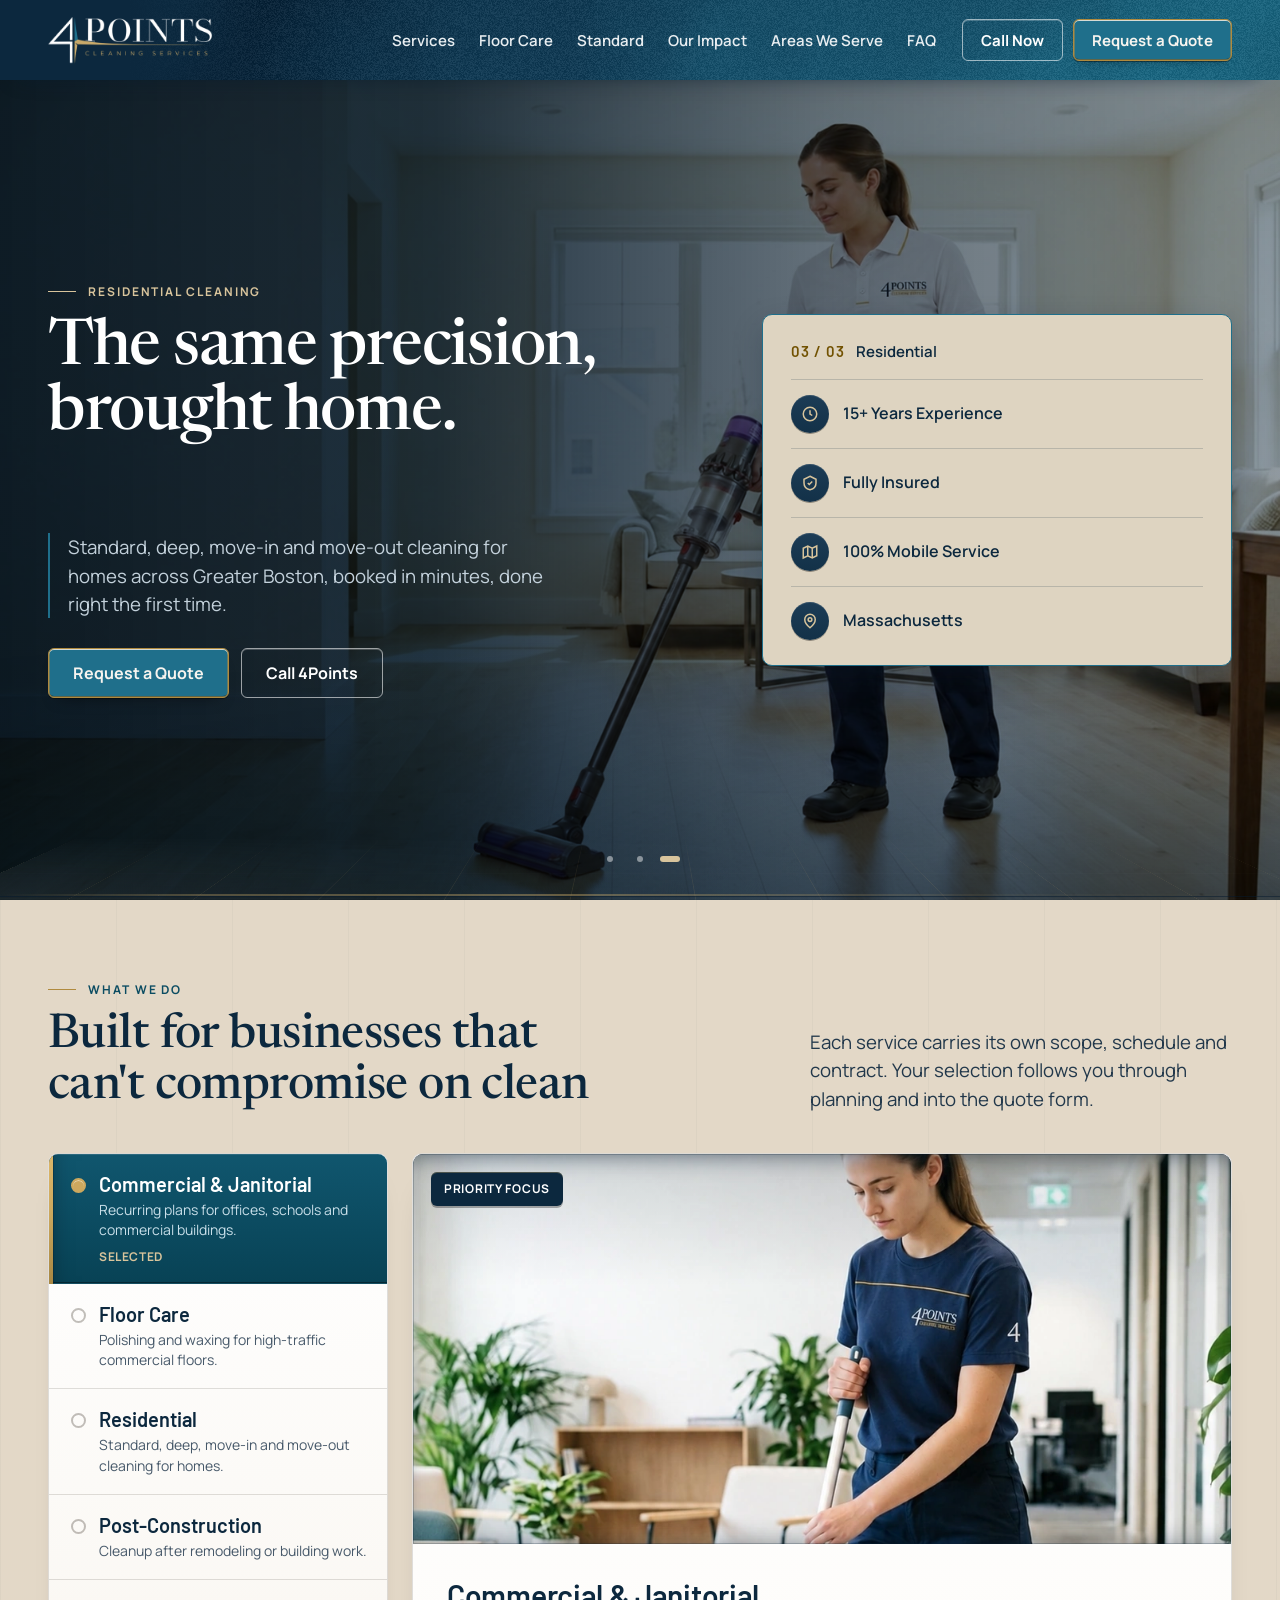
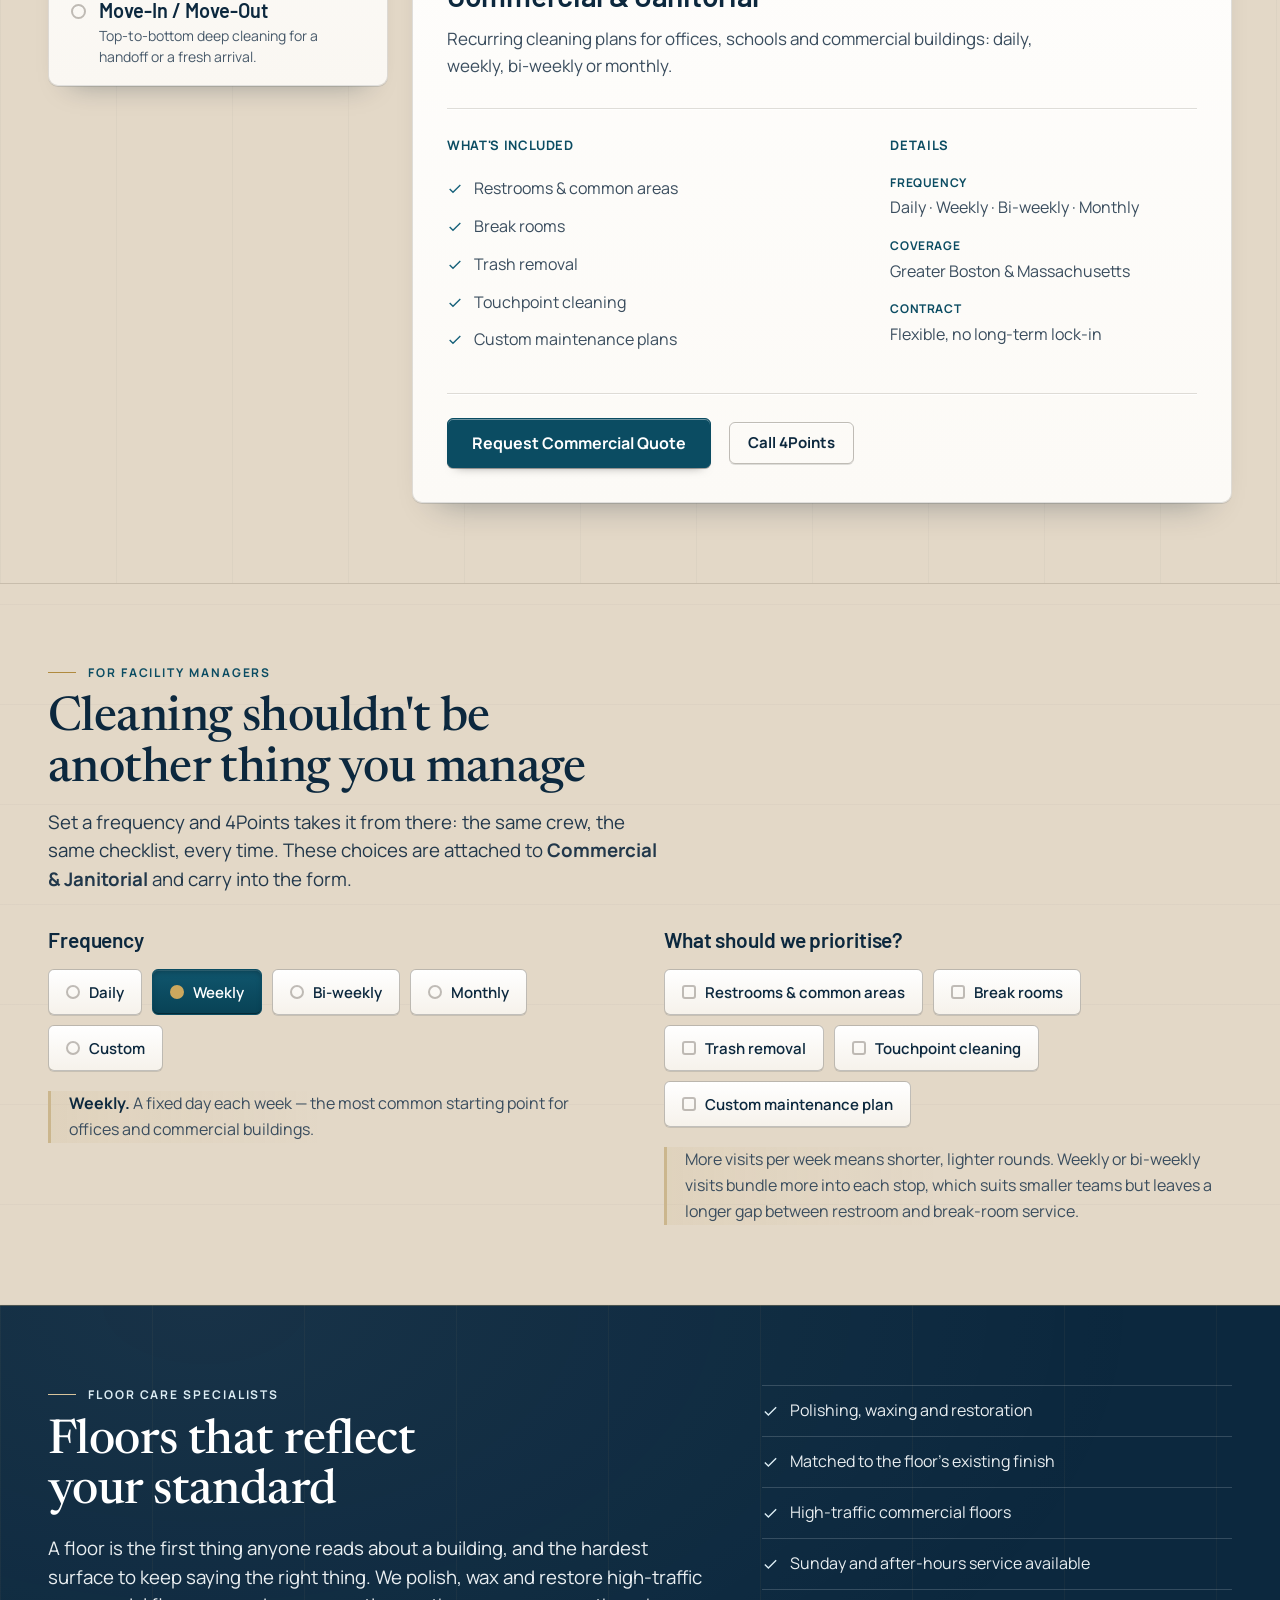
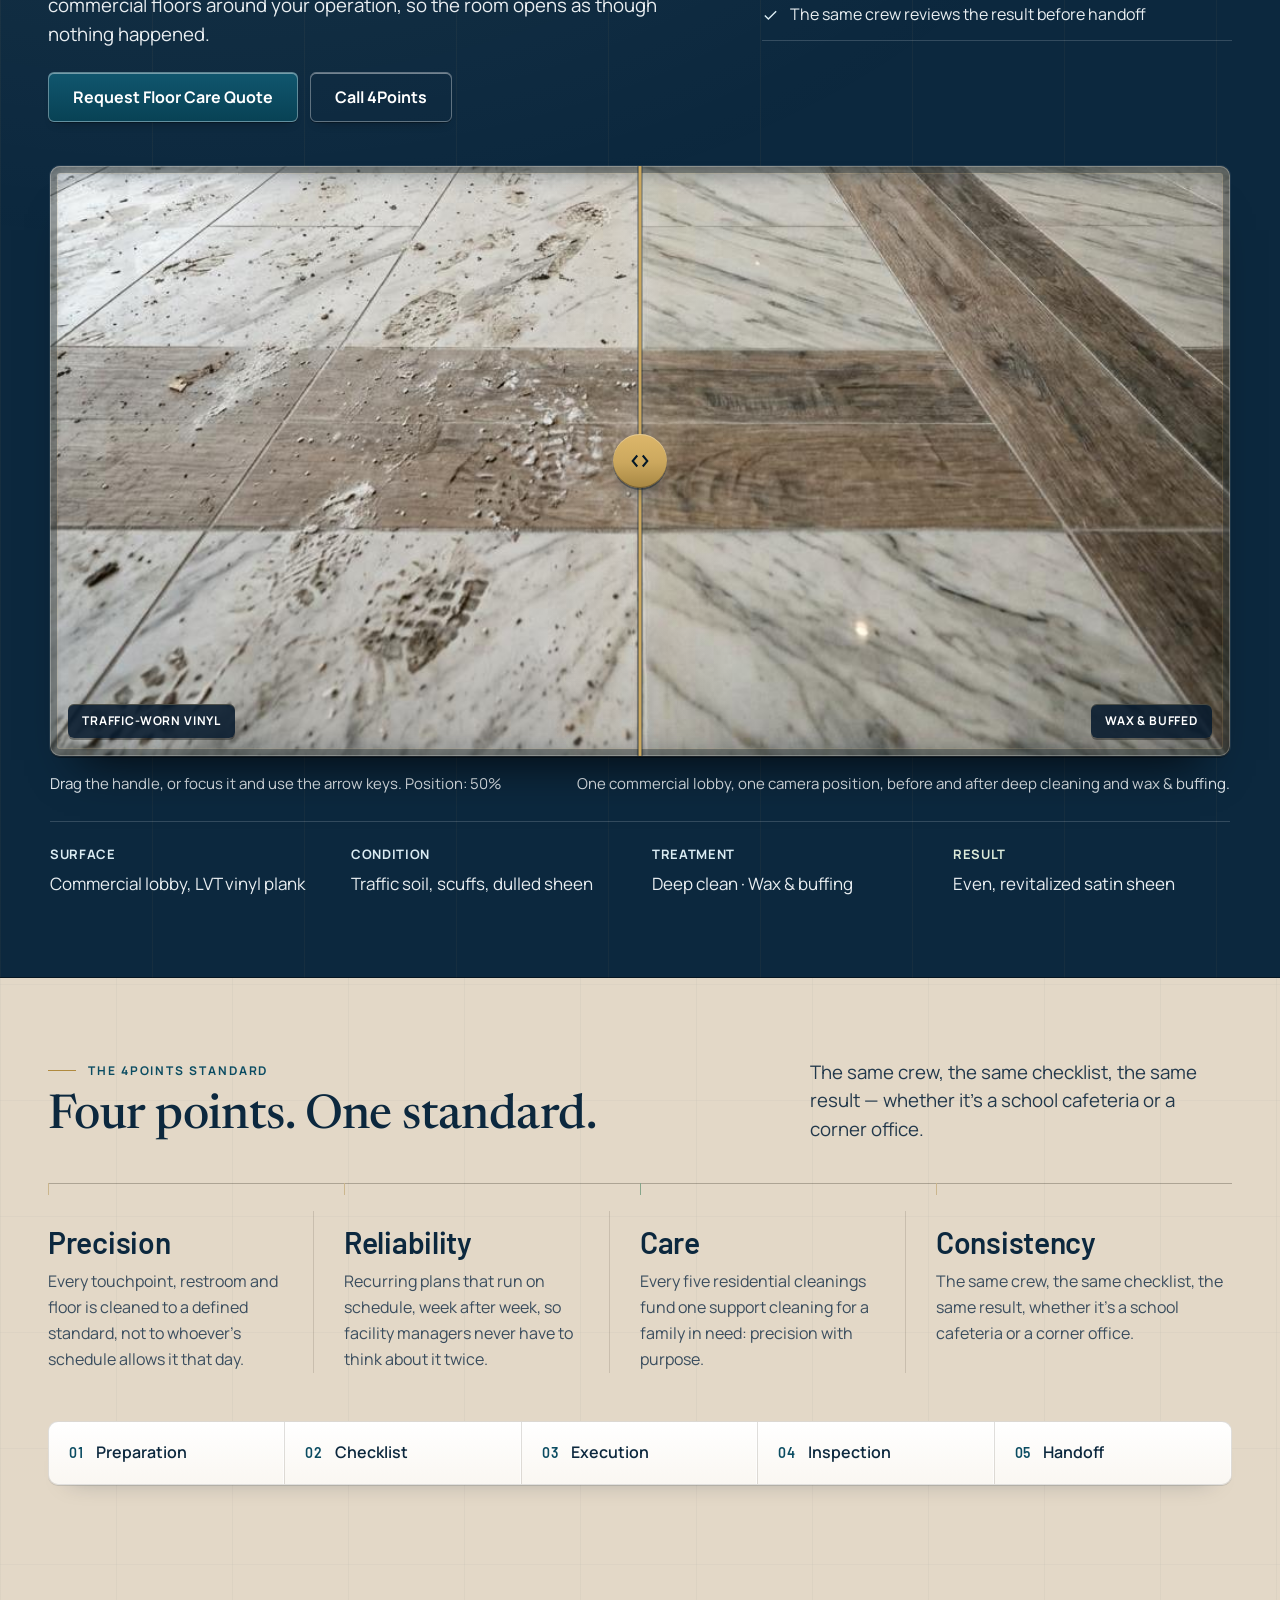
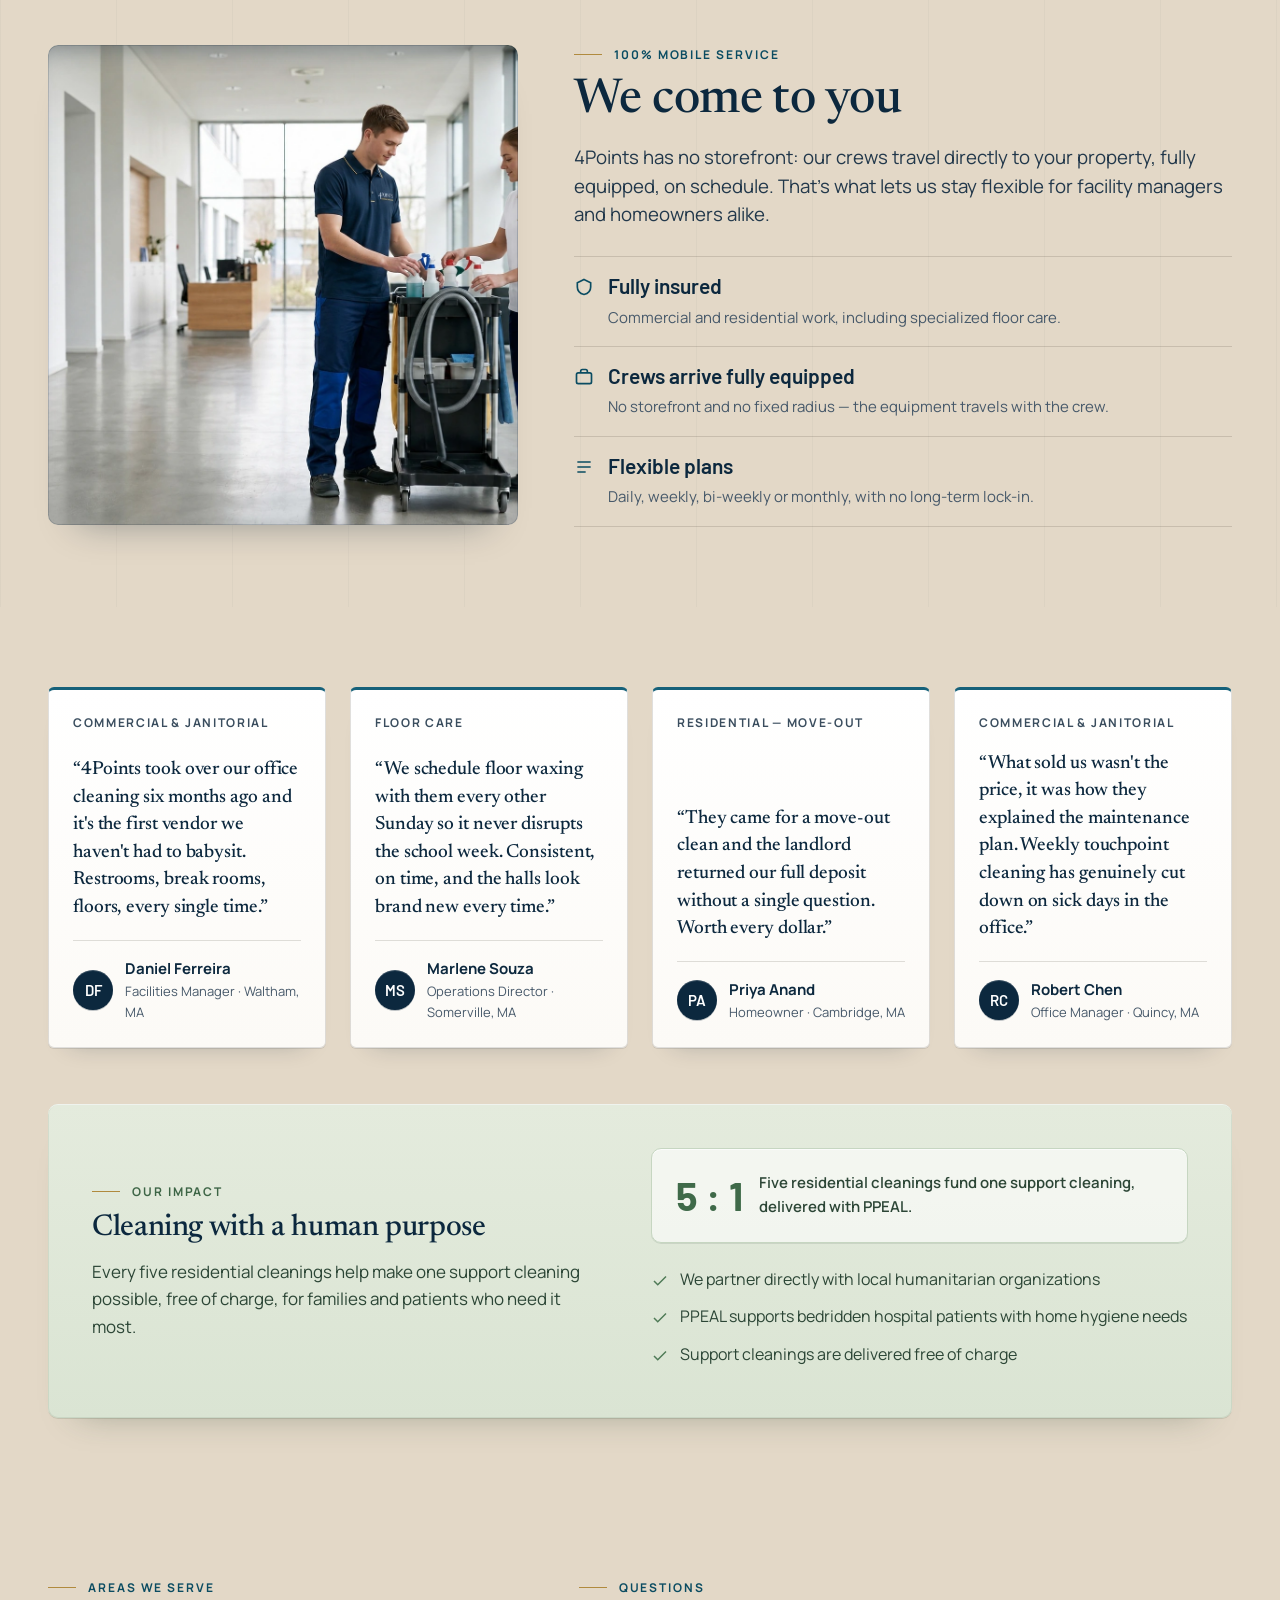
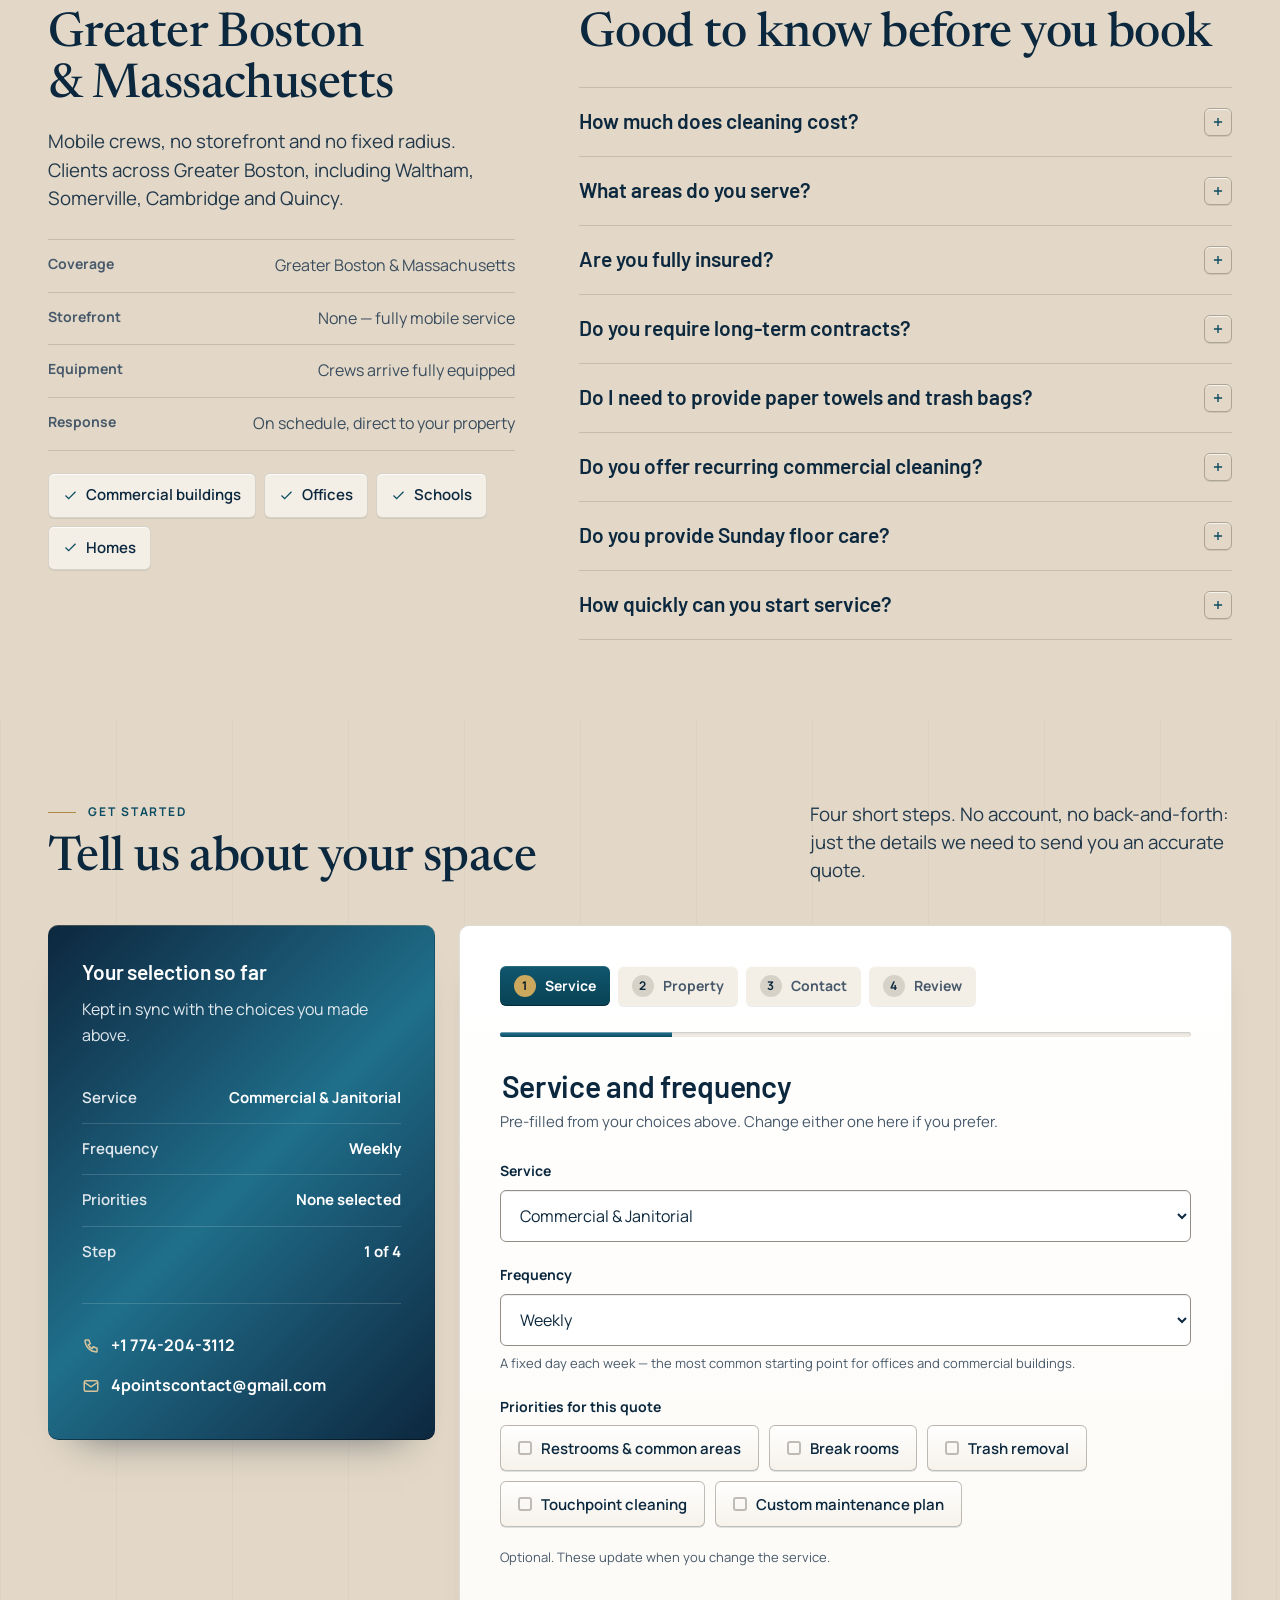
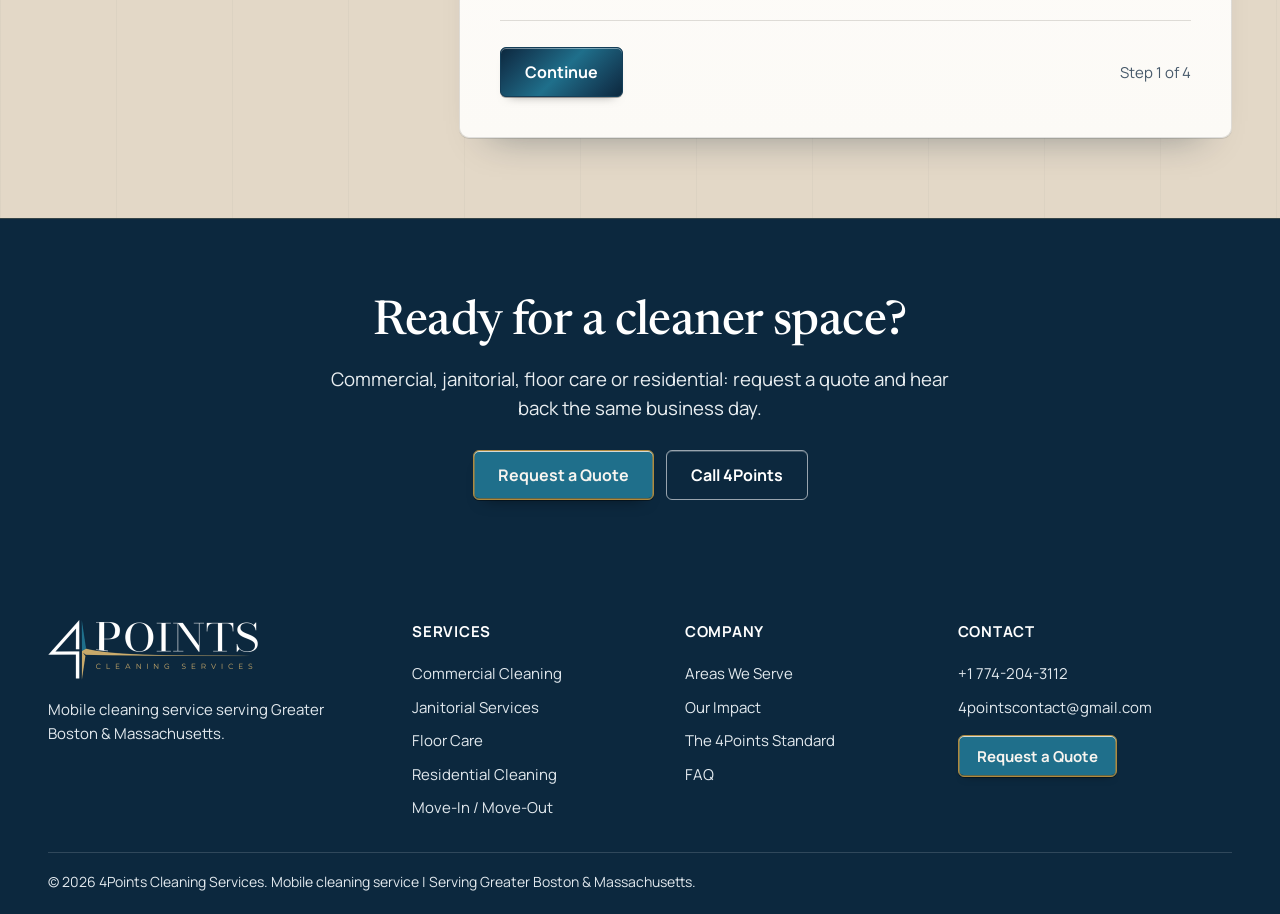
<file: index.html>
<!DOCTYPE html>
<html lang="en" data-art-direction="surface-plane" data-palette="atelie-operacional" data-brand-tones="logo" data-navy-flow="logo" data-navy-field="shader" data-sand-field="shader" data-cta-plate="osso" data-cta-fill="logo" data-hero-card="osso" data-header-logo="compacta" data-footer-height="compacta" data-btn-plate="rasante" data-type-scale="editorial" data-mobile-deck="baralho" data-mobile-chrome="seletor-indice">
<head>
<meta charset="UTF-8">
<meta name="viewport" content="width=device-width, initial-scale=1">
<title>4Points Cleaning Services | Commercial, Janitorial &amp; Floor Care | Greater Boston, MA</title>
<meta name="description" content="Precision commercial cleaning, janitorial services and floor care for facilities across Greater Boston and Massachusetts. Recurring plans, fully insured, 100% mobile.">
<link rel="icon" href="assets/images/favicon.png" sizes="150x150">
<link rel="preconnect" href="https://fonts.googleapis.com">
<link rel="preconnect" href="https://fonts.gstatic.com" crossorigin>
<link href="https://fonts.googleapis.com/css2?family=Barlow:wght@400;500;600;700&family=Manrope:wght@400;500;600;700&family=Newsreader:opsz,wght@6..72,500..600&display=swap" rel="stylesheet">
<link rel="stylesheet" href="css/styles.css?v=a1241d511e23">
</head>
<body>
<a class="skip" href="#main">Skip to main content</a>

<div class="nf-field" aria-hidden="true"><canvas class="nf-field__canvas" id="nfField"></canvas></div>
<div class="sf-field" aria-hidden="true"><canvas class="sf-field__canvas" id="sfField"></canvas></div>

<header class="site-header">
  <canvas class="nf-mirror" id="nfHeaderField" aria-hidden="true"></canvas>
  <div class="wrap u-relative">
    <div class="header-bar">
      <a class="logo" href="#top" aria-label="4Points Cleaning Services — home"></a>

      <nav class="main-nav" aria-label="Main">
        <ul>
          <li><a href="#services">Services</a></li>
          <li><a href="#floorcare">Floor Care</a></li>
          <li><a href="#approach">Standard</a></li>
          <li><a href="#impact">Our Impact</a></li>
          <li><a href="#coverage">Areas We Serve</a></li>
          <li><a href="#faq">FAQ</a></li>
        </ul>
      </nav>

      <div class="header-actions">
        <a class="btn btn--onDark btn--sm" href="tel:+17742043112">Call Now</a>
        <a class="btn btn--gold btn--sm js-cta" href="#quote" aria-label="Request a quote"><span><span class="btn__long">Request a </span>Quote</span></a>
      </div>

      <button class="nav-toggle" id="navToggle" type="button" aria-expanded="false" aria-controls="mobileNav">
        <svg width="18" height="18" viewBox="0 0 24 24" fill="none" stroke="currentColor" stroke-width="2.2" aria-hidden="true"><path d="M3 6h18M3 12h18M3 18h18"/></svg>
        <span id="navToggleLabel">Menu</span>
      </button>
    </div>

    <nav class="mobile-nav" aria-label="Mobile">
      <canvas class="nf-mirror" id="nfNavField" aria-hidden="true"></canvas>
      <div class="collapse" id="mobileNav" data-collapse>
        <div class="collapse__inner">
          <div class="nav-list">
          <a href="#services">Services</a>
          <a href="#planning">Planning</a>
          <a href="#floorcare">Floor Care</a>
          <a href="#approach">The 4Points Standard</a>
          <a href="#impact">Our Impact</a>
          <a href="#coverage">Areas We Serve</a>
          <a href="#faq">FAQ</a>
          </div>
          <div class="nav-actions">
          <a class="btn btn--gold js-cta" href="#quote">Request a Quote</a>
          <a class="btn btn--onDark" href="tel:+17742043112" aria-label="Call +1 774-204-3112">Call<span class="nav-tel"> +1 774-204-3112</span></a>
          </div>
        </div>
      </div>
    </nav>
  </div>
</header>
<div class="nav-scrim" id="navScrim" aria-hidden="true"></div>

<main id="main">

  <!-- Hero slider -->
  <section class="hero" id="top" aria-roledescription="carousel" aria-label="4Points services">
    <div class="hero__media" id="heroMedia" aria-hidden="true"></div>
    <div class="hero__veil" aria-hidden="true"></div>

    <div class="wrap hero__inner">
      <div class="hero__copy" id="heroCopy">
        <p class="hero__eyebrow" id="heroEyebrow"></p>
        <h1 id="heroTitle"></h1>
        <p class="hero__lead" id="heroLead"></p>
        <div class="hero__actions">
          <a class="btn btn--gold js-cta" href="#quote">Request a Quote</a>
          <a class="btn btn--onDark" href="tel:+17742043112">Call 4Points</a>
        </div>
      </div>

      <aside class="hero__card">
        <p class="hero__count"><b id="heroCount">01 / 03</b><span id="heroKind"></span></p>
        <ul class="cred" tabindex="0" role="group" aria-label="Credentials">
          <li><span class="cred__ico" aria-hidden="true"><svg width="18" height="18" viewBox="0 0 24 24" fill="none" stroke="currentColor" stroke-width="2"><circle cx="12" cy="12" r="9"/><path d="M12 7v5l3 2"/></svg></span>15+ Years Experience</li>
          <li><span class="cred__ico" aria-hidden="true"><svg width="18" height="18" viewBox="0 0 24 24" fill="none" stroke="currentColor" stroke-width="2"><path d="M12 3l8 4v5c0 4.5-3.2 7.9-8 9-4.8-1.1-8-4.5-8-9V7z"/><path d="M9 12l2 2 4-4"/></svg></span>Fully Insured</li>
          <li><span class="cred__ico" aria-hidden="true"><svg width="18" height="18" viewBox="0 0 24 24" fill="none" stroke="currentColor" stroke-width="2"><path d="M3 7l6-3 6 3 6-3v13l-6 3-6-3-6 3z"/><path d="M9 4v13M15 7v13"/></svg></span>100% Mobile Service</li>
          <li><span class="cred__ico" aria-hidden="true"><svg width="18" height="18" viewBox="0 0 24 24" fill="none" stroke="currentColor" stroke-width="2"><path d="M12 21s7-5.5 7-11a7 7 0 10-14 0c0 5.5 7 11 7 11z"/><circle cx="12" cy="10" r="2.5"/></svg></span>Massachusetts</li>
        </ul>
      </aside>
    </div>

    <div class="hero__nav">
      <div class="hero__dots" id="heroDots" role="group" aria-label="Choose slide"></div>
    </div>
  </section>

  <!-- Services + planning -->
  <span id="residential" class="sr-only" aria-hidden="true"></span>
  <section class="section bg-sand" id="services" aria-labelledby="svcTitle">
    <div class="sf-host" aria-hidden="true"><canvas class="sf-mirror"></canvas></div>
    <div class="wrap">
      <div class="sec-head">
        <div>
          <p class="label">What we do</p>
          <h2 class="h2 u-mt-12" id="svcTitle">Built for businesses that can't compromise on clean</h2>
        </div>
        <p class="lead">Each service carries its own scope, schedule and contract. Your selection follows you through planning and into the quote form.</p>
      </div>

      <div class="svc-layout">
        <div class="rail" id="rail" role="radiogroup" aria-label="Services">
          <span class="rail__marker" id="railMarker" aria-hidden="true"></span>
        </div>

        <article class="panel" id="panel">
          <div class="panel__photo" id="panelPhoto" role="img" aria-label="">
            <div class="panel__layer" id="layerA"></div>
            <div class="panel__layer" id="layerB"></div>
            <span class="panel__kind" id="panelKind"></span>
          </div>
          <div class="panel__body">
            <h3 class="h3" id="panelName"></h3>
            <p class="panel__desc" id="panelDesc"></p>
            <div class="panel__cols">
              <div>
                <h4 class="label">What's included</h4>
                <ul class="checks" id="panelIncl"></ul>
              </div>
              <div>
                <h4 class="label">Details</h4>
                <dl class="meta" id="panelMeta"></dl>
              </div>
            </div>
            <div class="panel__foot">
              <button class="btn btn--petrol js-svc-cta" type="button" id="panelCta"></button>
              <a class="btn btn--ghost btn--sm" href="tel:+17742043112">Call 4Points</a>
            </div>
          </div>
        </article>

        <div class="accordion" id="accordion"></div>
      </div>
    </div>
  </section>

  <!-- Planning -->
  <section class="section bg-ivory" id="planning" aria-labelledby="planTitle">
    <div class="sf-host" aria-hidden="true"><canvas class="sf-mirror"></canvas></div>
    <div class="wrap">
      <div class="plan__head">
          <p class="label">For facility managers</p>
          <h2 class="h2 u-mt-12" id="planTitle">Cleaning shouldn't be another thing you manage</h2>
          <p class="lead u-mt-12">Set a frequency and 4Points takes it from there: the same crew, the same checklist, every time. These choices are attached to <strong id="planSvc">your selected service</strong> and carry into the form.</p>
        </div>
        <div class="plan__grid">
          <div class="plan__block">
            <h3>Frequency</h3>
            <div class="chips" id="freqRow" role="radiogroup" aria-label="Cleaning frequency"></div>
            <p class="plan__note" id="freqDesc"></p>
          </div>
          <div class="plan__block">
            <h3>What should we prioritise?</h3>
            <div class="chips" id="needRow" role="group" aria-label="Focus areas"></div>
            <p class="plan__note" id="planNote"></p>
          </div>
        </div>
    </div>
  </section>

  <!-- Floor care -->
  <section class="section bg-white" id="floorcare" aria-labelledby="floorTitle">
    <div class="wrap">
      <div class="floor__head">
        <div>
          <p class="label">Floor care specialists</p>
          <h2 class="h2 u-mt-12" id="floorTitle">Floors that reflect your standard</h2>
          <p class="lead">A floor is the first thing anyone reads about a building, and the hardest surface to keep saying the right thing. We polish, wax and restore high-traffic commercial floors around your operation, so the room opens as though nothing happened.</p>
          <div class="u-actions-row">
            <a class="btn btn--petrol js-cta" href="#quote" data-service="floor">Request Floor Care Quote</a>
            <a class="btn btn--ghost" href="tel:+17742043112">Call 4Points</a>
          </div>
        </div>
        <ul class="floor__list">
          <li><svg width="17" height="17" viewBox="0 0 24 24" fill="none" stroke="currentColor" stroke-width="2" aria-hidden="true"><path d="M4 12l5 5L20 6"/></svg><span>Polishing, waxing and restoration</span></li>
          <li><svg width="17" height="17" viewBox="0 0 24 24" fill="none" stroke="currentColor" stroke-width="2" aria-hidden="true"><path d="M4 12l5 5L20 6"/></svg><span>Matched to the floor's existing finish</span></li>
          <li><svg width="17" height="17" viewBox="0 0 24 24" fill="none" stroke="currentColor" stroke-width="2" aria-hidden="true"><path d="M4 12l5 5L20 6"/></svg><span>High-traffic commercial floors</span></li>
          <li><svg width="17" height="17" viewBox="0 0 24 24" fill="none" stroke="currentColor" stroke-width="2" aria-hidden="true"><path d="M4 12l5 5L20 6"/></svg><span>Sunday and after-hours service available</span></li>
          <li><svg width="17" height="17" viewBox="0 0 24 24" fill="none" stroke="currentColor" stroke-width="2" aria-hidden="true"><path d="M4 12l5 5L20 6"/></svg><span>The same crew reviews the result before handoff</span></li>
        </ul>
      </div>

      <div class="compare" id="compare" style="--pos:50%">
        <div class="compare__side compare__side--before" role="img" aria-label="Commercial lobby with traffic-worn vinyl plank flooring, showing soil and scuffs before treatment."></div>
        <div class="compare__side compare__side--after" role="img" aria-label="The same lobby from the same camera position after deep cleaning and wax and buffing, with an even satin sheen."></div>
        <span class="compare__tag compare__tag--a">Traffic-worn vinyl</span>
        <span class="compare__tag compare__tag--b">Wax &amp; buffed</span>
        <span class="compare__bar" aria-hidden="true"></span>
        <button class="compare__knob" type="button" tabindex="-1" aria-hidden="true">
          <svg width="22" height="22" viewBox="0 0 24 24" fill="none" stroke="currentColor" stroke-width="2.2" aria-hidden="true"><path d="M9 6l-5 6 5 6M15 6l5 6-5 6"/></svg>
        </button>
        <input class="compare__range" id="cmpRange" type="range" min="0" max="100" value="50" step="1" aria-label="Before and after comparison position">
      </div>
      <div class="compare__foot">
        <p class="muted">Drag the handle, or focus it and use the arrow keys. Position: <span id="cmpValue">50</span>%</p>
        <p class="muted">One commercial lobby, one camera position, before and after deep cleaning and wax &amp; buffing.</p>
      </div>
      <dl class="case">
        <div><dt class="label">Surface</dt><dd class="u-m-5-0-0">Commercial lobby, LVT vinyl plank</dd></div>
        <div><dt class="label">Condition</dt><dd class="u-m-5-0-0">Traffic soil, scuffs, dulled sheen</dd></div>
        <div><dt class="label">Treatment</dt><dd class="u-m-5-0-0">Deep clean · Wax &amp; buffing</dd></div>
        <div><dt class="label">Result</dt><dd class="u-m-5-0-0">Even, revitalized satin sheen</dd></div>
      </dl>
    </div>
  </section>

  <!-- The 4Points standard -->
  <section class="section bg-paper" id="approach" aria-labelledby="approachTitle">
    <div class="sf-host" aria-hidden="true"><canvas class="sf-mirror"></canvas></div>
    <div class="wrap">
      <div class="sec-head">
        <div>
          <p class="label">The 4Points standard</p>
          <h2 class="h2 u-mt-12" id="approachTitle">Four points. One standard.</h2>
        </div>
        <p class="lead">The same crew, the same checklist, the same result — whether it's a school cafeteria or a corner office.</p>
      </div>

      <div class="pillars">
        <div class="pillars__rule" aria-hidden="true">
          <span class="u-left-0"></span><span class="u-left-25"></span><span class="u-left-50"></span><span class="u-left-75"></span>
        </div>
        <div class="pillars__grid">
          <div class="pillar">
            <h3>Precision</h3>
            <p>Every touchpoint, restroom and floor is cleaned to a defined standard, not to whoever's schedule allows it that day.</p>
          </div>
          <div class="pillar">
            <h3>Reliability</h3>
            <p>Recurring plans that run on schedule, week after week, so facility managers never have to think about it twice.</p>
          </div>
          <div class="pillar">
            <h3>Care</h3>
            <p>Every five residential cleanings fund one support cleaning for a family in need: precision with purpose.</p>
          </div>
          <div class="pillar">
            <h3>Consistency</h3>
            <p>The same crew, the same checklist, the same result, whether it's a school cafeteria or a corner office.</p>
          </div>
        </div>
      </div>

      <ol class="process" aria-label="How a visit runs">
        <li><b>01</b>Preparation</li>
        <li><b>02</b>Checklist</li>
        <li><b>03</b>Execution</li>
        <li><b>04</b>Inspection</li>
        <li><b>05</b>Handoff</li>
      </ol>
    </div>
  </section>

  <!-- Team + testimonials -->
  <section class="section bg-sand" id="team" aria-labelledby="teamTitle">
    <div class="sf-host" aria-hidden="true"><canvas class="sf-mirror"></canvas></div>
    <div class="wrap">
      <div class="team">
        <div class="team__photo" role="img" aria-label="Two 4Points team members in uniform checking supplies on a janitorial cart before starting a shift."></div>
        <div>
          <p class="label">100% mobile service</p>
          <h2 class="h2 u-mt-12" id="teamTitle">We come to you</h2>
          <p class="lead">4Points has no storefront: our crews travel directly to your property, fully equipped, on schedule. That's what lets us stay flexible for facility managers and homeowners alike.</p>
          <ul class="trust">
            <li>
              <svg width="20" height="20" viewBox="0 0 24 24" fill="none" stroke="currentColor" stroke-width="2" aria-hidden="true"><path d="M12 3l8 4v5c0 4.5-3.2 7.9-8 9-4.8-1.1-8-4.5-8-9V7z"/></svg>
              <span><strong>Fully insured</strong><span>Commercial and residential work, including specialized floor care.</span></span>
            </li>
            <li>
              <svg width="20" height="20" viewBox="0 0 24 24" fill="none" stroke="currentColor" stroke-width="2" aria-hidden="true"><rect x="3" y="7" width="18" height="13" rx="2"/><path d="M8 7V5a2 2 0 012-2h4a2 2 0 012 2v2"/></svg>
              <span><strong>Crews arrive fully equipped</strong><span>No storefront and no fixed radius — the equipment travels with the crew.</span></span>
            </li>
            <li>
              <svg width="20" height="20" viewBox="0 0 24 24" fill="none" stroke="currentColor" stroke-width="2" aria-hidden="true"><path d="M4 6h16M4 12h16M4 18h10"/></svg>
              <span><strong>Flexible plans</strong><span>Daily, weekly, bi-weekly or monthly, with no long-term lock-in.</span></span>
            </li>
          </ul>
        </div>
      </div>

    </div>
  </section>

  <!-- Testimonials + impact -->
  <section class="section bg-white" id="impact" aria-label="Client feedback and our impact">
    <div class="sf-host" aria-hidden="true"><canvas class="sf-mirror"></canvas></div>
    <div class="wrap">
      <div class="quotes" aria-label="Client feedback">
        <blockquote class="quote">
          <p class="quote__kind">Commercial &amp; Janitorial</p>
          <p>“4Points took over our office cleaning six months ago and it's the first vendor we haven't had to babysit. Restrooms, break rooms, floors, every single time.”</p>
          <cite><span class="quote__ini" aria-hidden="true">DF</span><span><strong>Daniel Ferreira</strong><small>Facilities Manager · Waltham, MA</small></span></cite>
        </blockquote>
        <blockquote class="quote">
          <p class="quote__kind">Floor Care</p>
          <p>“We schedule floor waxing with them every other Sunday so it never disrupts the school week. Consistent, on time, and the halls look brand new every time.”</p>
          <cite><span class="quote__ini" aria-hidden="true">MS</span><span><strong>Marlene Souza</strong><small>Operations Director · Somerville, MA</small></span></cite>
        </blockquote>
        <blockquote class="quote">
          <p class="quote__kind">Residential — Move-Out</p>
          <p>“They came for a move-out clean and the landlord returned our full deposit without a single question. Worth every dollar.”</p>
          <cite><span class="quote__ini" aria-hidden="true">PA</span><span><strong>Priya Anand</strong><small>Homeowner · Cambridge, MA</small></span></cite>
        </blockquote>
        <blockquote class="quote">
          <p class="quote__kind">Commercial &amp; Janitorial</p>
          <p>“What sold us wasn't the price, it was how they explained the maintenance plan. Weekly touchpoint cleaning has genuinely cut down on sick days in the office.”</p>
          <cite><span class="quote__ini" aria-hidden="true">RC</span><span><strong>Robert Chen</strong><small>Office Manager · Quincy, MA</small></span></cite>
        </blockquote>
      </div>

      <div class="impact">
        <div>
          <p class="label u-label-sage">Our impact</p>
          <h3 class="u-mt-10">Cleaning with a human purpose</h3>
          <p>Every five residential cleanings help make one support cleaning possible, free of charge, for families and patients who need it most.</p>
        </div>
        <div>
          <div class="ratio">
            <b>5 : 1</b>
            <span>Five residential cleanings fund one support cleaning, delivered with PPEAL.</span>
          </div>
          <ul>
            <li><svg width="18" height="18" viewBox="0 0 24 24" fill="none" stroke="currentColor" stroke-width="2" aria-hidden="true"><path d="M4 12l5 5L20 6"/></svg><span>We partner directly with local humanitarian organizations</span></li>
            <li><svg width="18" height="18" viewBox="0 0 24 24" fill="none" stroke="currentColor" stroke-width="2" aria-hidden="true"><path d="M4 12l5 5L20 6"/></svg><span>PPEAL supports bedridden hospital patients with home hygiene needs</span></li>
            <li><svg width="18" height="18" viewBox="0 0 24 24" fill="none" stroke="currentColor" stroke-width="2" aria-hidden="true"><path d="M4 12l5 5L20 6"/></svg><span>Support cleanings are delivered free of charge</span></li>
          </ul>
        </div>
      </div>
    </div>
  </section>

  <!-- Coverage + FAQ -->
  <span id="areas" class="sr-only" aria-hidden="true"></span>
  <section class="section bg-paper" id="coverage" aria-labelledby="covTitle">
    <div class="sf-host" aria-hidden="true"><canvas class="sf-mirror"></canvas></div>
    <div class="wrap">
      <div class="cov">
        <div>
          <p class="label">Areas we serve</p>
          <h2 class="h2 u-mt-12" id="covTitle">Greater Boston &amp; Massachusetts</h2>
          <p class="lead">Mobile crews, no storefront and no fixed radius. Clients across Greater Boston, including Waltham, Somerville, Cambridge and Quincy.</p>
          <dl class="cov__facts">
            <div><dt>Coverage</dt><dd>Greater Boston &amp; Massachusetts</dd></div>
            <div><dt>Storefront</dt><dd>None — fully mobile service</dd></div>
            <div><dt>Equipment</dt><dd>Crews arrive fully equipped</dd></div>
            <div><dt>Response</dt><dd>On schedule, direct to your property</dd></div>
          </dl>
          <ul class="serves" aria-label="Property types we serve">
            <li><svg width="15" height="15" viewBox="0 0 24 24" fill="none" stroke="currentColor" stroke-width="2" aria-hidden="true"><path d="M4 12l5 5L20 6"/></svg>Commercial buildings</li>
            <li><svg width="15" height="15" viewBox="0 0 24 24" fill="none" stroke="currentColor" stroke-width="2" aria-hidden="true"><path d="M4 12l5 5L20 6"/></svg>Offices</li>
            <li><svg width="15" height="15" viewBox="0 0 24 24" fill="none" stroke="currentColor" stroke-width="2" aria-hidden="true"><path d="M4 12l5 5L20 6"/></svg>Schools</li>
            <li><svg width="15" height="15" viewBox="0 0 24 24" fill="none" stroke="currentColor" stroke-width="2" aria-hidden="true"><path d="M4 12l5 5L20 6"/></svg>Homes</li>
          </ul>
        </div>

        <div id="faq">
          <p class="label">Questions</p>
          <h2 class="h2 u-mt-12">Good to know before you book</h2>
          <div class="faq">
            <div class="faq__item">
              <h3 class="faq__q"><button class="faq__btn" type="button" aria-expanded="false" aria-controls="faq1">How much does cleaning cost?<span class="faq__icon" aria-hidden="true"><svg class="plus" width="14" height="14" viewBox="0 0 24 24" fill="none" stroke="currentColor" stroke-width="2.4"><path d="M12 5v14M5 12h14"/></svg><svg class="minus" width="14" height="14" viewBox="0 0 24 24" fill="none" stroke="currentColor" stroke-width="2.4"><path d="M5 12h14"/></svg></span></button></h3>
              <div class="collapse" id="faq1" data-collapse><div class="collapse__inner">Pricing depends on property type, size and frequency. Commercial plans are quoted after a short walkthrough or photo review; residential cleanings are priced per visit. Request a quote and we'll give you a straight answer.</div></div>
            </div>
            <div class="faq__item">
              <h3 class="faq__q"><button class="faq__btn" type="button" aria-expanded="false" aria-controls="faq2">What areas do you serve?<span class="faq__icon" aria-hidden="true"><svg class="plus" width="14" height="14" viewBox="0 0 24 24" fill="none" stroke="currentColor" stroke-width="2.4"><path d="M12 5v14M5 12h14"/></svg><svg class="minus" width="14" height="14" viewBox="0 0 24 24" fill="none" stroke="currentColor" stroke-width="2.4"><path d="M5 12h14"/></svg></span></button></h3>
              <div class="collapse" id="faq2" data-collapse><div class="collapse__inner">We serve Greater Boston and the surrounding Massachusetts area as a fully mobile service: our crews come directly to your property.</div></div>
            </div>
            <div class="faq__item">
              <h3 class="faq__q"><button class="faq__btn" type="button" aria-expanded="false" aria-controls="faq3">Are you fully insured?<span class="faq__icon" aria-hidden="true"><svg class="plus" width="14" height="14" viewBox="0 0 24 24" fill="none" stroke="currentColor" stroke-width="2.4"><path d="M12 5v14M5 12h14"/></svg><svg class="minus" width="14" height="14" viewBox="0 0 24 24" fill="none" stroke="currentColor" stroke-width="2.4"><path d="M5 12h14"/></svg></span></button></h3>
              <div class="collapse" id="faq3" data-collapse><div class="collapse__inner">Yes. 4Points is fully insured for commercial and residential work, including specialized floor care.</div></div>
            </div>
            <div class="faq__item">
              <h3 class="faq__q"><button class="faq__btn" type="button" aria-expanded="false" aria-controls="faq4">Do you require long-term contracts?<span class="faq__icon" aria-hidden="true"><svg class="plus" width="14" height="14" viewBox="0 0 24 24" fill="none" stroke="currentColor" stroke-width="2.4"><path d="M12 5v14M5 12h14"/></svg><svg class="minus" width="14" height="14" viewBox="0 0 24 24" fill="none" stroke="currentColor" stroke-width="2.4"><path d="M5 12h14"/></svg></span></button></h3>
              <div class="collapse" id="faq4" data-collapse><div class="collapse__inner">No. We offer flexible recurring plans — daily, weekly, bi-weekly or monthly — that you can adjust as your needs change.</div></div>
            </div>
            <div class="faq__item">
              <h3 class="faq__q"><button class="faq__btn" type="button" aria-expanded="false" aria-controls="faq5">Do I need to provide paper towels and trash bags?<span class="faq__icon" aria-hidden="true"><svg class="plus" width="14" height="14" viewBox="0 0 24 24" fill="none" stroke="currentColor" stroke-width="2.4"><path d="M12 5v14M5 12h14"/></svg><svg class="minus" width="14" height="14" viewBox="0 0 24 24" fill="none" stroke="currentColor" stroke-width="2.4"><path d="M5 12h14"/></svg></span></button></h3>
              <div class="collapse" id="faq5" data-collapse><div class="collapse__inner">Clients provide paper towels and plastic trash bags. Everything else — products, machines and crew equipment — comes with us.</div></div>
            </div>
            <div class="faq__item">
              <h3 class="faq__q"><button class="faq__btn" type="button" aria-expanded="false" aria-controls="faq6">Do you offer recurring commercial cleaning?<span class="faq__icon" aria-hidden="true"><svg class="plus" width="14" height="14" viewBox="0 0 24 24" fill="none" stroke="currentColor" stroke-width="2.4"><path d="M12 5v14M5 12h14"/></svg><svg class="minus" width="14" height="14" viewBox="0 0 24 24" fill="none" stroke="currentColor" stroke-width="2.4"><path d="M5 12h14"/></svg></span></button></h3>
              <div class="collapse" id="faq6" data-collapse><div class="collapse__inner">Yes — recurring commercial and janitorial service is our core focus, with custom maintenance plans built around your facility.</div></div>
            </div>
            <div class="faq__item">
              <h3 class="faq__q"><button class="faq__btn" type="button" aria-expanded="false" aria-controls="faq7">Do you provide Sunday floor care?<span class="faq__icon" aria-hidden="true"><svg class="plus" width="14" height="14" viewBox="0 0 24 24" fill="none" stroke="currentColor" stroke-width="2.4"><path d="M12 5v14M5 12h14"/></svg><svg class="minus" width="14" height="14" viewBox="0 0 24 24" fill="none" stroke="currentColor" stroke-width="2.4"><path d="M5 12h14"/></svg></span></button></h3>
              <div class="collapse" id="faq7" data-collapse><div class="collapse__inner">Yes. Floor polishing and waxing is frequently scheduled on Sundays or after hours so it never disrupts your operation.</div></div>
            </div>
            <div class="faq__item">
              <h3 class="faq__q"><button class="faq__btn" type="button" aria-expanded="false" aria-controls="faq8">How quickly can you start service?<span class="faq__icon" aria-hidden="true"><svg class="plus" width="14" height="14" viewBox="0 0 24 24" fill="none" stroke="currentColor" stroke-width="2.4"><path d="M12 5v14M5 12h14"/></svg><svg class="minus" width="14" height="14" viewBox="0 0 24 24" fill="none" stroke="currentColor" stroke-width="2.4"><path d="M5 12h14"/></svg></span></button></h3>
              <div class="collapse" id="faq8" data-collapse><div class="collapse__inner">Most recurring commercial plans can start within a week of your quote being confirmed. Residential and one-time visits are often scheduled sooner, depending on availability.</div></div>
            </div>
          </div>
        </div>
      </div>
    </div>
  </section>

  <!-- Quote -->
  <section class="section bg-sand" id="quote" aria-labelledby="quoteTitle">
    <div class="sf-host" aria-hidden="true"><canvas class="sf-mirror"></canvas></div>
    <div class="wrap">
      <div class="sec-head">
        <div>
          <p class="label">Get started</p>
          <h2 class="h2 u-mt-12" id="quoteTitle">Tell us about your space</h2>
        </div>
        <p class="lead">Four short steps. No account, no back-and-forth: just the details we need to send you an accurate quote.</p>
      </div>

      <div class="quote-grid">
        <aside class="aside on-dark">
          <h3>Your selection so far</h3>
          <p>Kept in sync with the choices you made above.</p>
          <dl>
            <div class="sum-row"><dt>Service</dt><dd id="sumService">—</dd></div>
            <div class="sum-row"><dt>Frequency</dt><dd id="sumFreq">—</dd></div>
            <div class="sum-row"><dt>Priorities</dt><dd id="sumNeeds">None selected</dd></div>
            <div class="sum-row"><dt>Step</dt><dd id="sumStep">1 of 4</dd></div>
          </dl>
          <div class="aside__contact">
            <a href="tel:+17742043112"><svg width="18" height="18" viewBox="0 0 24 24" fill="none" stroke="currentColor" stroke-width="2" aria-hidden="true"><path d="M5 4h4l2 5-2.5 1.5a11 11 0 005 5L15 13l5 2v4a1 1 0 01-1 1A16 16 0 014 5a1 1 0 011-1z"/></svg>+1 774-204-3112</a>
            <a href="mailto:4pointscontact@gmail.com"><svg width="18" height="18" viewBox="0 0 24 24" fill="none" stroke="currentColor" stroke-width="2" aria-hidden="true"><rect x="3" y="5" width="18" height="14" rx="2"/><path d="M3 7l9 6 9-6"/></svg>4pointscontact@gmail.com</a>
          </div>
        </aside>

        <div class="card">
          <div id="formShell">
            <ol class="steps" aria-label="Form progress">
              <li class="step-pill is-active" data-step="1"><em>1</em>Service</li>
              <li class="step-pill" data-step="2"><em>2</em>Property</li>
              <li class="step-pill" data-step="3"><em>3</em>Contact</li>
              <li class="step-pill" data-step="4"><em>4</em>Review</li>
            </ol>
            <div class="progress"><div class="progress__bar" id="progressBar" style="width:25%"></div></div>

            <div class="form-error" id="formError" role="alert">
              <h3 class="form-error__title" id="formErrorTitle" tabindex="-1">We couldn't send your request</h3>
              <p>Something failed on our side and nothing was submitted. Your answers are still filled in below — try again in a moment, or call <a href="tel:+17742043112">+1 774-204-3112</a> and we'll take the details over the phone.</p>
            </div>

            <form id="quoteForm" novalidate>
              <fieldset class="step" data-step="1">
                <legend>Service and frequency</legend>
                <p class="hint">Pre-filled from your choices above. Change either one here if you prefer.</p>
                <div class="field">
                  <label for="fService">Service</label>
                  <select id="fService" name="service">
                    <option value="commercial">Commercial &amp; Janitorial</option>
                    <option value="floor">Floor Care</option>
                    <option value="residential">Residential</option>
                    <option value="post">Post-Construction</option>
                    <option value="move">Move-In / Move-Out</option>
                  </select>
                </div>
                <div class="field">
                  <label for="fFreq">Frequency</label>
                  <select id="fFreq" name="frequency"></select>
                  <p class="help" id="fFreqHelp"></p>
                </div>
                <div class="field">
                  <span class="lbl" id="needLbl">Priorities for this quote</span>
                  <div class="chips" id="fNeedRow" role="group" aria-labelledby="needLbl"></div>
                  <p class="help">Optional. These update when you change the service.</p>
                </div>
              </fieldset>

              <fieldset class="step" data-step="2" hidden>
                <legend>Property and requirements</legend>
                <p class="hint">Rough numbers are fine — commercial plans are confirmed after a short walkthrough or photo review.</p>
                <div class="two">
                  <div class="field" id="wrapType">
                    <label for="fType">Property type</label>
                    <select id="fType" name="propertyType">
                      <option value="">Select…</option>
                      <option>Commercial building</option><option>Office</option><option>School</option>
                      <option>Retail</option><option>Medical or clinic</option>
                      <option>Home or apartment</option><option>Other</option>
                    </select>
                    <p class="err" id="errType">Please choose a property type.</p>
                  </div>
                  <div class="field" id="wrapSize">
                    <label for="fSize">Approximate size (sq ft)</label>
                    <input id="fSize" name="size" type="number" min="100" step="50" inputmode="numeric" placeholder="e.g. 4500">
                    <p class="err" id="errSize">Enter an approximate size of 100 sq ft or more.</p>
                  </div>
                </div>
                <div class="two">
                  <div class="field">
                    <label for="fFloors">Floor surfaces</label>
                    <select id="fFloors" name="floors">
                      <option value="">Not sure yet</option>
                      <option>Mostly carpet</option>
                      <option>Vinyl or LVT</option>
                      <option>Tile or stone</option>
                      <option>Polished concrete</option>
                      <option>Mixed surfaces</option>
                    </select>
                  </div>
                  <div class="field">
                    <label for="fAccess">Preferred service window</label>
                    <select id="fAccess" name="access">
                      <option value="">No preference</option>
                      <option>Business hours</option><option>Evenings</option>
                      <option>Overnight</option><option>Sundays</option><option>Weekends</option>
                    </select>
                  </div>
                </div>
                <div class="field">
                  <label for="fNotes">Anything specific we should know</label>
                  <textarea id="fNotes" name="notes" placeholder="Access codes, restricted areas, deadline for handover…"></textarea>
                  <p class="help">Optional, but it usually makes the first quote more accurate.</p>
                </div>
              </fieldset>

              <fieldset class="step" data-step="3" hidden>
                <legend>How we reach you</legend>
                <p class="hint">We follow up the same business day with your quote.</p>
                <div class="two">
                  <div class="field" id="wrapName">
                    <label for="fName">Full name</label>
                    <input id="fName" name="name" type="text" autocomplete="name" placeholder="Jordan Alves">
                    <p class="err" id="errName">Please enter your name.</p>
                  </div>
                  <div class="field">
                    <label for="fCompany">Company <span class="u-optional">(optional)</span></label>
                    <input id="fCompany" name="company" type="text" autocomplete="organization" placeholder="Northline Offices">
                  </div>
                </div>
                <div class="two">
                  <div class="field" id="wrapEmail">
                    <label for="fEmail">Email</label>
                    <input id="fEmail" name="email" type="email" autocomplete="email" placeholder="you@company.com">
                    <p class="err" id="errEmail">Enter a valid email address so we can send the quote.</p>
                  </div>
                  <div class="field">
                    <label for="fPhone">Phone <span class="u-optional">(optional)</span></label>
                    <input id="fPhone" name="phone" type="tel" autocomplete="tel" placeholder="(000) 000-0000">
                  </div>
                </div>
                <div class="field" id="wrapAddr">
                  <label for="fAddr">Service area or address</label>
                  <input id="fAddr" name="address" type="text" autocomplete="street-address" placeholder="City or neighbourhood in Greater Boston">
                  <p class="err" id="errAddr">Tell us roughly where the space is.</p>
                </div>
              </fieldset>

              <fieldset class="step" data-step="4" hidden>
                <legend>Review your request</legend>
                <p class="hint">Check the details below. Use edit to jump back to any step — answers stay filled in.</p>
                <dl class="review" id="reviewList"></dl>
                <p class="notice">Sending this request emails your details straight to our team. We reply the same business day — usually within a few hours.</p>
              </fieldset>

              <div class="form-nav">
                <button class="btn btn--ghost" type="button" id="btnBack" hidden>Back</button>
                <button class="btn btn--primary" type="button" id="btnNext">Continue</button>
                <button class="btn btn--petrol" type="submit" id="btnSubmit" hidden>Submit request</button>
                <p class="muted" id="stepCount">Step 1 of 4</p>
              </div>
            </form>
          </div>

          <div class="status" id="formSending" role="status" aria-live="polite">
            <div class="spinner" aria-hidden="true"></div>
            <h3 class="h3 u-mb-8">Processing your request…</h3>
            <p class="muted">Checking the details and preparing the summary.</p>
          </div>

          <div class="status" id="formDone" role="status" aria-live="polite">
            <div class="done-mark" aria-hidden="true"><svg width="26" height="26" viewBox="0 0 24 24" fill="none" stroke="currentColor" stroke-width="2.4"><path d="M4 12l5 5L20 6"/></svg></div>
            <h3 class="h3 u-mb-10" id="doneTitle" tabindex="-1">Request received</h3>
            <p class="lead u-mb-22">Your request is with our team and we reply the same business day. <strong>Here is exactly what we received.</strong> If it is urgent, call +1 774-204-3112 and we pick up.</p>
            <dl class="review" id="doneList"></dl>
            <button class="btn btn--ghost" type="button" id="btnRestart">Send another request</button>
          </div>
        </div>
      </div>
    </div>
  </section>

  <!-- Convite final -->
  <section class="section cta-band" id="ready" aria-labelledby="ctaTitle">
    <div class="wrap">
      <h2 class="h2" id="ctaTitle">Ready for a cleaner space?</h2>
      <p class="lead">Commercial, janitorial, floor care or residential: request a quote and hear back the same business day.</p>
      <div class="cta-band__actions">
        <a class="btn btn--gold js-cta" href="#quote">Request a Quote</a>
        <a class="btn btn--onDark" href="tel:+17742043112">Call 4Points</a>
      </div>
    </div>
  </section>
</main>

<footer class="site-footer">
  <div class="wrap">
    <div class="footer-grid">
      <div class="ft-brand">
        <a class="logo logo--footer u-mb-18" href="#top" aria-label="4Points Cleaning Services — home"></a>
        <p>Mobile cleaning service serving Greater Boston &amp; Massachusetts.</p>
      </div>
      <div class="ft-services">
        <h4>Services</h4>
        <ul>
          <li><a href="#services" data-service="commercial">Commercial Cleaning</a></li>
          <li><a href="#services" data-service="commercial">Janitorial Services</a></li>
          <li><a href="#floorcare">Floor Care</a></li>
          <li><a href="#services" data-service="residential">Residential Cleaning</a></li>
          <li><a href="#services" data-service="move">Move-In / Move-Out</a></li>
        </ul>
      </div>
      <div class="ft-company">
        <h4>Company</h4>
        <ul>
          <li><a href="#coverage">Areas We Serve</a></li>
          <li><a href="#impact">Our Impact</a></li>
          <li><a href="#approach">The 4Points Standard</a></li>
          <li><a href="#faq">FAQ</a></li>
        </ul>
      </div>
      <div class="ft-contact">
        <h4>Contact</h4>
        <ul>
          <li><a href="tel:+17742043112" aria-label="Call +1 774-204-3112">+1 774-204-3112</a></li>
          <li><a href="mailto:4pointscontact@gmail.com" aria-label="Email 4pointscontact@gmail.com">4pointscontact@gmail.com</a></li>
        </ul>
        <a class="btn btn--gold btn--sm js-cta u-mt-12" href="#quote" aria-label="Request a quote"><span><span class="ft-long">Request a </span>Quote</span></a>
      </div>
    </div>
    <div class="footer-bottom">
      <p>© <span id="year"></span> 4Points Cleaning Services. Mobile cleaning service | Serving Greater Boston &amp; Massachusetts.</p>
    </div>
  </div>
</footer>

<script src="js/main.js?v=3da232d80d12"></script>
</body>
</html>
</file>
<file: css/styles.css>
@charset "UTF-8";
:root{
  --navy:#102A43;
  --navy-deep:#071B2E;
  --navy-line:#1E3F5C;
  --petrol:#1F6F8B;
  --petrol-dark:#12556B;
  --champagne:#C8A96A;
  --sage:#8BAE8B;
  --sage-light:#DDE8D8;

  --white:#FFFFFF;
  --paper:#FFFDF8;
  --ivory:#F7F4EF;
  --sand:#F5EFEB;

  --line:#E2DCD4;
  --line-strong:#C7C0B6;
  --ink:#102A43;
  --ink-soft:#3E5366;
  --ink-muted:#61748A;
  --on-dark:#E8F0F6;
  --on-dark-muted:#9FB6C7;
  --danger:#8E2F2F;

  --r-control:6px;
  --r-panel:10px;

  --gutter:24px;
  --pad:28px;
  --maxw:1240px;
  --header-h:80px;
  --section-y:80px;

  --f-head:'Barlow','Arial Narrow',Arial,sans-serif;
  --f-body:'Manrope','Segoe UI',Arial,sans-serif;

  --t-btn:160ms;
  --t-state:200ms;
  --t-photo:240ms;
  --t-hero:420ms;
  --t-panel:210ms;
  --ease:cubic-bezier(.4,.1,.2,1);
  --shadow-float:0 12px 30px rgba(7,27,46,.24);



  --logo:url("[data-uri]");
  /* Exportacoes diretas dos originais, sem ampliacao artificial.
     Todas as URLs fotograficas sao consumidas nesta folha, inclusive as
     selecionadas pelo JS via --photo, para manter a mesma base relativa. */
  --img-hero:url("../assets/images/uniformes/hero-uniformes-hq.webp");
  --img-commercial:url("../assets/images/uniformes/commercial-uniformes-hq.webp");
  --img-floor:url("../assets/images/uniformes/floor-uniformes-hq.webp");
  --img-residential:url("../assets/images/uniformes/residential-uniformes-hq.webp");
  --img-post:url("../assets/images/uniformes/post-uniformes-hq.webp");
  --img-move:url("../assets/images/uniformes/move-uniformes-hq.webp");
  --img-before:url("../assets/images/compare/before.jpg");
  --img-after:url("../assets/images/compare/after.jpg");
}




*{box-sizing:border-box;}
html{-webkit-text-size-adjust:100%;scroll-behavior:smooth;}
body{margin:0;background:var(--paper);color:var(--ink);
  font-family:var(--f-body);font-size:17px;line-height:1.62;overflow-x:hidden;}
h1,h2,h3,h4{font-family:var(--f-head);margin:0;color:var(--navy);letter-spacing:-.005em;}
p{margin:0;}
ul,ol{margin:0;padding:0;list-style:none;}
a{color:inherit;}
button{font-family:inherit;}
:focus-visible{outline:3px solid var(--petrol);outline-offset:2px;}
.on-dark :focus-visible,.site-header :focus-visible,.site-footer :focus-visible,.hero :focus-visible{outline-color:var(--champagne);}

.wrap{max-width:var(--maxw);margin:0 auto;padding:0 var(--pad);}
main section[id],#faq,#planning{scroll-margin-top:96px;}
@media (max-width:920px){main section[id],#faq,#planning{scroll-margin-top:80px;}}
.section{padding:var(--section-y) 0;}
.bg-paper{background:var(--paper);}
.bg-sand{background:var(--sand);}
.bg-ivory{background:var(--ivory);}
.bg-white{background:var(--white);}

.sr-only{position:absolute;width:1px;height:1px;margin:-1px;padding:0;overflow:hidden;clip:rect(0 0 0 0);white-space:nowrap;border:0;}
.skip{position:absolute;left:16px;top:-60px;z-index:200;background:var(--champagne);color:var(--navy-deep);
  padding:10px 16px;border-radius:var(--r-control);font-weight:700;transition:top var(--t-btn) var(--ease);}
.skip:focus{top:10px;}

h1{font-size:clamp(34px,4.5vw,54px);font-weight:700;line-height:1.05;}
.h2{font-size:clamp(26px,3.1vw,40px);font-weight:600;line-height:1.12;}
.h3{font-size:clamp(22px,2.1vw,28px);font-weight:600;line-height:1.18;}
.lead{font-size:clamp(16px,1.35vw,18px);line-height:1.6;color:var(--ink-soft);max-width:60ch;}
.muted{font-size:15px;color:var(--ink-muted);line-height:1.55;}
.label{font-family:var(--f-body);font-size:13px;font-weight:700;letter-spacing:.05em;
  text-transform:uppercase;color:var(--petrol-dark);}

.btn{display:inline-flex;align-items:center;justify-content:center;gap:8px;
  font-weight:700;font-size:16px;line-height:1;padding:15px 24px;min-height:50px;
  border:1px solid transparent;border-radius:var(--r-control);cursor:pointer;text-decoration:none;
  transition:background-color var(--t-btn) var(--ease),border-color var(--t-btn) var(--ease),color var(--t-btn) var(--ease);}
.btn--primary{background:var(--navy);border-color:var(--navy);color:#fff;}
.btn--primary:hover{background:#19405F;border-color:#19405F;}
.btn--petrol{background:var(--petrol-dark);border-color:var(--petrol-dark);color:#fff;}
.btn--petrol:hover{background:var(--petrol);border-color:var(--petrol);}
.btn--ghost{background:transparent;border-color:var(--line-strong);color:var(--navy);}
.btn--ghost:hover{background:var(--white);border-color:var(--navy);}
.btn--gold{background:var(--champagne);border-color:var(--champagne);color:var(--navy-deep);}
.btn--gold:hover{background:#D5B97E;border-color:#D5B97E;}
.btn--onDark{background:transparent;border-color:rgba(255,255,255,.34);color:#fff;}
.btn--onDark:hover{background:rgba(255,255,255,.1);border-color:#fff;}
.btn--sm{min-height:42px;padding:11px 18px;font-size:15px;}
.btn[disabled]{opacity:.5;cursor:not-allowed;}
.btn[hidden]{display:none;}

/* ---------- Header ---------- */
.site-header{position:sticky;top:0;z-index:100;background:var(--navy);}
.header-bar{display:flex;align-items:center;gap:26px;height:80px;}
.logo{display:block;flex:0 0 auto;width:186px;height:53px;background:var(--logo) left center/contain no-repeat;}
.logo--footer{width:210px;height:60px;}
.main-nav{margin-left:auto;}
.main-nav ul{display:flex;gap:24px;align-items:center;}
.main-nav a{color:var(--on-dark);text-decoration:none;font-weight:600;font-size:15px;
  padding:9px 0;border-bottom:2px solid transparent;
  transition:color var(--t-btn) var(--ease),border-color var(--t-btn) var(--ease);}
.main-nav a:hover{color:#fff;border-bottom-color:var(--champagne);}
.header-actions{display:flex;gap:10px;flex:0 0 auto;}
.nav-toggle{display:none;}
.mobile-nav{display:none;}

/* ---------- Hero slider ---------- */
.hero{position:relative;display:flex;align-items:center;overflow:hidden;
  min-height:calc(100vh - var(--header-h));
  min-height:calc(100dvh - var(--header-h));
  background:var(--navy-deep);}
.hero__media{position:absolute;inset:0;}
/* Fotos usam interpolacao suave; optimize-contrast produz serrilhado em
   ampliacoes, e high-quality nao e suportado em todos os navegadores. */
.hero__slide, .panel__layer, .acc-photo, .compare__side, .team__photo {
  image-rendering:auto;
}
.hero__slide, .panel__layer, .acc-photo {
  background-image:var(--photo, none);
}

.hero__slide{position:absolute;inset:0;background-size:cover;opacity:0;
  transition:opacity var(--t-hero) var(--ease);}
.hero__slide.is-on{opacity:1;}
.hero__veil{position:absolute;inset:0;
  background:linear-gradient(90deg,rgba(7,27,46,.95) 0%,rgba(7,27,46,.88) 36%,rgba(7,27,46,.66) 68%,rgba(7,27,46,.52) 100%);}
.hero__inner{position:relative;width:100%;display:grid;
  grid-template-columns:minmax(0,7fr) minmax(0,5fr);gap:56px;align-items:center;
  padding-top:64px;padding-bottom:64px;}
.hero__copy{transition:opacity var(--t-state) var(--ease);}
.hero__copy.is-swapping{opacity:0;}
.hero__eyebrow{font-size:13px;font-weight:700;letter-spacing:.09em;text-transform:uppercase;color:var(--champagne);}
.hero h1{color:#fff;margin:16px 0 20px;max-width:16ch;}
.hero__lead{color:#C7D8E4;font-size:clamp(16px,1.35vw,18px);line-height:1.6;max-width:46ch;
  border-left:2px solid rgba(200,169,106,.55);padding-left:18px;}
.hero__actions{display:flex;flex-wrap:wrap;gap:12px;margin-top:30px;}

.hero__card{background:var(--navy);border:1px solid var(--navy-line);border-radius:var(--r-panel);
  padding:24px 28px 10px;box-shadow:var(--shadow-float);}
.hero__count{display:flex;gap:11px;align-items:baseline;flex-wrap:wrap;
  padding-bottom:15px;border-bottom:1px solid var(--navy-line);}
.hero__count b{font-family:var(--f-head);font-size:15px;font-weight:600;letter-spacing:.07em;color:var(--champagne);}
.hero__count span{font-size:15px;font-weight:600;color:var(--on-dark);}
.cred li{display:flex;gap:14px;align-items:center;padding:15px 0;
  border-bottom:1px solid var(--navy-line);color:#fff;font-size:16px;font-weight:600;}
.cred li:last-child{border-bottom:0;}
.cred__ico{flex:0 0 auto;width:38px;height:38px;border-radius:50%;background:#16344E;color:var(--champagne);
  display:flex;align-items:center;justify-content:center;}

/* Dots: base central da composicao. Alvo de 30x24px, marca visual de 6px. */
.hero__nav{position:absolute;left:50%;bottom:clamp(14px,3.2vh,30px);z-index:3;
  transform:translateX(-50%);display:flex;align-items:center;}
.hero__dots{display:flex;}
.dot{position:relative;width:30px;height:24px;padding:0;border:0;border-radius:var(--r-control);
  background:transparent;cursor:pointer;}
.dot::before{content:"";position:absolute;left:50%;top:50%;width:6px;height:6px;border-radius:3px;
  transform:translate(-50%,-50%);background:rgba(255,255,255,.46);
  transition:width 240ms var(--ease),background-color var(--t-btn) var(--ease);}
.dot:hover::before{background:rgba(255,255,255,.74);}
.dot[aria-current="true"]::before{width:20px;background:var(--champagne);}

/* ---------- Services ---------- */
.sec-head{display:grid;grid-template-columns:minmax(0,7fr) minmax(0,4fr);gap:var(--gutter);
  align-items:end;margin-bottom:40px;}
.svc-layout{display:grid;grid-template-columns:minmax(0,340px) minmax(0,1fr);gap:var(--gutter);align-items:start;}

.rail{position:relative;background:var(--white);border:1px solid var(--line);border-radius:var(--r-panel);overflow:hidden;}
.rail__marker{position:absolute;left:0;top:0;width:4px;background:var(--champagne);
  transition:transform var(--t-state) var(--ease),height var(--t-state) var(--ease);}
.rail__opt{display:flex;gap:13px;align-items:flex-start;width:100%;text-align:left;
  background:transparent;border:0;border-bottom:1px solid var(--line);
  padding:18px 20px 18px 22px;cursor:pointer;color:var(--ink);
  transition:background-color var(--t-state) var(--ease),color var(--t-state) var(--ease);}
.rail__opt:last-child{border-bottom:0;}
.rail__opt:hover{background:var(--ivory);}
.rail__dot{flex:0 0 auto;width:15px;height:15px;margin-top:6px;border-radius:50%;
  border:2px solid var(--line-strong);
  transition:border-color var(--t-state) var(--ease),background-color var(--t-state) var(--ease);}
.rail__name{display:block;font-family:var(--f-head);font-weight:600;font-size:20px;line-height:1.2;}
.rail__sum{display:block;font-size:14px;line-height:1.45;color:var(--ink-muted);margin-top:4px;}
.rail__state{display:none;font-size:12px;font-weight:700;letter-spacing:.05em;text-transform:uppercase;
  color:var(--champagne);margin-top:7px;}
.rail__opt[aria-checked="true"]{background:var(--petrol-dark);color:#fff;}
.rail__opt[aria-checked="true"] .rail__name{color:#fff;}
.rail__opt[aria-checked="true"] .rail__sum{color:#C6DEE7;}
.rail__opt[aria-checked="true"] .rail__dot{border-color:var(--champagne);background:var(--champagne);}
.rail__opt[aria-checked="true"] .rail__state{display:block;}

.panel{background:var(--white);border:1px solid var(--line);border-radius:var(--r-panel);overflow:hidden;}
.panel__photo{position:relative;width:100%;height:390px;max-height:430px;background:var(--sand);border-radius:var(--r-panel) var(--r-panel) 0 0;overflow:hidden;}
.panel__layer{position:absolute;inset:0;background-size:cover;background-repeat:no-repeat;
  transition:opacity var(--t-photo) var(--ease);}
.panel__kind{position:absolute;left:18px;top:18px;background:var(--navy);color:#fff;
  font-size:12px;font-weight:700;letter-spacing:.06em;text-transform:uppercase;
  padding:7px 13px;border-radius:var(--r-control);}
.panel__body{padding:34px;}
.panel__body h3{margin-bottom:12px;}
.panel__desc{color:var(--ink-soft);max-width:60ch;}
.panel__cols{display:grid;grid-template-columns:minmax(0,1.25fr) minmax(0,.95fr);gap:40px;
  margin-top:28px;padding-top:26px;border-top:1px solid var(--line);}
.panel__cols h4{margin-bottom:14px;}
.checks li{display:flex;gap:11px;align-items:flex-start;padding:6px 0;font-size:16px;color:var(--ink-soft);}
.checks svg{flex:0 0 auto;margin-top:5px;color:var(--petrol);}
.meta dt{font-size:12px;font-weight:700;letter-spacing:.05em;text-transform:uppercase;color:var(--petrol-dark);}
.meta dd{margin:3px 0 15px;font-size:16px;color:var(--ink-soft);}
.meta dd:last-child{margin-bottom:0;}
.panel__foot{display:flex;flex-wrap:wrap;align-items:center;gap:18px;
  margin-top:28px;padding-top:24px;border-top:1px solid var(--line);}
.accordion{display:none;}

/* ---------- Planning ---------- */
.plan__head{max-width:62ch;margin-bottom:34px;}
.plan__grid{display:grid;grid-template-columns:minmax(0,1fr) minmax(0,1fr);gap:48px;align-items:start;}
.plan__block h3{font-size:20px;font-weight:600;margin-bottom:16px;}
.chips{display:flex;flex-wrap:wrap;gap:10px;margin-bottom:20px;}
.chip{display:inline-flex;align-items:center;gap:9px;min-height:46px;padding:11px 17px;
  background:var(--white);border:1px solid var(--line-strong);border-radius:var(--r-control);
  font-weight:600;font-size:15px;color:var(--ink);cursor:pointer;
  transition:background-color var(--t-btn) var(--ease),border-color var(--t-btn) var(--ease),color var(--t-btn) var(--ease);}
.chip:hover{border-color:var(--petrol);}
.chip__mark{flex:0 0 auto;width:14px;height:14px;border-radius:3px;border:2px solid var(--line-strong);
  transition:background-color var(--t-btn) var(--ease),border-color var(--t-btn) var(--ease);}
.chip--radio .chip__mark{border-radius:50%;}
.chip[aria-checked="true"],.chip[aria-pressed="true"]{background:var(--petrol-dark);border-color:var(--petrol-dark);color:#fff;}
.chip[aria-checked="true"] .chip__mark,.chip[aria-pressed="true"] .chip__mark{background:var(--champagne);border-color:var(--champagne);}
.plan__note{font-size:16px;color:var(--ink-soft);border-left:3px solid var(--champagne);padding-left:18px;}
.plan__note strong{color:var(--navy);}

/* ---------- Floor care ---------- */
.floor__head{display:grid;grid-template-columns:minmax(0,7fr) minmax(0,5fr);gap:56px;align-items:start;margin-bottom:44px;}
.floor__list{border-top:1px solid var(--line);}
.floor__list li{display:flex;gap:11px;align-items:flex-start;padding:12px 0;border-bottom:1px solid var(--line);
  font-size:16px;color:var(--ink-soft);}
.floor__list svg{flex:0 0 auto;margin-top:5px;color:var(--petrol);}

.compare{position:relative;width:100%;max-width:1180px;margin:0 auto;aspect-ratio:2/1;
  border-radius:var(--r-panel);overflow:hidden;background:var(--navy-deep);user-select:none;touch-action:pan-y;}
.compare.is-focused{outline:3px solid var(--petrol);outline-offset:3px;}
.compare__side{position:absolute;inset:0;background-size:auto 200%;background-repeat:no-repeat;background-position:center bottom;}
.compare__side--before{background-image:var(--img-before);clip-path:inset(0 calc(100% - var(--pos,50%)) 0 0);}
.compare__side--after{background-image:var(--img-after);clip-path:inset(0 0 0 var(--pos,50%));}
.compare__tag{position:absolute;bottom:18px;font-size:12px;font-weight:700;letter-spacing:.07em;
  text-transform:uppercase;background:rgba(7,27,46,.88);color:#fff;padding:7px 14px;border-radius:var(--r-control);}
.compare__tag--a{left:18px;}
.compare__tag--b{right:18px;}
.compare__bar{position:absolute;top:0;bottom:0;left:var(--pos,50%);width:3px;background:var(--champagne);
  transform:translateX(-50%);pointer-events:none;}
.compare__knob{position:absolute;top:50%;left:var(--pos,50%);transform:translate(-50%,-50%);
  width:54px;height:54px;border-radius:50%;background:var(--champagne);color:var(--navy-deep);
  border:0;display:flex;align-items:center;justify-content:center;cursor:ew-resize;box-shadow:var(--shadow-float);}
.compare__range{position:absolute;left:0;bottom:0;width:100%;height:56px;margin:0;opacity:0;cursor:ew-resize;}
.compare__foot{display:flex;flex-wrap:wrap;gap:16px;justify-content:space-between;align-items:center;
  max-width:1180px;margin:16px auto 0;}
.case{max-width:1180px;margin:26px auto 0;display:grid;grid-template-columns:repeat(4,1fr);gap:24px;
  border-top:1px solid var(--line);padding-top:22px;}

/* ---------- Pillars ---------- */
.pillars{position:relative;padding-top:28px;}
.pillars__rule{position:absolute;top:0;left:0;right:0;height:1px;background:var(--line-strong);}
.pillars__rule span{position:absolute;top:0;width:1px;height:12px;background:var(--champagne);}
.pillars__grid{display:grid;grid-template-columns:repeat(4,1fr);}
.pillar{padding:14px 30px 0 0;border-right:1px solid var(--line);margin-right:30px;}
.pillar:last-child{border-right:0;margin-right:0;padding-right:0;}
.pillar h3{font-size:23px;font-weight:600;margin-bottom:10px;}
.pillar p{font-size:16px;color:var(--ink-soft);}

.process{display:flex;flex-wrap:wrap;gap:0;margin-top:48px;border:1px solid var(--line);
  border-radius:var(--r-panel);background:var(--white);overflow:hidden;}
.process li{flex:1 1 160px;display:flex;align-items:center;gap:12px;padding:18px 20px;
  border-right:1px solid var(--line);font-weight:600;font-size:16px;}
.process li:last-child{border-right:0;}
.process b{font-family:var(--f-head);font-size:14px;font-weight:600;color:var(--petrol-dark);letter-spacing:.06em;}

/* ---------- Team / impact ---------- */
.team{display:grid;grid-template-columns:minmax(0,5fr) minmax(0,7fr);gap:56px;align-items:start;}
.team__photo{height:480px;border-radius:var(--r-panel);
  background:var(--img-hero) center 40%/cover no-repeat,var(--sand);}
.trust{margin-top:28px;border-top:1px solid var(--line);}
.trust li{display:flex;gap:14px;align-items:flex-start;padding:16px 0;border-bottom:1px solid var(--line);}
.trust svg{flex:0 0 auto;margin-top:4px;color:var(--petrol-dark);}
.trust strong{display:block;font-family:var(--f-head);font-weight:600;font-size:19px;margin-bottom:3px;}
.trust span span{font-size:15px;color:var(--ink-muted);}

.quotes{display:grid;grid-template-columns:repeat(4,1fr);gap:var(--gutter);}
.quote{margin:0;background:var(--white);border:1px solid var(--line);border-top:3px solid var(--petrol);
  border-radius:var(--r-control);padding:24px;display:flex;flex-direction:column;}
.quote__kind{font-size:12px;font-weight:700;letter-spacing:.05em;text-transform:uppercase;
  color:var(--petrol-dark);margin-bottom:12px;}
.quote p{font-size:16px;color:var(--ink-soft);margin-bottom:18px;flex:1;}
.quote cite{display:flex;gap:12px;align-items:center;font-style:normal;
  border-top:1px solid var(--line);padding-top:16px;}
.quote__ini{flex:0 0 auto;width:40px;height:40px;border-radius:50%;background:var(--navy);color:#fff;
  display:flex;align-items:center;justify-content:center;font-family:var(--f-head);font-weight:600;font-size:15px;}
.quote strong{display:block;font-size:15px;color:var(--navy);}
.quote small{display:block;font-size:13px;color:var(--ink-muted);}

.impact{margin-top:56px;background:var(--sage-light);border-radius:var(--r-panel);padding:44px;
  display:grid;grid-template-columns:minmax(0,1fr) minmax(0,1.05fr);gap:48px;align-items:center;}
.impact h3{font-size:27px;font-weight:600;margin-bottom:12px;}
.impact p{color:#2C4636;}
.ratio{display:flex;align-items:center;gap:16px;background:rgba(255,255,255,.6);
  border:1px solid #C6D6C1;border-radius:var(--r-panel);padding:22px 24px;margin-bottom:18px;}
.ratio b{flex:0 0 auto;white-space:nowrap;font-family:var(--f-head);font-size:40px;font-weight:700;line-height:1;color:#3F6A49;}
.ratio span{font-size:15px;color:#2C4636;font-weight:600;}
.impact li{display:flex;gap:11px;align-items:flex-start;padding:6px 0;font-size:16px;color:#2C4636;}
.impact svg{flex:0 0 auto;margin-top:5px;color:#4F7A57;}

/* ---------- Coverage + FAQ ---------- */
.cov{display:grid;grid-template-columns:minmax(0,5fr) minmax(0,7fr);gap:64px;align-items:start;}
.cov__facts{margin-top:26px;border-top:1px solid var(--line);}
.cov__facts div{display:flex;justify-content:space-between;gap:20px;padding:13px 0;border-bottom:1px solid var(--line);}
.cov__facts dt{font-size:14px;font-weight:700;color:var(--ink-muted);}
.cov__facts dd{margin:0;font-size:16px;text-align:right;color:var(--ink-soft);}
.serves{display:flex;flex-wrap:wrap;gap:8px;margin-top:22px;}
.serves li{display:flex;align-items:center;gap:8px;padding:9px 14px;background:var(--ivory);
  border:1px solid var(--line);border-radius:var(--r-control);font-size:15px;font-weight:600;}
.serves svg{color:var(--petrol-dark);}

.faq{border-top:1px solid var(--line);margin-top:26px;}
.faq__item{border-bottom:1px solid var(--line);}
.faq__q{margin:0;}
.faq__btn{width:100%;display:flex;gap:20px;align-items:center;justify-content:space-between;
  background:transparent;border:0;padding:20px 0;cursor:pointer;text-align:left;
  font-family:var(--f-head);font-weight:600;font-size:20px;color:var(--navy);
  transition:color var(--t-btn) var(--ease);}
.faq__btn:hover{color:var(--petrol-dark);}
.faq__icon{flex:0 0 auto;width:28px;height:28px;border-radius:var(--r-control);
  border:1px solid var(--line-strong);display:flex;align-items:center;justify-content:center;color:var(--petrol-dark);
  transition:background-color var(--t-btn) var(--ease),border-color var(--t-btn) var(--ease),color var(--t-btn) var(--ease);}
.faq__btn[aria-expanded="true"] .faq__icon{background:var(--petrol-dark);border-color:var(--petrol-dark);color:#fff;}
.faq__icon .minus{display:none;}
.faq__btn[aria-expanded="true"] .plus{display:none;}
.faq__btn[aria-expanded="true"] .minus{display:block;}

.collapse{overflow:hidden;height:0;transition:height var(--t-panel) var(--ease);}
.collapse__inner{padding:0 0 22px;font-size:16px;color:var(--ink-soft);max-width:72ch;}

/* ---------- Quote form ---------- */
.quote-grid{display:grid;grid-template-columns:minmax(0,4fr) minmax(0,8fr);gap:var(--gutter);align-items:start;}
.aside{background:var(--navy);border-radius:var(--r-panel);padding:34px;color:var(--on-dark);}
.aside h3{color:#fff;font-size:23px;font-weight:600;margin-bottom:12px;}
.aside p{color:var(--on-dark-muted);font-size:16px;margin-bottom:24px;}
.sum-row{display:flex;justify-content:space-between;gap:16px;padding:13px 0;border-bottom:1px solid var(--navy-line);font-size:15px;}
.sum-row:last-of-type{border-bottom:0;}
.sum-row dt{color:var(--on-dark-muted);font-weight:600;}
.sum-row dd{margin:0;color:#fff;font-weight:700;text-align:right;}
.aside__contact{margin-top:26px;padding-top:22px;border-top:1px solid var(--navy-line);}
.aside__contact a{display:flex;align-items:center;gap:11px;color:#fff;text-decoration:none;
  font-weight:700;font-size:16px;padding:7px 0;transition:color var(--t-btn) var(--ease);}
.aside__contact a:hover{color:var(--champagne);}
.aside__contact svg{flex:0 0 auto;color:var(--champagne);}

.card{background:var(--white);border:1px solid var(--line);border-radius:var(--r-panel);padding:40px;}
.steps{display:flex;flex-wrap:wrap;gap:8px;margin-bottom:26px;}
.step-pill{display:flex;align-items:center;gap:9px;padding:9px 14px;border-radius:var(--r-control);
  background:var(--ivory);color:var(--ink-muted);font-size:14px;font-weight:700;}
.step-pill em{font-style:normal;width:22px;height:22px;border-radius:50%;background:var(--line);
  color:var(--navy);display:flex;align-items:center;justify-content:center;font-size:12px;}
.step-pill.is-active{background:var(--petrol-dark);color:#fff;}
.step-pill.is-active em{background:var(--champagne);color:var(--navy-deep);}
.step-pill.is-done{background:var(--sage-light);color:#2C4636;}
.step-pill.is-done em{background:#4F7A57;color:#fff;}
.progress{height:5px;background:var(--ivory);border-radius:99px;overflow:hidden;margin-bottom:32px;}
.progress__bar{height:100%;background:var(--petrol);transition:width var(--t-state) var(--ease);}

fieldset{border:0;margin:0;padding:0;}
legend{font-family:var(--f-head);font-weight:600;font-size:25px;color:var(--navy);margin-bottom:6px;}
.hint{font-size:15px;color:var(--ink-muted);margin-bottom:26px;}
.field{margin-bottom:22px;}
.field label,.field .lbl{display:block;font-size:14px;font-weight:700;color:var(--navy);margin-bottom:7px;}
.field input,.field select,.field textarea{width:100%;min-height:50px;padding:13px 15px;
  font-family:var(--f-body);font-size:16px;color:var(--ink);background:var(--white);
  border:1px solid var(--line-strong);border-radius:var(--r-control);
  transition:border-color var(--t-btn) var(--ease),background-color var(--t-btn) var(--ease);}
.field textarea{min-height:112px;resize:vertical;line-height:1.55;}
.field input:hover,.field select:hover,.field textarea:hover{border-color:var(--petrol);}
.field input:focus,.field select:focus,.field textarea:focus{border-color:var(--petrol-dark);}
.field .help{margin-top:7px;font-size:13px;color:var(--ink-muted);}
.err{display:none;margin-top:7px;font-size:14px;font-weight:600;color:var(--danger);}
.field.has-error input,.field.has-error select,.field.has-error textarea{border-color:var(--danger);background:#FCF7F6;}
.field.has-error .err{display:block;}
.two{display:grid;grid-template-columns:1fr 1fr;gap:0 22px;}
.form-nav{display:flex;flex-wrap:wrap;align-items:center;gap:12px;
  margin-top:30px;padding-top:26px;border-top:1px solid var(--line);}
.form-nav .muted{margin-left:auto;}

.review{border-top:1px solid var(--line);margin-bottom:22px;}
.review-row{display:flex;justify-content:space-between;align-items:flex-start;gap:18px;
  padding:15px 0;border-bottom:1px solid var(--line);}
.review-row dt{flex:0 0 190px;font-size:14px;font-weight:700;color:var(--ink-muted);}
.review-row dd{flex:1;margin:0;font-size:16px;}
.notice{background:var(--ivory);border-left:3px solid var(--champagne);border-radius:0 var(--r-control) var(--r-control) 0;
  padding:16px 20px;font-size:15px;color:var(--ink-soft);}

.status{display:none;}
.status.is-on{display:block;}
.spinner{width:34px;height:34px;border-radius:50%;border:3px solid var(--line);border-top-color:var(--petrol);
  animation:spin 800ms linear infinite;margin-bottom:22px;}
@keyframes spin{to{transform:rotate(360deg);}}
.done-mark{width:54px;height:54px;border-radius:50%;background:var(--sage-light);color:#3F6A49;
  display:flex;align-items:center;justify-content:center;margin-bottom:22px;}

/* ---------- Footer ---------- */
.site-footer{background:var(--navy-deep);color:var(--on-dark);padding:64px 0 32px;}
.footer-grid{display:grid;grid-template-columns:1.4fr 1fr 1fr 1.2fr;gap:44px;}
.site-footer h4{color:#fff;font-family:var(--f-body);font-size:15px;font-weight:700;
  letter-spacing:.05em;text-transform:uppercase;margin-bottom:18px;}
.site-footer p{color:var(--on-dark-muted);font-size:15px;}
.site-footer li{padding:6px 0;}
.site-footer a{color:var(--on-dark-muted);font-size:15px;text-decoration:none;transition:color var(--t-btn) var(--ease);}
.site-footer a:hover{color:var(--champagne);}
.footer-bottom{display:flex;flex-wrap:wrap;justify-content:space-between;gap:16px;
  margin-top:44px;padding-top:24px;border-top:1px solid #10304A;}
.footer-bottom p{font-size:14px;}

/* ---------- Responsive ---------- */
@media (max-width:1200px){
  .quotes{grid-template-columns:repeat(2,1fr);}
  .case{grid-template-columns:repeat(2,1fr);}
}
@media (max-width:1080px){
  .pillars__rule span{display:none;}
  .svc-layout{grid-template-columns:minmax(0,290px) minmax(0,1fr);}
  .pillars__grid{grid-template-columns:1fr 1fr;row-gap:32px;}
  .pillar:nth-child(2){border-right:0;margin-right:0;padding-right:0;}
  .footer-grid{grid-template-columns:1fr 1fr;}
  .floor__head,.team,.cov,.hero__inner{gap:36px;}
  .main-nav ul{gap:18px;}
  .main-nav a{font-size:14px;}
}
@media (max-width:980px){
  .hero__inner{grid-template-columns:1fr;gap:34px;}
  .hero__card{max-width:460px;}
}
@media (max-width:920px){
  :root{--section-y:46px;--pad:20px;--gutter:18px;}
  body{font-size:16px;}

  .header-bar{height:68px;gap:14px;}
  .logo{width:152px;height:44px;}
  .main-nav,.header-actions{display:none;}
  .nav-toggle{display:inline-flex;align-items:center;gap:9px;margin-left:auto;min-height:44px;padding:9px 15px;
    background:transparent;border:1px solid var(--navy-line);border-radius:var(--r-control);
    color:#fff;font-weight:700;font-size:15px;cursor:pointer;
    transition:background-color var(--t-btn) var(--ease),border-color var(--t-btn) var(--ease);}
  .nav-toggle:hover{background:#16344E;}
  .mobile-nav{display:block;position:absolute;left:0;right:0;top:100%;background:var(--navy);
    border-top:1px solid var(--navy-line);box-shadow:var(--shadow-float);}
  .mobile-nav .collapse__inner{padding:14px var(--pad) 26px;max-width:none;}
  .mobile-nav a{display:block;padding:13px 0;border-bottom:1px solid #16344E;
    color:var(--on-dark);font-weight:600;text-decoration:none;}
  .mobile-nav .btn{width:100%;margin-top:12px;border-bottom:0;}

  .hero{min-height:0;}
  .hero__inner{padding-top:40px;padding-bottom:60px;}
  .hero__veil{background:linear-gradient(180deg,rgba(7,27,46,.92) 0%,rgba(7,27,46,.86) 55%,rgba(7,27,46,.9) 100%);}
  .hero__card{max-width:none;padding:20px 22px 8px;}
  .hero__nav{bottom:14px;}

  .sec-head{grid-template-columns:1fr;gap:16px;margin-bottom:26px;}
  .svc-layout{grid-template-columns:1fr;}
  .rail,.panel{display:none;}
  .accordion{display:block;background:var(--white);border:1px solid var(--line);
    border-radius:var(--r-panel);overflow:hidden;}
  .acc-item{border-bottom:1px solid var(--line);}
  .acc-item:last-child{border-bottom:0;}
  .acc-btn{width:100%;display:flex;gap:12px;align-items:flex-start;text-align:left;
    background:transparent;border:0;padding:17px;cursor:pointer;color:var(--ink);
    transition:background-color var(--t-state) var(--ease),color var(--t-state) var(--ease);}
  .acc-btn .rail__name{font-size:21px;}
  .acc-btn[aria-expanded="true"]{background:var(--petrol-dark);color:#fff;}
  .acc-btn[aria-expanded="true"] .rail__name{color:#fff;}
  .acc-btn[aria-expanded="true"] .rail__sum{color:#C6DEE7;}
  .acc-btn[aria-expanded="true"] .rail__dot{border-color:var(--champagne);background:var(--champagne);}
  .acc-btn[aria-expanded="true"] .rail__state{display:block;}
  .acc-body{padding:0 17px 22px;max-width:none;}
  .acc-photo{height:240px;border-radius:var(--r-panel);margin:16px 0 18px;background-size:cover;}
  .acc-body h4{margin:20px 0 10px;}
  .acc-body .btn{width:100%;margin-top:18px;}

  .plan__grid,.floor__head,.team,.cov,.quote-grid,.impact{grid-template-columns:1fr;gap:30px;}
  .compare{aspect-ratio:2/1;}
  .case{grid-template-columns:1fr;gap:14px;}
  .pillars__grid{grid-template-columns:1fr;row-gap:0;}
  .pillar{border-right:0;margin-right:0;padding:18px 0;border-bottom:1px solid var(--line);}
  .pillar:last-child{border-bottom:0;padding-bottom:0;}
  .process li{flex:1 1 100%;border-right:0;border-bottom:1px solid var(--line);}
  .process li:last-child{border-bottom:0;}
  .team__photo{height:280px;background-position:center 36%;}
  .quotes{grid-template-columns:1fr;}
  .impact{padding:26px;margin-top:34px;}
  .card{padding:26px 20px;}
  .two{grid-template-columns:1fr;}
  .review-row{flex-wrap:wrap;}
  .review-row dt{flex:0 0 100%;}
  .form-nav .btn{flex:1 1 auto;}
  .form-nav .muted{flex:0 0 100%;margin-left:0;}
  .step-pill{font-size:12px;padding:8px 10px;}
  .step-pill em{width:19px;height:19px;font-size:11px;}
  .footer-grid{grid-template-columns:1fr;gap:28px;}
  .cov__facts dd{text-align:left;}
}
@media (max-width:380px){
  .logo{width:134px;height:39px;}
}

/* ---------- Hero 100% viewport (desktop) ---------- */
@media (min-width:921px){
  .hero{min-height:calc(100vh - var(--header-h));min-height:calc(100dvh - var(--header-h));}
}

@media (prefers-reduced-motion:reduce){
  html{scroll-behavior:auto;}
  *,*::before,*::after{transition-duration:1ms !important;animation-duration:1ms !important;animation-iteration-count:1 !important;}
  .collapse{transition:none !important;}
}

/* ---------- Utilitarios ex-inline ----------
   Substituem os antigos atributos style="" estaticos do HTML e do JS.
   !important reproduz a precedencia do inline: vence qualquer regra
   nao-important das camadas abaixo. Estado controlado pelo JS
   (--pos do #compare, width do #progressBar, fundo do .acc-photo) segue inline. */
.u-relative{position:relative !important;}
.u-mt-10{margin-top:10px !important;}
.u-mt-12{margin-top:12px !important;}
.u-mb-8{margin-bottom:8px !important;}
.u-mb-10{margin-bottom:10px !important;}
.u-mb-18{margin-bottom:18px !important;}
.u-mb-22{margin-bottom:22px !important;}
.u-m-0{margin:0 !important;}
.u-m-5-0-0{margin:5px 0 0 !important;}
.u-actions-row{display:flex !important;flex-wrap:wrap !important;gap:12px !important;margin-top:24px !important;}
.u-left-0{left:0 !important;}
.u-left-25{left:25% !important;}
.u-left-50{left:50% !important;}
.u-left-75{left:75% !important;}
.u-label-sage{color:#4F7A57 !important;}
.u-optional{font-weight:500 !important;color:var(--ink-muted) !important;}
.u-ink-soft{color:var(--ink-soft) !important;}

/* =========================================================================
   ART DIRECTION — "Superficie de Precisao / Luz Rasante"
   Camada localizada e reversivel. Remova data-art-direction="surface-plane"
   do <html> para voltar a aparencia original. Nenhuma regra acima foi tocada.
   ========================================================================= */
html[data-art-direction="surface-plane"]{
  --sp-edge:inset 0 1px 0 rgba(255,255,255,.72);
  --sp-contact:0 1px 0 rgba(7,27,46,.11),0 12px 20px -16px rgba(7,27,46,.34);
  --sp-contact-lift:0 1px 0 rgba(7,27,46,.12),0 22px 34px -26px rgba(7,27,46,.44);
  --sp-groove:inset 0 1px 2px rgba(7,27,46,.16);
  --sp-dark-edge:inset 0 1px 0 rgba(200,169,106,.28);
  --sp-dark-foot:inset 0 -1px 0 rgba(0,0,0,.42);
  --sp-seat:inset 0 1px 0 rgba(255,255,255,.12),inset 0 -1px 0 rgba(0,0,0,.38),inset 20px 0 26px -24px rgba(0,0,0,.55);
  --sp-petrol-plate:linear-gradient(180deg,#14596F 0%,#0E4557 100%);
}

/* ---- Header: plano superior com filete de inspecao ---- */
[data-art-direction="surface-plane"] .site-header{
  box-shadow:inset 0 -1px 0 rgba(200,169,106,.30),0 14px 22px -20px rgba(7,27,46,.85);}

/* ---- Botoes: placas com aresta e contato curto ---- */
[data-art-direction="surface-plane"] .btn{
  box-shadow:inset 0 1px 0 rgba(255,255,255,.16),0 1px 0 rgba(7,27,46,.20),0 8px 14px -11px rgba(7,27,46,.42);
  transition:background-color var(--t-btn) var(--ease),border-color var(--t-btn) var(--ease),
    color var(--t-btn) var(--ease),box-shadow var(--t-btn) var(--ease),transform 90ms var(--ease);}
[data-art-direction="surface-plane"] .btn--gold{background:linear-gradient(180deg,#D6BA80,#C8A96A);}
[data-art-direction="surface-plane"] .btn--gold:hover{background:linear-gradient(180deg,#E0C68F,#D5B97E);}
[data-art-direction="surface-plane"] .btn--ghost{box-shadow:var(--sp-edge),0 1px 0 rgba(7,27,46,.10);}
[data-art-direction="surface-plane"] .btn--onDark{box-shadow:inset 0 1px 0 rgba(255,255,255,.14);}
[data-art-direction="surface-plane"] .btn:active{transform:translateY(1px);
  box-shadow:inset 0 1px 3px rgba(7,27,46,.38);}

/* ---- Hero: uma unica composicao espacial atras do conteudo ---- */
[data-art-direction="surface-plane"] .hero{isolation:isolate;}
[data-art-direction="surface-plane"] .hero__inner{z-index:2;}
[data-art-direction="surface-plane"] .hero::before,
[data-art-direction="surface-plane"] .hero::after{
  content:"";position:absolute;pointer-events:none;z-index:1;}
/* plano de superficie obliquo, revelado por luz lateral baixa */
[data-art-direction="surface-plane"] .hero::before{
  left:-16%;right:-16%;bottom:-8%;height:64%;
  transform-origin:50% 100%;
  transform:perspective(900px) rotateX(67deg);
  background:
    repeating-linear-gradient(90deg,rgba(200,169,106,.20) 0 1px,rgba(0,0,0,0) 1px 152px),
    repeating-linear-gradient(0deg,rgba(232,240,246,.09) 0 1px,rgba(0,0,0,0) 1px 104px),
    linear-gradient(97deg,rgba(232,240,246,.13) 0%,rgba(232,240,246,.05) 30%,rgba(7,27,46,0) 66%);
  -webkit-mask-image:linear-gradient(to top,#000 0%,rgba(0,0,0,.6) 46%,rgba(0,0,0,0) 94%);
  mask-image:linear-gradient(to top,#000 0%,rgba(0,0,0,.6) 46%,rgba(0,0,0,0) 94%);}
/* junta entre o plano vertical e o plano tratado */
[data-art-direction="surface-plane"] .hero::after{
  left:0;right:0;bottom:0.5%;height:2px;
  background:
    linear-gradient(90deg,rgba(200,169,106,0) 0%,rgba(200,169,106,.34) 16%,
      rgba(200,169,106,.44) 44%,rgba(200,169,106,.06) 78%,rgba(200,169,106,0) 100%);
  box-shadow:0 1px 0 rgba(7,27,46,.5);}

/* placa operacional opaca */
[data-art-direction="surface-plane"] .hero__card{
  position:relative;
  background:linear-gradient(180deg,#123350 0%,#0C2540 54%,#092039 100%);
  border-color:#24486A;
  transition:transform 200ms var(--ease),box-shadow 200ms var(--ease);}
[data-art-direction="surface-plane"] .cred__ico{
  background:linear-gradient(180deg,#1B3C58,#13304A);
  box-shadow:inset 0 1px 0 rgba(255,255,255,.10),0 1px 0 rgba(0,0,0,.38);}

/* ---- Servicos: modulo tecnico de baixa altura ---- */
[data-art-direction="surface-plane"] .rail{
  background:linear-gradient(180deg,#fff 0%,#FAF7F2 100%);
  box-shadow:var(--sp-edge),0 1px 0 rgba(7,27,46,.12),0 18px 28px -22px rgba(7,27,46,.4);}
[data-art-direction="surface-plane"] .rail__marker{
  background:linear-gradient(180deg,#E3C68C,#C8A96A 42%,#A8873F);
  box-shadow:1px 0 0 rgba(7,27,46,.30);}
[data-art-direction="surface-plane"] .rail__opt{
  transition:background-color var(--t-state) var(--ease),color var(--t-state) var(--ease),
    box-shadow var(--t-state) var(--ease);}
[data-art-direction="surface-plane"] .rail__opt:hover{
  background:linear-gradient(180deg,#FFFDF8,#F2EDE4);
  box-shadow:inset 0 -1px 0 rgba(7,27,46,.07);}
[data-art-direction="surface-plane"] .rail__opt[aria-checked="true"]{
  background:var(--sp-petrol-plate);box-shadow:var(--sp-seat);}
[data-art-direction="surface-plane"] .rail__dot{
  box-shadow:inset 0 1px 0 rgba(255,255,255,.5);}

[data-art-direction="surface-plane"] .panel{
  background:linear-gradient(180deg,#fff,#FCFAF6);
  box-shadow:var(--sp-edge),var(--sp-contact-lift);}
[data-art-direction="surface-plane"] .panel__photo{
  isolation:isolate;background:#0B2237;}
[data-art-direction="surface-plane"] .panel__photo::after{
  content:"";position:absolute;inset:0;z-index:2;pointer-events:none;
  background:linear-gradient(180deg,rgba(7,27,46,.12) 0%,rgba(7,27,46,0) 34%);
  box-shadow:
    inset 0 0 0 1px rgba(7,27,46,.22),
    inset 0 16px 24px -16px rgba(7,27,46,.62),
    inset 0 -18px 26px -20px rgba(7,27,46,.48);}
[data-art-direction="surface-plane"] .panel__kind{
  z-index:3;box-shadow:inset 0 1px 0 rgba(200,169,106,.34),0 2px 0 rgba(0,0,0,.3);}
[data-art-direction="surface-plane"] .panel__cols,
[data-art-direction="surface-plane"] .panel__foot{
  box-shadow:inset 0 1px 0 rgba(255,255,255,.9);}

/* ---- Planejamento: tabuleiro operacional contido ---- */
[data-art-direction="surface-plane"] .chip{
  background:linear-gradient(180deg,#fff,#F6F2EB);
  box-shadow:var(--sp-edge),0 1px 0 rgba(7,27,46,.12);}
[data-art-direction="surface-plane"] .chip:hover{
  border-color:var(--petrol);box-shadow:var(--sp-edge),0 1px 0 rgba(31,111,139,.32);}
[data-art-direction="surface-plane"] .chip[aria-checked="true"],
[data-art-direction="surface-plane"] .chip[aria-pressed="true"]{
  background:var(--sp-petrol-plate);
  box-shadow:inset 0 1px 0 rgba(255,255,255,.12),inset 0 -1px 0 rgba(0,0,0,.36),
    inset 0 4px 8px -5px rgba(0,0,0,.5);}
[data-art-direction="surface-plane"] .plan__note{
  background:linear-gradient(90deg,rgba(200,169,106,.10),rgba(200,169,106,0) 48%);}

/* ---- Floor care: amostra fisica de material ---- */
[data-art-direction="surface-plane"] .compare{
  isolation:isolate;background:#071B2E;
  box-shadow:0 1px 0 rgba(255,255,255,.55),0 2px 0 rgba(7,27,46,.20),
    0 32px 42px -30px rgba(7,27,46,.55);}
[data-art-direction="surface-plane"] .compare::before{
  content:"";position:absolute;inset:0;z-index:3;pointer-events:none;border-radius:inherit;
  box-shadow:
    inset 0 0 0 1px rgba(255,253,248,.26),
    inset 0 0 0 7px rgba(7,27,46,.34),
    inset 0 0 0 8px rgba(200,169,106,.16),
    inset 0 18px 28px -18px rgba(7,27,46,.62),
    inset 0 -18px 28px -20px rgba(7,27,46,.46);}
/* leitura de varredura presa ao controle existente (--pos) */
[data-art-direction="surface-plane"] .compare::after{
  content:"";position:absolute;top:0;bottom:0;z-index:2;pointer-events:none;
  left:var(--pos,50%);width:190px;transform:translateX(-50%);
  background:linear-gradient(90deg,rgba(200,169,106,0) 0%,rgba(200,169,106,.10) 36%,
    rgba(255,253,248,.17) 50%,rgba(200,169,106,.10) 64%,rgba(200,169,106,0) 100%);}
[data-art-direction="surface-plane"] .compare__tag{
  z-index:5;box-shadow:inset 0 1px 0 rgba(200,169,106,.30),0 2px 0 rgba(0,0,0,.32);}
[data-art-direction="surface-plane"] .compare__bar{
  z-index:5;box-shadow:0 0 0 1px rgba(7,27,46,.55);}
[data-art-direction="surface-plane"] .compare__knob{
  z-index:6;background:linear-gradient(180deg,#E3C68C 0%,#C8A96A 48%,#A9883F 100%);
  box-shadow:inset 0 1px 0 rgba(255,255,255,.55),inset 0 -1px 0 rgba(0,0,0,.30),
    0 2px 0 rgba(7,27,46,.38),0 14px 20px -12px rgba(7,27,46,.6);}
[data-art-direction="surface-plane"] .compare__range{z-index:7;}
[data-art-direction="surface-plane"] .case{box-shadow:inset 0 1px 0 rgba(255,255,255,.9);}

/* ---- Demais secoes: textura e moldura apenas como suporte ---- */
[data-art-direction="surface-plane"] .bg-sand{
  background-color:var(--sand);
  background-image:repeating-linear-gradient(90deg,rgba(7,27,46,.028) 0 1px,rgba(0,0,0,0) 1px 116px);}
[data-art-direction="surface-plane"] .bg-ivory{
  background-color:var(--ivory);
  background-image:repeating-linear-gradient(0deg,rgba(7,27,46,.022) 0 1px,rgba(0,0,0,0) 1px 100px);}
[data-art-direction="surface-plane"] .process{
  background:linear-gradient(180deg,#fff,#FAF7F2);
  box-shadow:var(--sp-edge),0 1px 0 rgba(7,27,46,.12),0 16px 24px -22px rgba(7,27,46,.35);}
[data-art-direction="surface-plane"] .process li{box-shadow:inset -1px 0 0 rgba(255,255,255,.75);}
[data-art-direction="surface-plane"] .team__photo{
  box-shadow:inset 0 0 0 1px rgba(7,27,46,.16),inset 0 18px 26px -18px rgba(7,27,46,.42),
    0 26px 36px -30px rgba(7,27,46,.42);}
[data-art-direction="surface-plane"] .quote{
  background:linear-gradient(180deg,#fff,#FCFAF6);
  box-shadow:var(--sp-edge),0 1px 0 rgba(7,27,46,.10),0 16px 24px -22px rgba(7,27,46,.32);}
[data-art-direction="surface-plane"] .quote__ini{
  box-shadow:inset 0 1px 0 rgba(255,255,255,.18),0 1px 0 rgba(7,27,46,.26);}
[data-art-direction="surface-plane"] .impact{
  box-shadow:inset 0 1px 0 rgba(255,255,255,.6),0 1px 0 rgba(44,70,54,.14),
    0 24px 34px -30px rgba(44,70,54,.4);}
[data-art-direction="surface-plane"] .ratio{box-shadow:var(--sp-edge),0 1px 0 rgba(44,70,54,.12);}
[data-art-direction="surface-plane"] .serves li{box-shadow:var(--sp-edge),0 1px 0 rgba(7,27,46,.08);}
[data-art-direction="surface-plane"] .faq__icon{box-shadow:var(--sp-edge),0 1px 0 rgba(7,27,46,.10);}
[data-art-direction="surface-plane"] .faq__btn[aria-expanded="true"] .faq__icon{
  box-shadow:inset 0 1px 0 rgba(255,255,255,.14),inset 0 -1px 0 rgba(0,0,0,.32);}
[data-art-direction="surface-plane"] .site-footer{box-shadow:inset 0 1px 0 rgba(200,169,106,.22);}

/* ---- Formulario: placa legivel, campos planos ---- */
[data-art-direction="surface-plane"] .card{
  background:linear-gradient(180deg,#fff,#FCFAF6);
  box-shadow:var(--sp-edge),0 1px 0 rgba(7,27,46,.12),0 26px 38px -30px rgba(7,27,46,.42);}
[data-art-direction="surface-plane"] .aside{
  background:linear-gradient(180deg,#123350,#0B2340);
  box-shadow:var(--sp-dark-edge),var(--sp-dark-foot),0 26px 38px -30px rgba(7,27,46,.6);}
[data-art-direction="surface-plane"] .step-pill{box-shadow:var(--sp-edge),0 1px 0 rgba(7,27,46,.08);}
[data-art-direction="surface-plane"] .step-pill.is-active{
  background:var(--sp-petrol-plate);
  box-shadow:inset 0 1px 0 rgba(255,255,255,.12),inset 0 -1px 0 rgba(0,0,0,.34);}
[data-art-direction="surface-plane"] .step-pill.is-done{
  box-shadow:inset 0 1px 0 rgba(255,255,255,.55),inset 0 -1px 0 rgba(44,70,54,.14);}
[data-art-direction="surface-plane"] .progress{background:#EFEAE2;box-shadow:var(--sp-groove);}
[data-art-direction="surface-plane"] .progress__bar{
  background:linear-gradient(180deg,#2C89A6,#12556B);
  box-shadow:inset 0 1px 0 rgba(255,255,255,.32);}
[data-art-direction="surface-plane"] .field input,
[data-art-direction="surface-plane"] .field select,
[data-art-direction="surface-plane"] .field textarea{
  box-shadow:inset 0 1px 0 rgba(7,27,46,.07);}
[data-art-direction="surface-plane"] .notice{box-shadow:var(--sp-groove);}
[data-art-direction="surface-plane"] .done-mark{
  box-shadow:inset 0 1px 0 rgba(255,255,255,.7),0 1px 0 rgba(44,70,54,.18);}

/* ---- Mobile (<=920px): profundidade reduzida, leitura em primeiro lugar ---- */
@media (max-width:920px){
  [data-art-direction="surface-plane"] .hero::before,
  [data-art-direction="surface-plane"] .hero::after{display:none;}
  [data-art-direction="surface-plane"] .hero__card{
    box-shadow:var(--sp-dark-edge),var(--sp-dark-foot),0 1px 0 #061626;}
  [data-art-direction="surface-plane"] .accordion{
    background:linear-gradient(180deg,#fff,#FAF7F2);box-shadow:var(--sp-contact);}
  [data-art-direction="surface-plane"] .acc-btn[aria-expanded="true"]{
    background:var(--sp-petrol-plate);
    box-shadow:inset 0 1px 0 rgba(255,255,255,.12),inset 0 -1px 0 rgba(0,0,0,.34);}
  [data-art-direction="surface-plane"] .acc-photo{
    box-shadow:inset 0 0 0 1px rgba(7,27,46,.18),inset 0 12px 20px -14px rgba(7,27,46,.5);}
  [data-art-direction="surface-plane"] .compare{box-shadow:0 1px 0 rgba(7,27,46,.14);}
  [data-art-direction="surface-plane"] .compare::before{
    box-shadow:inset 0 0 0 1px rgba(255,253,248,.22),inset 0 0 0 4px rgba(7,27,46,.28),
      inset 0 12px 20px -14px rgba(7,27,46,.5);}
  [data-art-direction="surface-plane"] .compare::after{width:120px;}
  [data-art-direction="surface-plane"] .card,
  [data-art-direction="surface-plane"] .panel,
  [data-art-direction="surface-plane"] .quote,
  [data-art-direction="surface-plane"] .process,
  [data-art-direction="surface-plane"] .rail{box-shadow:var(--sp-edge),0 1px 0 rgba(7,27,46,.12);}
  [data-art-direction="surface-plane"] .team__photo{
    box-shadow:inset 0 0 0 1px rgba(7,27,46,.16),inset 0 12px 20px -14px rgba(7,27,46,.4);}
}

@media (prefers-reduced-motion:reduce){
  [data-art-direction="surface-plane"] .hero__card{transform:none !important;}
}

/* =========================================================================
   COREOGRAFIA DE SUPERFICIE — movimento da direcao "Luz Rasante"
   Narrativa: diagnosticar -> tratar -> comprovar -> contratar.
   Cinco gestos, sem overshoot, bounce ou loop:
     calibrar  varredura tipografica + exposicao da imagem (so em portas narrativas)
     assentar  placa desce e a sombra encurta ate o contato
     tracar    linha ou check existente desenhado da esquerda
     percorrer sequencia firme da esquerda para a direita
     confirmar resposta curta a uma mudanca de estado
   .sp-motion e aplicada pelo script apenas em desktop (>=921px), sem
   reducao de movimento e com IntersectionObserver; sem ela nada fica oculto.
   Entradas usam fill "backwards": ao terminar, o elemento volta ao proprio estilo.
   Mudanca estrutural fora desta camada: setas do hero removidas e dots
   reposicionados na base central (.hero__nav / .dot).
   ========================================================================= */
html[data-art-direction="surface-plane"]{
  --m-confirm:180ms;
  --m-state:280ms;
  --m-seat:460ms;
  --m-calibrate:560ms;
  --m-image:900ms;
  --ease-settle:cubic-bezier(.16,.84,.24,1);
  --ease-machine:cubic-bezier(.66,0,.24,1);
  --ease-exit:cubic-bezier(.4,0,1,1);
}

@keyframes sp-calibrate{
  from{clip-path:inset(-.2em 100% -.3em -.2em);transform:translate3d(-.14em,0,0);}
  to{clip-path:inset(-.2em -.2em -.3em -.2em);transform:none;}
}
@keyframes sp-rise{from{opacity:0;transform:translate3d(0,var(--sp-rise,8px),0);}}
@keyframes sp-track{from{opacity:0;transform:translate3d(var(--sp-track,-8px),0,0);}}
@keyframes sp-fade{from{opacity:0;}}
@keyframes sp-seat{
  from{opacity:0;transform:translate3d(0,12px,0);
    box-shadow:inset 0 1px 0 rgba(255,255,255,0),0 1px 0 rgba(7,27,46,0),0 38px 46px -30px rgba(7,27,46,.3);}
}
@keyframes sp-trace{from{transform:scaleX(0);}}
@keyframes sp-draw{from{stroke-dashoffset:24;}}
@keyframes sp-settle{from{filter:brightness(.8) saturate(.9);transform:scale(1.014);}}
@keyframes sp-expose{from{filter:brightness(.8) saturate(.9);}}
@keyframes sp-seam{from{background-position:-30% 0,0 0;}to{background-position:130% 0,0 0;}}
@keyframes sp-sweep{from{background-size:0% 100%;opacity:.45;}}
@keyframes sp-mark{from{transform:scale(.4);}}
@keyframes sp-stamp{from{opacity:0;transform:scale(.88);}}

/* ---- Estados tateis (qualquer tela): respondem a pessoa, nunca sozinhos ---- */
[data-art-direction="surface-plane"] .chip{
  transition:background-color var(--t-btn) var(--ease),border-color var(--t-btn) var(--ease),
    color var(--t-btn) var(--ease),box-shadow var(--t-btn) var(--ease),transform 90ms var(--ease);}
[data-art-direction="surface-plane"] .chip:active{transform:translateY(1px);}
[data-art-direction="surface-plane"] .step-pill,
[data-art-direction="surface-plane"] .step-pill em{
  transition:background-color 240ms var(--ease),color 240ms var(--ease),box-shadow 240ms var(--ease);}

/* Comparador: inspecao de acabamento. Luz e leitura acompanham a acao;
   nenhum filtro toca as fotos antes/depois e nada se move sozinho. */
[data-art-direction="surface-plane"] .compare::after{
  opacity:.7;transition:opacity 220ms var(--ease),width 220ms var(--ease);}
[data-art-direction="surface-plane"] .compare.is-inspecting::after,
[data-art-direction="surface-plane"] .compare.is-focused::after{opacity:1;width:150px;}
@media (hover:hover) and (min-width:921px){
  [data-art-direction="surface-plane"] .compare:hover::after{opacity:1;width:150px;}
}
[data-art-direction="surface-plane"] .compare__knob{
  transition:transform 120ms var(--ease),box-shadow 120ms var(--ease);}
[data-art-direction="surface-plane"] .compare.is-inspecting .compare__knob{
  transform:translate(-50%,-50%) scale(.96);
  box-shadow:inset 0 1px 0 rgba(255,255,255,.5),inset 0 -1px 0 rgba(0,0,0,.3),
    0 1px 0 rgba(7,27,46,.38),0 6px 10px -6px rgba(7,27,46,.6);}
[data-art-direction="surface-plane"] .compare__tag{transition:opacity 160ms var(--ease);}
[data-art-direction="surface-plane"] .compare.is-before-covered .compare__tag--a,
[data-art-direction="surface-plane"] .compare.is-after-covered .compare__tag--b{opacity:.28;}
@media (min-width:921px){
  [data-art-direction="surface-plane"] .compare::before{transition:box-shadow 260ms var(--ease);}
  [data-art-direction="surface-plane"] .compare.is-inspecting::before{
    box-shadow:
      inset 0 0 0 1px rgba(255,253,248,.26),
      inset 0 0 0 7px rgba(7,27,46,.34),
      inset 0 0 0 8px rgba(200,169,106,.16),
      inset 0 18px 28px -18px rgba(7,27,46,.36),
      inset 0 -18px 28px -20px rgba(7,27,46,.28);}
}
@media (max-width:920px){
  [data-art-direction="surface-plane"] .compare.is-inspecting::after,
  [data-art-direction="surface-plane"] .compare.is-focused::after{width:100px;}
}

/* ---- Espera dos capitulos: entradas pausadas ate a secao entrar em tela ---- */
/* !important: o shorthand "animation" das regras abaixo redefiniria o play-state */
.sp-motion main > section:not(.hero):not(.is-in) *{animation-play-state:paused !important;}

/* ---- 1. Diagnosticar — Hero (intensidade 5) ---- */
.sp-motion .hero__slide{transition:opacity var(--m-calibrate) var(--ease);}
.sp-motion .hero__slide.is-settling{animation:sp-settle var(--m-image) var(--ease-settle) backwards;}
.sp-motion .hero__copy.is-swapping{opacity:1;}
.sp-motion .hero__copy.is-swapping > :is(.hero__eyebrow,h1,.hero__lead){
  opacity:0;transform:translate3d(0,-4px,0);
  transition:opacity 170ms var(--ease-exit),transform 170ms var(--ease-exit);}
.sp-motion .hero__copy.is-entering .hero__eyebrow{
  animation:sp-rise 380ms var(--ease-settle) backwards;--sp-rise:6px;}
.sp-motion .hero__copy.is-entering h1{
  animation:sp-calibrate var(--m-calibrate) var(--ease-settle) 60ms backwards;}
.sp-motion .hero__copy.is-entering .hero__lead{
  animation:sp-rise 440ms var(--ease-settle) 150ms backwards;--sp-rise:6px;}
/* a placa de credenciais e a ancora: nao se move, so confirma a cena */
.sp-motion .hero__card::before{transform-origin:0 50%;}
.sp-motion .hero__card.is-calibrating::before{animation:sp-trace 560ms var(--ease-machine) 80ms backwards;}
.sp-motion .hero__card.is-calibrating .hero__count b{
  animation:sp-rise var(--m-state) var(--ease-settle) backwards;--sp-rise:.45em;}
.sp-motion .hero__card.is-calibrating .hero__count span{
  animation:sp-rise 340ms var(--ease-settle) 60ms backwards;--sp-rise:.45em;}
/* um unico passe de luz rasante pela junta entre os planos */
.sp-motion .hero::after{
  background:
    linear-gradient(90deg,rgba(255,244,220,0) 0%,rgba(255,244,220,.78) 50%,rgba(255,244,220,0) 100%) no-repeat,
    linear-gradient(90deg,rgba(200,169,106,0) 0%,rgba(200,169,106,.34) 16%,
      rgba(200,169,106,.44) 44%,rgba(200,169,106,.06) 78%,rgba(200,169,106,0) 100%);
  background-size:22% 100%,100% 100%;
  background-position:-30% 0,0 0;}
.sp-motion .hero.is-calibrating::after{animation:sp-seam 1100ms var(--ease-machine) 120ms backwards;}

/* ---- 2. Tratar — Servicos: selecionar (intensidade 4) ---- */
.sp-motion #services .sec-head .label{animation:sp-fade 380ms var(--ease-settle) backwards;}
.sp-motion #svcTitle{animation:sp-calibrate 640ms var(--ease-settle) 60ms backwards;}
.sp-motion #services .sec-head .lead{animation:sp-fade 460ms var(--ease-settle) 200ms backwards;}
.sp-motion #services .rail{animation:sp-seat 560ms var(--ease-settle) 160ms backwards;}
.sp-motion #services .panel{animation:sp-seat 600ms var(--ease-settle) 240ms backwards;}

.sp-motion .rail__marker{
  transition:transform 380ms var(--ease-machine),height 380ms var(--ease-machine),opacity 160ms var(--ease);}
.sp-motion .rail__opt[aria-checked="true"] .rail__state{
  animation:sp-rise 260ms var(--ease-settle) 240ms backwards;--sp-rise:4px;}
.sp-motion .panel__layer{transition:opacity 420ms var(--ease);}
.sp-motion .panel__layer.is-settling{animation:sp-expose 720ms var(--ease-settle) backwards;}
.sp-motion .panel.is-calibrating #panelKind{
  animation:sp-rise var(--m-state) var(--ease-settle) 60ms backwards;--sp-rise:.5em;}
.sp-motion .panel.is-calibrating #panelName{
  animation:sp-calibrate 480ms var(--ease-settle) 40ms backwards;}
.sp-motion .panel.is-calibrating #panelDesc{
  animation:sp-rise 360ms var(--ease-settle) 120ms backwards;--sp-rise:5px;}
.sp-motion .panel.is-calibrating #panelIncl li{
  animation:sp-rise 320ms var(--ease-settle) 170ms backwards;--sp-rise:4px;}
.sp-motion .panel.is-calibrating #panelIncl li:nth-child(2){animation-delay:205ms;}
.sp-motion .panel.is-calibrating #panelIncl li:nth-child(3){animation-delay:240ms;}
.sp-motion .panel.is-calibrating #panelIncl li:nth-child(4){animation-delay:275ms;}
.sp-motion .panel.is-calibrating #panelIncl li:nth-child(5){animation-delay:310ms;}
.sp-motion .panel.is-calibrating #panelMeta{animation:sp-fade 360ms var(--ease-settle) 220ms backwards;}

/* ---- 2. Tratar — Planejamento: ajustar e confirmar (intensidade 3) ---- */
.sp-motion #planning .plan__head > *{animation:sp-rise 440ms var(--ease-settle) backwards;--sp-rise:8px;}
.sp-motion #planning .plan__head > :nth-child(2){animation-delay:60ms;}
.sp-motion #planning .plan__head > :nth-child(3){animation-delay:120ms;}
.sp-motion #planning .plan__block h3{animation:sp-fade 360ms var(--ease-settle) 160ms backwards;}
.sp-motion #planning .chip{animation:sp-track 340ms var(--ease-settle) 220ms backwards;--sp-track:-8px;}
.sp-motion #planning .chip:nth-child(2){animation-delay:255ms;}
.sp-motion #planning .chip:nth-child(3){animation-delay:290ms;}
.sp-motion #planning .chip:nth-child(4){animation-delay:325ms;}
.sp-motion #planning .chip:nth-child(5){animation-delay:360ms;}
.sp-motion #planning .chip:nth-child(6){animation-delay:395ms;}
.sp-motion .chip[aria-checked="true"] .chip__mark,
.sp-motion .chip[aria-pressed="true"] .chip__mark{animation:sp-mark 220ms var(--ease-settle) backwards;}
.sp-motion .plan__note{background-size:100% 100%;background-repeat:no-repeat;}
.sp-motion #planning .plan__note.is-confirmed{animation:sp-sweep 560ms var(--ease-settle) backwards;}

/* ---- 3. Comprovar — Floor care: inspecionar (intensidade 3) ---- */
.sp-motion #floorcare .floor__head .label{animation:sp-fade 380ms var(--ease-settle) backwards;}
.sp-motion #floorTitle{animation:sp-calibrate 640ms var(--ease-settle) 60ms backwards;}
.sp-motion #floorcare .floor__list li{animation:sp-fade 320ms var(--ease-settle) 180ms backwards;}
.sp-motion #floorcare .floor__list path{
  stroke-dasharray:24;animation:sp-draw 420ms var(--ease-settle) 240ms backwards;}
.sp-motion #floorcare .floor__list li:nth-child(2){animation-delay:260ms;}
.sp-motion #floorcare .floor__list li:nth-child(3){animation-delay:340ms;}
.sp-motion #floorcare .floor__list li:nth-child(4){animation-delay:420ms;}
.sp-motion #floorcare .floor__list li:nth-child(5){animation-delay:500ms;}
.sp-motion #floorcare .floor__list li:nth-child(2) path{animation-delay:320ms;}
.sp-motion #floorcare .floor__list li:nth-child(3) path{animation-delay:400ms;}
.sp-motion #floorcare .floor__list li:nth-child(4) path{animation-delay:480ms;}
.sp-motion #floorcare .floor__list li:nth-child(5) path{animation-delay:560ms;}

/* ---- 3. Comprovar — Metodo (intensidade 2) ---- */
.sp-motion #approach .sec-head .label{animation:sp-fade 380ms var(--ease-settle) backwards;}
.sp-motion #approachTitle{animation:sp-rise 460ms var(--ease-settle) 60ms backwards;--sp-rise:8px;}
.sp-motion #approach .sec-head .lead{animation:sp-fade 460ms var(--ease-settle) 160ms backwards;}
.sp-motion .pillars__rule{transform-origin:0 50%;animation:sp-trace 760ms var(--ease-machine) 120ms backwards;}
.sp-motion .pillars__rule span{animation:sp-fade 220ms linear 120ms backwards;}
.sp-motion .pillars__rule span:nth-child(2){animation-delay:440ms;}
.sp-motion .pillars__rule span:nth-child(3){animation-delay:540ms;}
.sp-motion .pillars__rule span:nth-child(4){animation-delay:620ms;}
.sp-motion .pillar{animation:sp-rise 480ms var(--ease-settle) 300ms backwards;--sp-rise:10px;}
.sp-motion .pillar:nth-child(2){animation-delay:410ms;}
.sp-motion .pillar:nth-child(3){animation-delay:520ms;}
.sp-motion .pillar:nth-child(4){animation-delay:630ms;}
.sp-motion .process li{animation:sp-track 360ms var(--ease-settle) 720ms backwards;--sp-track:-10px;}
.sp-motion .process li:nth-child(2){animation-delay:790ms;}
.sp-motion .process li:nth-child(3){animation-delay:860ms;}
.sp-motion .process li:nth-child(4){animation-delay:930ms;}
.sp-motion .process li:nth-child(5){animation-delay:1000ms;}

/* ---- 3. Comprovar — Equipe (intensidade 2): a foto real nao se move ---- */
.sp-motion #team .team > div:last-child > :is(.label,.h2,.lead){animation:sp-fade 440ms var(--ease-settle) backwards;}
.sp-motion #team .team > div:last-child > .h2{animation-delay:60ms;}
.sp-motion #team .team > div:last-child > .lead{animation-delay:140ms;}
.sp-motion #team .trust li{animation:sp-rise 400ms var(--ease-settle) 220ms backwards;--sp-rise:6px;}
.sp-motion #team .trust li:nth-child(2){animation-delay:300ms;}
.sp-motion #team .trust li:nth-child(3){animation-delay:380ms;}

/* ---- 3. Comprovar — Prova social e impacto (intensidade 2) ---- */
.sp-motion #impact .quote{animation:sp-seat 520ms var(--ease-settle) backwards;}
.sp-motion #impact .quote:nth-child(2){animation-delay:80ms;}
.sp-motion #impact .quote:nth-child(3){animation-delay:160ms;}
.sp-motion #impact .quote:nth-child(4){animation-delay:240ms;}
.sp-motion #impact .impact{animation:sp-seat 560ms var(--ease-settle) 360ms backwards;}

/* ---- 4. Contratar — Cobertura e FAQ (intensidade 1): so opacidade ---- */
.sp-motion #coverage .cov > div:first-child > :is(.label,.h2,.lead){animation:sp-fade 420ms var(--ease-settle) backwards;}
.sp-motion .cov__facts > div{animation:sp-fade 320ms var(--ease-settle) 140ms backwards;}
.sp-motion .cov__facts > div:nth-child(2){animation-delay:190ms;}
.sp-motion .cov__facts > div:nth-child(3){animation-delay:240ms;}
.sp-motion .cov__facts > div:nth-child(4){animation-delay:290ms;}
.sp-motion .serves li{animation:sp-fade 300ms var(--ease-settle) 360ms backwards;}
.sp-motion #faq > :is(.label,.h2){animation:sp-fade 420ms var(--ease-settle) 80ms backwards;}
.sp-motion .faq .collapse[data-open="1"] .collapse__inner{
  animation:sp-rise var(--m-state) var(--ease-settle) 40ms backwards;--sp-rise:-4px;}

/* ---- 4. Contratar — Orcamento (intensidade 1 + confirmacoes) ---- */
.sp-motion #quote .sec-head .label{animation:sp-fade 360ms var(--ease-settle) backwards;}
.sp-motion #quoteTitle{animation:sp-calibrate 440ms var(--ease-settle) 40ms backwards;}
.sp-motion #quote .sec-head .lead{animation:sp-fade 420ms var(--ease-settle) 140ms backwards;}
.sp-motion #quote .aside{animation:sp-rise 480ms var(--ease-settle) 120ms backwards;--sp-rise:8px;}
.sp-motion #quote .card{animation:sp-seat 520ms var(--ease-settle) 180ms backwards;}
.sp-motion .progress__bar{transition:width var(--m-seat) var(--ease-machine);}
.sp-motion .step.is-entering{animation:sp-track 320ms var(--ease-settle) backwards;--sp-track:14px;}
.sp-motion [data-dir="back"] .step.is-entering{--sp-track:-14px;}
.sp-motion .sum-row dd.is-ticked{animation:sp-rise 300ms var(--ease-settle) backwards;--sp-rise:.45em;}
.sp-motion .field.has-error .err{animation:sp-fade var(--m-confirm) var(--ease-settle) backwards;}
.sp-motion #formDone.is-on .done-mark{animation:sp-stamp 440ms var(--ease-settle) backwards;}
.sp-motion #formDone.is-on .done-mark path{
  stroke-dasharray:24;animation:sp-draw 460ms var(--ease-settle) 180ms backwards;}
.sp-motion #formDone.is-on #doneTitle{animation:sp-fade 360ms var(--ease-settle) 120ms backwards;}

/* ---- Rodape: pausa. Nenhum movimento alem dos hovers existentes. ---- */

/* =========================================================================
   LATAO MINERAL + ASSINATURA EDITORIAL — refinamento da "Luz Rasante"
   Camada localizada e reversivel, como as anteriores. Nenhuma regra acima foi tocada.
   Latao (fosco, acetinado): so onde ha decisao, prioridade, progresso ou precisao.
   --champagne segue como o ouro discreto de filetes, grades, costuras e fundos.
   Serif editorial: hero e aberturas de capitulo com promessa ou visao;
   a sans (Barlow) segue como voz operacional.
   ========================================================================= */
html[data-art-direction="surface-plane"]{
  --brass:#D3AA4C;
  --brass-hi:#DAB35C;
  --brass-deep:#BF9138;
  --f-editorial:'Newsreader',Georgia,'Times New Roman',serif;
}

/* ---- CTAs de orcamento: placa de latao com aresta de contato ---- */
[data-art-direction="surface-plane"] .btn--gold{
  background:linear-gradient(180deg,var(--brass-hi),var(--brass));
  border-color:var(--brass);border-bottom-color:var(--brass-deep);}
[data-art-direction="surface-plane"] .btn--gold:hover{
  background:linear-gradient(180deg,#DFBD6A,var(--brass-hi));
  border-color:var(--brass-hi);border-bottom-color:var(--brass-deep);}

/* ---- Estados ativos e escolhas selecionadas ---- */
[data-art-direction="surface-plane"] .rail__marker{
  background:linear-gradient(180deg,var(--brass-hi),var(--brass) 45%,var(--brass-deep));}
[data-art-direction="surface-plane"] .rail__opt[aria-checked="true"] .rail__dot,
[data-art-direction="surface-plane"] .acc-btn[aria-expanded="true"] .rail__dot{
  border-color:var(--brass);background:var(--brass);}
[data-art-direction="surface-plane"] .rail__state{color:var(--brass-hi);}
[data-art-direction="surface-plane"] .chip[aria-checked="true"] .chip__mark,
[data-art-direction="surface-plane"] .chip[aria-pressed="true"] .chip__mark{
  background:var(--brass);border-color:var(--brass);}

/* ---- Indicadores de leitura ---- */
[data-art-direction="surface-plane"] .step-pill.is-active em{background:var(--brass);}
[data-art-direction="surface-plane"] .dot[aria-current="true"]::before{background:var(--brass);}

/* ---- Hero: microtextos de credibilidade e icones de confianca ---- */
[data-art-direction="surface-plane"] .hero__eyebrow,
[data-art-direction="surface-plane"] .hero__count b,
[data-art-direction="surface-plane"] .cred__ico{color:var(--brass-hi);}

/* ---- Contato no resumo do orcamento ---- */
[data-art-direction="surface-plane"] .aside__contact svg,
[data-art-direction="surface-plane"] .aside__contact a:hover{color:var(--brass-hi);}

/* ---- Comparador: controle principal em latao acetinado, sem reflexo ---- */
[data-art-direction="surface-plane"] .compare__bar{background:var(--brass);}
[data-art-direction="surface-plane"] .compare__knob{
  background:linear-gradient(180deg,var(--brass-hi) 0%,var(--brass) 52%,var(--brass-deep) 100%);
  box-shadow:inset 0 1px 0 rgba(255,255,255,.28),inset 0 -1px 0 rgba(0,0,0,.30),
    0 2px 0 rgba(7,27,46,.38),0 14px 20px -12px rgba(7,27,46,.6);}
[data-art-direction="surface-plane"] .compare.is-inspecting .compare__knob{
  box-shadow:inset 0 1px 0 rgba(255,255,255,.24),inset 0 -1px 0 rgba(0,0,0,.3),
    0 1px 0 rgba(7,27,46,.38),0 6px 10px -6px rgba(7,27,46,.6);}

/* ---- Assinatura editorial: titulos de maior carga narrativa ---- */
[data-art-direction="surface-plane"] :is(#heroTitle,#svcTitle,#planTitle,#floorTitle,#approachTitle,#teamTitle),
[data-art-direction="surface-plane"] .impact h3{
  font-family:var(--f-editorial);font-weight:500;letter-spacing:-.012em;text-wrap:balance;}

/* =========================================================================
   ATELIE OPERACIONAL — composicao cromatica
   Camada localizada e reversivel. Remova data-palette="atelie-operacional"
   do <html> para voltar a "Luz Rasante". Nenhuma regra acima foi tocada.
   Somente cor: nada aqui altera layout, tipografia, movimento ou interacao.
   Papeis:
     marinho    autoridade, estrutura, pausa, comparacao e decisao
     petroleo   operacao: selecao, fluxo, interacao, servico em andamento
     latao      decisao: conversao, avanco, controle prioritario
     champagne  precisao: filetes, costuras, marcadores, acabamento
     sage       cuidado: impacto positivo, sucesso, confirmacao
   Cadencia: hero (tensao) > placas minerais (tratar) > placa escura
   (comprovar o material) > papeis quentes (metodo, equipe, impacto)
   > areia profunda (decidir) > marinho (pausa).
   ========================================================================= */
html[data-palette="atelie-operacional"]{
  --navy:#0E2740;
  --navy-deep:#06172A;
  --navy-raised:#143352;
  --navy-line:#21405C;
  --petrol:#1B6676;
  --petrol-dark:#0F5260;
  --petrol-lite:#86BCC6;
  --brass:#CFA146;
  --brass-hi:#DAB25C;
  --brass-deep:#AE8534;
  --champagne:#C4AA78;
  --champagne-lite:#D9C49A;
  --sage:#86A58A;
  --sage-light:#DFE7D8;
  --sage-ink:#3D6546;
  --sage-lite:#A9C6A6;

  --white:#FFFFFF;
  --paper:#FBF8F2;
  --ivory:#F4EFE6;
  --sand:#ECE4D7;
  --sand-deep:#E8DECF;
  --mineral:#E6E5DF;
  --mineral-soft:#EFEEE9;

  --line:rgba(52,44,32,.15);
  --line-strong:rgba(52,44,32,.30);
  --line-control:#938D85;
  --ink:#0E2740;
  --ink-soft:#3A4D5F;
  --ink-muted:#526477;
  --on-dark:#E9EEF1;
  --on-dark-soft:#C3D1DB;
  --on-dark-muted:#A3B4C2;
  --danger:#8E2F2F;

  --sp-petrol-plate:linear-gradient(180deg,#145E6D 0%,#0D4855 100%);
  --sp-dark-edge:inset 0 1px 0 rgba(196,170,120,.28);
}

/* ---- Estrutura: cabecalho, controles navy e rodape ---- */
[data-palette="atelie-operacional"] .btn--primary:hover{background:#183D5E;border-color:#183D5E;}
[data-palette="atelie-operacional"] .nav-toggle:hover{background:var(--navy-raised);}
[data-palette="atelie-operacional"] .mobile-nav a:not(.btn){border-bottom-color:rgba(233,238,241,.1);}
/* .mobile-nav a (cor on-dark) vencia o .btn--gold: texto claro sobre latao, ~2:1 */
[data-palette="atelie-operacional"] .mobile-nav .btn--gold{color:var(--navy-deep);}
/* idem no rodape: .site-footer a (on-dark-muted / champagne no hover) apagava o texto, ~1:1 */
[data-palette="atelie-operacional"] .site-footer .btn--gold,
[data-palette="atelie-operacional"] .site-footer .btn--gold:hover{color:var(--navy-deep);}
[data-palette="atelie-operacional"] .footer-bottom{border-top-color:rgba(233,238,241,.1);}

/* ---- Hero: tensao maxima. Latao so no CTA; champagne mede e orienta ---- */
[data-palette="atelie-operacional"] .hero__eyebrow,
[data-palette="atelie-operacional"] .hero__count b,
[data-palette="atelie-operacional"] .cred__ico{color:var(--champagne-lite);}
[data-palette="atelie-operacional"] .dot[aria-current="true"]::before{background:var(--champagne-lite);}
[data-palette="atelie-operacional"] .hero__lead{color:var(--on-dark-soft);}
/* veu por multiplicacao: escurece como sombra real, preserva contraste e pele
   da foto (sem filtro, sem tint). So escurece: o contraste do texto so aumenta. */
[data-palette="atelie-operacional"] .hero__veil{
  mix-blend-mode:multiply;
  background:
    linear-gradient(0deg,rgba(6,23,42,.5) 0%,rgba(6,23,42,0) 32%),
    linear-gradient(90deg,rgba(6,23,42,.95) 0%,rgba(6,23,42,.88) 34%,rgba(6,23,42,.62) 64%,rgba(6,23,42,.44) 100%);}
@media (max-width:920px){
  [data-palette="atelie-operacional"] .hero__veil{
    background:linear-gradient(180deg,rgba(6,23,42,.93) 0%,rgba(6,23,42,.87) 55%,rgba(6,23,42,.91) 100%);}
}
[data-palette="atelie-operacional"] .hero__card{
  background:linear-gradient(180deg,#153556 0%,#0E2844 54%,#0A2139 100%);border-color:#24476A;}

/* ---- Servicos: placa mineral; petroleo como linguagem de operacao ---- */
[data-palette="atelie-operacional"] #services{background-color:var(--mineral);}
[data-palette="atelie-operacional"] .rail__state{color:var(--champagne-lite);}
[data-palette="atelie-operacional"] .rail__opt[aria-checked="true"] .rail__sum,
[data-palette="atelie-operacional"] .acc-btn[aria-expanded="true"] .rail__sum{color:#CFE1E4;}

/* ---- Planejamento: mineral mais claro; latao decide, champagne marca ---- */
[data-palette="atelie-operacional"] #planning{
  background-color:var(--mineral-soft);box-shadow:inset 0 1px 0 rgba(52,44,32,.08);}
[data-palette="atelie-operacional"] .chip[aria-pressed="true"] .chip__mark{
  background:var(--champagne);border-color:var(--champagne);}

/* ---- Floor care: placa escura de comparacao, o contraste material maximo ---- */
[data-palette="atelie-operacional"] #floorcare{
  --ink-soft:var(--on-dark-soft);
  --ink-muted:var(--on-dark-muted);
  --line:rgba(233,238,241,.14);
  --line-strong:rgba(233,238,241,.30);
  color:var(--on-dark);
  background-color:#0A1F33;
  background-image:
    radial-gradient(120% 70% at 16% 0%,rgba(233,238,241,.055) 0%,rgba(233,238,241,0) 62%),
    repeating-linear-gradient(90deg,rgba(196,170,120,.055) 0 1px,rgba(0,0,0,0) 1px 152px),
    linear-gradient(180deg,#0D2439 0%,#08192A 100%);
  box-shadow:inset 0 1px 0 rgba(196,170,120,.30),inset 0 -1px 0 rgba(0,0,0,.45);}
[data-palette="atelie-operacional"] #floorcare .h2{color:#fff;}
[data-palette="atelie-operacional"] #floorcare .label{color:var(--petrol-lite);}
[data-palette="atelie-operacional"] #floorcare .case > div:last-child dt{color:var(--sage-lite);}
[data-palette="atelie-operacional"] #floorcare .floor__list svg{color:var(--petrol-lite);}
[data-palette="atelie-operacional"] #floorcare .case{box-shadow:none;}
[data-palette="atelie-operacional"] #floorcare .btn--petrol{
  background:var(--sp-petrol-plate);border-color:#2A7A89;color:#fff;
  box-shadow:inset 0 1px 0 rgba(255,255,255,.16),0 1px 0 rgba(0,0,0,.4),0 10px 16px -12px rgba(0,0,0,.7);}
[data-palette="atelie-operacional"] #floorcare .btn--petrol:hover{background:#17697A;border-color:#3A8D9C;}
[data-palette="atelie-operacional"] #floorcare .btn--ghost{
  background:transparent;border-color:rgba(255,255,255,.34);color:#fff;
  box-shadow:inset 0 1px 0 rgba(255,255,255,.14);}
[data-palette="atelie-operacional"] #floorcare .btn--ghost:hover{background:rgba(255,255,255,.1);border-color:#fff;}
[data-palette="atelie-operacional"] #floorcare .btn:active{box-shadow:inset 0 1px 3px rgba(0,0,0,.5);}
[data-palette="atelie-operacional"] #floorcare :focus-visible,
[data-palette="atelie-operacional"] #floorcare .compare.is-focused{outline-color:var(--champagne-lite);}
[data-palette="atelie-operacional"] #floorcare .compare{
  box-shadow:0 0 0 1px rgba(233,238,241,.08),0 2px 0 rgba(0,0,0,.35),0 34px 46px -30px rgba(0,0,0,.8);}
@media (max-width:920px){
  [data-palette="atelie-operacional"] #floorcare .compare{
    box-shadow:0 0 0 1px rgba(233,238,241,.08),0 1px 0 rgba(0,0,0,.35);}
}

/* ---- Padrao 4Points: papel tecnico; o pilar Care recebe o sage ---- */
[data-palette="atelie-operacional"] #approach{
  background-color:var(--paper);
  background-image:
    repeating-linear-gradient(90deg,rgba(14,39,64,.03) 0 1px,rgba(0,0,0,0) 1px 116px),
    repeating-linear-gradient(0deg,rgba(14,39,64,.024) 0 1px,rgba(0,0,0,0) 1px 116px);}
[data-palette="atelie-operacional"] .pillars__rule span:nth-child(3){background:var(--sage);}

/* ---- Impacto: marfim de apoio; sage contido no painel de cuidado ---- */
[data-palette="atelie-operacional"] #impact{background-color:var(--ivory);}
[data-palette="atelie-operacional"] .impact{
  background:linear-gradient(180deg,#E4EBDD 0%,#DAE4D3 100%);
  box-shadow:inset 0 1px 0 rgba(255,255,255,.65),inset 0 0 0 1px rgba(61,101,70,.10),
    0 1px 0 rgba(44,70,54,.14),0 24px 34px -30px rgba(44,70,54,.4);}
/* !important: o rotulo tem cor utilitaria .u-label-sage (!important) (#4F7A57, 3,9:1 sobre o sage) */
[data-palette="atelie-operacional"] .impact .label{color:var(--sage-ink) !important;}

/* ---- Orcamento: areia profunda; o card branco e o plano mais claro da pagina ---- */
[data-palette="atelie-operacional"] #quote{background-color:var(--sand-deep);}
[data-palette="atelie-operacional"] .aside{background:linear-gradient(180deg,var(--navy-raised),#0A223A);}
[data-palette="atelie-operacional"] .aside__contact svg,
[data-palette="atelie-operacional"] .aside__contact a:hover{color:var(--champagne-lite);}
[data-palette="atelie-operacional"] .progress__bar{background:linear-gradient(180deg,#2A8394,var(--petrol-dark));}
/* :where mantem a especificidade da regra base: hover, foco e erro seguem vencendo */
:where([data-palette="atelie-operacional"]) .field :is(input,select,textarea){border-color:var(--line-control);}
/* a conversao final: unico latao dentro do formulario, alem do passo ativo */
[data-palette="atelie-operacional"] #btnSubmit{
  background:linear-gradient(180deg,var(--brass-hi),var(--brass));
  border-color:var(--brass);border-bottom-color:var(--brass-deep);color:var(--navy-deep);}
[data-palette="atelie-operacional"] #btnSubmit:hover{
  background:linear-gradient(180deg,#E2BF6C,var(--brass-hi));
  border-color:var(--brass-hi);border-bottom-color:var(--brass-deep);}

/* =========================================================================
   TONS DA LOGO — azuis e dourados ancorados na marca
   Camada localizada e reversivel. Remova data-brand-tones="logo" do <html>
   para voltar ao "Atelie Operacional". Nenhuma regra acima foi tocada.
   Somente cor: os papeis do Atelie seguem os mesmos.
   Ancoras medidas no PNG da logo:
     azul da lamina vertical     #1F6F8B  (OKLCH h226)
     ouro da lamina horizontal   #C8A96A  (OKLCH h84), brilho #DAB873 > #E4C079
   Logica da marca: a vertical azul encontra a horizontal dourada.
     marinho    giro leve para a sombra do azul da logo (h251 > h245)
     petroleo   matiz da logo, mais profundo e sobrio
     latao      matiz da logo, um pouco mais vivo que ela
     champagne  o mesmo ouro, mais claro e mais discreto
   ========================================================================= */
html[data-brand-tones="logo"]{
  --navy:#0C283E;
  --navy-deep:#041828;
  --navy-raised:#11344F;
  --navy-line:#21405A;
  --ink:#0C283E;
  --ink-soft:#3A4D5E;
  --ink-muted:#516475;

  --petrol:#16617A;
  --petrol-dark:#0B4C62;
  --petrol-lite:#90C0D4;
  --sp-petrol-plate:linear-gradient(180deg,#10566E 0%,#084255 100%);

  --brass:#CCA85E;
  --brass-hi:#DDB76A;
  --brass-deep:#A78743;
  --champagne:#CBB68D;
  --champagne-lite:#D8C49C;

  --sp-dark-edge:inset 0 1px 0 rgba(200,169,106,.28);
}

/* ---- Estrutura e botoes: hex fixos levados para as familias da logo ---- */
[data-brand-tones="logo"] .btn--primary:hover{background:#183E5B;border-color:#183E5B;}
[data-brand-tones="logo"] .btn--gold:hover,
[data-brand-tones="logo"] #btnSubmit:hover{background:linear-gradient(180deg,#E6C072,var(--brass-hi));}

/* ---- Hero: marinho da marca; a vertical azul da logo entra ao lado do lead ---- */
[data-brand-tones="logo"] .hero{
  background:linear-gradient(90deg,rgba(4,24,40,.95) 0%,rgba(4,24,40,.88) 36%,rgba(4,24,40,.66) 68%,rgba(4,24,40,.52) 100%);}
[data-brand-tones="logo"] .hero__veil{
  mix-blend-mode:multiply;
  background:
    linear-gradient(0deg,rgba(4,24,40,.5) 0%,rgba(4,24,40,0) 32%),
    linear-gradient(90deg,rgba(4,24,40,.95) 0%,rgba(4,24,40,.88) 34%,rgba(4,24,40,.62) 64%,rgba(4,24,40,.44) 100%);}
@media (max-width:920px){
  [data-brand-tones="logo"] .hero__veil{
    background:linear-gradient(180deg,rgba(4,24,40,.93) 0%,rgba(4,24,40,.87) 55%,rgba(4,24,40,.91) 100%);}
}
[data-brand-tones="logo"] .hero__card{
  background:linear-gradient(180deg,#113653 0%,#092941 54%,#072237 100%);border-color:#224867;}
[data-brand-tones="logo"] .hero__card::before{
  background:linear-gradient(90deg,var(--brass-hi),rgba(200,169,106,0));}
[data-brand-tones="logo"] .cred__ico{background:linear-gradient(180deg,#1C3C56,#133148);}
/* eco da marca: vertical no azul exato da lamina; as horizontais seguem douradas */
[data-brand-tones="logo"] .hero__lead{border-left-color:#1F6F8B;}

/* ---- Servicos ---- */
[data-brand-tones="logo"] .rail__opt[aria-checked="true"] .rail__sum,
[data-brand-tones="logo"] .acc-btn[aria-expanded="true"] .rail__sum{color:#C9DFE9;}

/* ---- Floor care: placa escura no marinho da marca, grade no ouro da logo ---- */
[data-brand-tones="logo"] #floorcare{
  background-color:#092031;
  background-image:
    radial-gradient(120% 70% at 16% 0%,rgba(233,238,241,.055) 0%,rgba(233,238,241,0) 62%),
    repeating-linear-gradient(90deg,rgba(200,169,106,.055) 0 1px,rgba(0,0,0,0) 1px 152px),
    linear-gradient(180deg,#0D2437 0%,#071A28 100%);
  box-shadow:inset 0 1px 0 rgba(200,169,106,.30),inset 0 -1px 0 rgba(0,0,0,.45);}
[data-brand-tones="logo"] #floorcare .btn--petrol{border-color:#2F728B;}
[data-brand-tones="logo"] #floorcare .btn--petrol:hover{background:var(--petrol);border-color:#42849E;}

/* ---- Orcamento ---- */
[data-brand-tones="logo"] .aside{background:linear-gradient(180deg,var(--navy-raised),#072338);}
[data-brand-tones="logo"] .progress__bar{background:linear-gradient(180deg,#27738E,var(--petrol-dark));}

/* =========================================================================
   FLUXO MARINHO + AZUL DA LOGO — superficies escuras em gradiente vivo
   Camada localizada e reversivel. Remova data-navy-flow="logo" do <html>
   para voltar aos "Tons da Logo". Nenhuma regra acima foi tocada.
   Marinho #0C283E e azul da lamina #1F6F8B com o mesmo peso visual:
   dois tons medios interpolados em OKLCH (1/3 e 2/3) fazem a ponte.
   Gradiente 135 graus periodico em fundo de 200%: a janela visivel sempre
   mostra um ciclo inteiro, entao o peso dos dois tons e igual em qualquer
   quadro. Ciclo de 24s, linear, sem costura. Excecao consciente ao
   "sem loop" da coreografia: e superficie, nao gesto.
   Assento marinho fixo sob a logo (cabecalho e rodape).
   O azul passa por baixo de todo texto: secundarios, rotulos e ouro em
   texto sobem de tom para manter 4,5:1 sobre #1F6F8B.
   ========================================================================= */
html[data-navy-flow="logo"]{
  --nf-navy:#0C283E;
  --nf-mid-1:#143E58;
  --nf-mid-2:#1A5671;
  --nf-blue:#1F6F8B;
  --nf-flow:linear-gradient(135deg,
    var(--nf-navy) 0%,var(--nf-mid-1) 8.333%,var(--nf-mid-2) 16.667%,var(--nf-blue) 25%,
    var(--nf-mid-2) 33.333%,var(--nf-mid-1) 41.667%,var(--nf-navy) 50%,
    var(--nf-mid-1) 58.333%,var(--nf-mid-2) 66.667%,var(--nf-blue) 75%,
    var(--nf-mid-2) 83.333%,var(--nf-mid-1) 91.667%,var(--nf-navy) 100%);
  /* borda esquerda real da logo: mesma conta do .wrap (max-width + padding) */
  --nf-seat-x:calc(max(0px,50% - var(--maxw) / 2) + var(--pad));
  --nf-seat:linear-gradient(90deg,var(--nf-navy) 0,var(--nf-navy) calc(var(--nf-seat-x) + 80px),
    rgba(12,40,62,0) calc(var(--nf-seat-x) + 220px));
  --nf-dur:24s;
  --nf-line:rgba(233,238,241,.16);
  --nf-text-soft:#E9EEF1;   /* 4,85:1 sobre o azul */
  --nf-text-muted:#E2E9EE;  /* 4,62:1 */
  --nf-gold-text:#F1E6CF;   /* 4,58:1, familia do ouro (h85) */
  --nf-blue-text:#DBECF3;   /* 4,67:1, familia do azul da logo (h224) */
  --nf-sage-text:#DDEBDA;   /* 4,58:1 */
}
@keyframes nf-flow{from{background-position:100% 100%;}to{background-position:0% 0%;}}
@keyframes nf-flow-seat{from{background-position:0 0,100% 100%;}to{background-position:0 0,0% 0%;}}
@keyframes nf-flow-floor{from{background-position:0 0,0 0,100% 100%;}to{background-position:0 0,0 0,0% 0%;}}

/* ---- Fluxo simples: menu mobile, aside e Continue ---- */
[data-navy-flow="logo"] .mobile-nav,
[data-navy-flow="logo"] .aside,
[data-navy-flow="logo"] .btn--primary,
[data-navy-flow="logo"] .btn--primary:hover{
  background-color:var(--nf-navy);
  background-image:var(--nf-flow);
  background-size:200% 200%;
  background-position:100% 100%;
  background-repeat:no-repeat;}
[data-navy-flow="logo"] .mobile-nav,
[data-navy-flow="logo"] .aside,
[data-navy-flow="logo"] .btn--primary{animation:nf-flow var(--nf-dur) linear infinite;}

/* ---- Cabecalho e rodape: assento marinho sob a logo + fluxo ---- */
[data-navy-flow="logo"] .site-header,
[data-navy-flow="logo"] .site-footer{
  background-color:var(--nf-navy);
  background-image:var(--nf-seat),var(--nf-flow);
  background-size:100% 100%,200% 200%;
  background-position:0 0,100% 100%;
  background-repeat:no-repeat;
  animation:nf-flow-seat var(--nf-dur) linear infinite;}
[data-navy-flow="logo"] .main-nav a:hover{border-bottom-color:var(--champagne-lite);}
[data-navy-flow="logo"] .nav-toggle{border-color:rgba(233,238,241,.28);}
[data-navy-flow="logo"] .nav-toggle:hover{background:rgba(255,255,255,.1);}
[data-navy-flow="logo"] .mobile-nav a:not(.btn){border-bottom-color:var(--nf-line);}
[data-navy-flow="logo"] .site-footer{--on-dark-muted:var(--nf-text-muted);}
/* so a troca de cor seria imperceptivel entre dois tons claros: entra o sublinhado */
[data-navy-flow="logo"] .site-footer a:not(.btn):hover{
  color:var(--nf-gold-text);text-decoration:underline;
  text-decoration-color:var(--brass-hi);text-underline-offset:4px;}
[data-navy-flow="logo"] .footer-bottom{border-top-color:var(--nf-line);}

/* ---- Floor care: realce e grade dourada fixos, so o fluxo se move ---- */
[data-navy-flow="logo"] #floorcare{
  --ink-soft:var(--nf-text-soft);
  --ink-muted:var(--nf-text-muted);
  --line:rgba(233,238,241,.18);
  background-color:var(--nf-navy);
  background-image:
    radial-gradient(120% 70% at 16% 0%,rgba(233,238,241,.055) 0%,rgba(233,238,241,0) 62%),
    repeating-linear-gradient(90deg,rgba(200,169,106,.055) 0 1px,rgba(0,0,0,0) 1px 152px),
    var(--nf-flow);
  background-size:auto,auto,200% 200%;
  background-position:0 0,0 0,100% 100%;
  animation:nf-flow-floor var(--nf-dur) linear infinite;}
[data-navy-flow="logo"] #floorcare .label,
[data-navy-flow="logo"] #floorcare .floor__list svg{color:var(--nf-blue-text);}
[data-navy-flow="logo"] #floorcare .case > div:last-child dt{color:var(--nf-sage-text);}
[data-navy-flow="logo"] #floorcare .btn--petrol{border-color:rgba(233,238,241,.38);}
[data-navy-flow="logo"] #floorcare .btn--petrol:hover{border-color:rgba(233,238,241,.6);}

/* ---- Orcamento: aside e Continue ---- */
[data-navy-flow="logo"] .aside{--on-dark-muted:var(--nf-text-muted);}
[data-navy-flow="logo"] .sum-row,
[data-navy-flow="logo"] .aside__contact{border-color:var(--nf-line);}
[data-navy-flow="logo"] .aside__contact a:hover{color:var(--nf-gold-text);}
/* a entrada "sp-rise" do aside e o fluxo convivem na mesma lista */
html[data-navy-flow="logo"].sp-motion #quote .aside{
  animation:sp-rise 480ms var(--ease-settle) 120ms backwards,nf-flow var(--nf-dur) linear infinite;}
[data-navy-flow="logo"] .btn--primary{border-color:var(--nf-mid-1);}
[data-navy-flow="logo"] .btn--primary:hover{border-color:var(--nf-blue);filter:brightness(1.12);}

@media (prefers-reduced-motion:reduce){
  [data-navy-flow="logo"] :is(.site-header,.site-footer,.mobile-nav,#floorcare,.aside,.btn--primary){
    animation:none !important;}
}

/* =========================================================================
   PLACA OSSO + FILETE OURO PROFUNDO — CTAs de conversao sem latao
   Camada localizada e reversivel. Remova data-cta-plate="osso" do <html>
   para voltar a placa de latao. Nenhuma regra acima foi tocada.
   Somente os 5 CTAs: Request a Quote (cabecalho, menu mobile, hero, rodape)
   e Submit request. O ouro segue na logo, filetes, marcadores e comparador.
   Chapado: sem gradiente e sem aresta inferior escura; fica a sombra de
   contato comum a todo .btn. Texto marinho sobre osso: 10,3:1.
   Filete de 1,5px: borda 1px + anel interno de .5px na mesma cor. Uma
   border-width de 1.5px seria arredondada para 1px em telas 1x e 1,25x.
   Linha: 2,2:1 sobre o osso, 4,7:1 sobre o marinho.
   ========================================================================= */
html[data-cta-plate="osso"]{
  --cta-fill:#DED4C1;
  --cta-fill-hover:#E8E0D0;
  --cta-line:#B08A3E;
  --cta-line-hover:#C9A04F;
  --cta-ink:#0C283E;
  /* mesma sombra de contato do .btn na camada surface-plane */
  --cta-contact:inset 0 1px 0 rgba(255,255,255,.16),0 1px 0 rgba(7,27,46,.20),0 8px 14px -11px rgba(7,27,46,.42);
}
/* :is com #btnSubmit leva tudo a especificidade de id: vence o latao das
   camadas anteriores e as cores herdadas de .mobile-nav a / .site-footer a */
[data-cta-plate="osso"] :is(.btn--gold,#btnSubmit){
  background:var(--cta-fill);
  border-color:var(--cta-line);
  color:var(--cta-ink);
  box-shadow:inset 0 0 0 .5px var(--cta-line),var(--cta-contact);}
[data-cta-plate="osso"] :is(.btn--gold,#btnSubmit):hover{
  background:var(--cta-fill-hover);
  border-color:var(--cta-line-hover);
  color:var(--cta-ink);
  box-shadow:inset 0 0 0 .5px var(--cta-line-hover),var(--cta-contact);}
/* a especificidade de id tambem venceria o .btn:active da surface-plane:
   o afundamento e redeclarado aqui, depois do hover */
[data-cta-plate="osso"] :is(.btn--gold,#btnSubmit):active{
  box-shadow:inset 0 0 0 .5px var(--cta-line-hover),inset 0 1px 3px rgba(7,27,46,.38);}
/* placa de credenciais do hero: contorno no mesmo ouro profundo do filete dos CTAs */
[data-cta-plate="osso"] .hero__card{border-color:var(--cta-line);}

/* =========================================================================
   PLACA AZUL DA LOGO + FILETE OURO PROFUNDO — troca so o preenchimento
   Camada localizada e reversivel. Remova data-cta-fill="logo" do <html>
   para voltar a placa osso. Nenhuma regra acima foi tocada.
   Redefine apenas as variaveis da camada osso: o filete de ouro profundo
   (#B08A3E, hover #C9A04F), a sombra de contato e o afundamento seguem.
   Azul exato da lamina #1F6F8B, chapado. Hover no mesmo matiz OKLCH
   (h226), L +0,02. Texto marfim: 5,17:1 no repouso, 4,74:1 no hover.
   ========================================================================= */
html[data-cta-fill="logo"]{
  --cta-fill:#1F6F8B;
  --cta-fill-hover:#277591;
  --cta-ink:#F7F4EF;
}

/* =========================================================================
   PLACA DE CREDENCIAIS OSSO + BORDA AZUL DA LOGO — so o .hero__card
   Camada localizada e reversivel. Remova data-hero-card="osso" do <html>
   para voltar a placa marinha. Nenhuma regra acima foi tocada.
   Fundo osso #DED4C1 chapado (o antigo preenchimento dos CTAs), borda no
   azul exato da lamina #1F6F8B. Estrutura, icones, discos e animacao
   intactos: so a cor do texto muda para continuar legivel sobre o osso.
   Marinho 10,3:1; ouro escuro do contador 4,9:1 (h82, familia do filete).
   ========================================================================= */
html[data-hero-card="osso"]{
  --hc-fill:#DED4C1;
  --hc-line:#1F6F8B;
  --hc-ink:#0C283E;
  --hc-gold:#725202;
  --hc-rule:rgba(12,40,62,.18);
}
[data-hero-card="osso"] .hero__card{
  background:var(--hc-fill);
  border-color:var(--hc-line);}
[data-hero-card="osso"] .hero__count{border-bottom-color:var(--hc-rule);}
[data-hero-card="osso"] .hero__count b{color:var(--hc-gold);}
[data-hero-card="osso"] .hero__count span{color:var(--hc-ink);}
[data-hero-card="osso"] .cred li{color:var(--hc-ink);border-bottom-color:var(--hc-rule);}
/* mobile: a aresta escura interna (sp-dark-foot) viraria um risco preto no osso */
@media (max-width:920px){
  [data-hero-card="osso"] .hero__card{
    box-shadow:inset 0 1px 0 rgba(255,255,255,.35),0 1px 0 #061626;}
}

/* =========================================================================
   LOGO COMPACTA NO CABECALHO — so o .logo dentro do .header-bar
   Camada localizada e reversivel. Remova data-header-logo="compacta" do
   <html> para voltar ao tamanho anterior. Nenhuma regra acima foi tocada.
   Cerca de 88% em cada faixa, mantendo a proporcao do PNG (~3,5:1):
   186x53 > 164x47, 152x44 > 134x39 (<=920px), 134x39 > 118x34 (<=380px).
   Altura da barra e logo do rodape intactas.
   ========================================================================= */
[data-header-logo="compacta"] .header-bar .logo{width:164px;height:47px;}
@media (max-width:920px){
  [data-header-logo="compacta"] .header-bar .logo{width:134px;height:39px;}
}
@media (max-width:380px){
  [data-header-logo="compacta"] .header-bar .logo{width:118px;height:34px;}
}

/* =========================================================================
   CAMPO MARINHO EM SHADER — o fluxo vira o fundo da pagina
   Camada localizada e reversivel. Remova data-navy-field="shader" do <html>
   para voltar ao gradiente CSS por superficie. Nenhuma regra acima foi tocada.
   Hoje cada superficie marinha anima a sua propria copia de --nf-flow: seis
   fluxos paralelos, cada um na sua caixa. Aqui um unico campo fixo cobre a
   viewport atras da pagina e quatro superficies viram janelas para o mesmo
   quadro, por dois caminhos:
     - #floorcare e o rodape estao em fluxo normal, com nada passando por tras
       deles: basta ficarem transparentes e o campo em z-index -1 aparece;
     - o cabecalho e o menu mobile pintam acima do conteudo (sticky, z-index
       100), entao transparentes mostrariam a pagina rolando. Os dois recebem
       um canvas espelho com a fatia do campo que cai sob eles.
   Nos dois casos o recorte vem das mesmas coordenadas de viewport, entao o
   fluxo fica continuo e alinhado do topo ao rodape.
   .aside e .btn--primary ficam no gradiente CSS: vivem dentro de #quote, que
   tem fundo opaco, entao uma janela ali mostraria a areia, nao o campo. O
   shader sai sem reflexo, entao a paleta dele e exatamente a de --nf-flow e
   os dois convivem na mesma familia tonal.
   data-navy-field e a intencao, escrita a mao. data-field-engine e estado de
   runtime, escrito pelo JS so depois do primeiro quadro desenhado: sem WebGL
   nada daqui se aplica e o site fica como esta.
   ========================================================================= */
/* As regras de posicao nao dependem do atributo: sem elas, tirar
   data-navy-field deixaria os canvas no fluxo com os 300x150 padrao. */
.nf-field{
  position:fixed;inset:0;pointer-events:none;
  /* obrigatorio: em z-index 0 o campo pintaria acima das secoes estaticas */
  z-index:-1;
  /* com layout, mas sem pintura: o WebGL precisa de tamanho para iniciar */
  visibility:hidden;}
.nf-field__canvas{display:block;width:100%;height:100%;}

/* Daqui para baixo, so com o primeiro quadro ja desenhado. A visibilidade do
   campo e a transparencia das janelas entram no mesmo recalculo de estilo,
   entao nao ha um quadro de papel piscando no meio. */
html[data-navy-field="shader"][data-field-engine="webgl"] .nf-field{visibility:visible;}

/* O papel sai do body e o marinho vai para a raiz: cobre o overscroll e tira
   o risco de o fundo do body pintar por cima do campo. */
html[data-navy-field="shader"][data-field-engine="webgl"]{background:var(--nf-navy);}
html[data-navy-field="shader"][data-field-engine="webgl"] body{background:transparent;}

/* ---- As janelas: param de pintar o fluxo e deixam o campo passar ---- */
html[data-navy-field="shader"][data-field-engine="webgl"]
  :is(.site-header,.site-footer,.mobile-nav,#floorcare){
  background-color:transparent;
  background-image:none;
  animation:none;}

/* Rodape: em fluxo normal, nada passa por tras dele, entao ele ve o campo
   direto. O assento marinho sob a logo volta como fundo proprio. */
html[data-navy-field="shader"][data-field-engine="webgl"] .site-footer{
  background-image:var(--nf-seat);
  background-size:100% 100%;
  background-position:0 0;}

/* ---- Espelhos: cabecalho e menu mobile ----
   O cabecalho e sticky com z-index 100, entao ele pinta acima do conteudo:
   transparente, ele mostraria a pagina rolando por baixo, nao o campo. Os
   dois recebem um canvas alimentado pelo mesmo shader, no mesmo quadro e nas
   mesmas coordenadas de viewport — o recorte do campo que cai sob cada um.
   Como ambos sao ancorados ao topo da viewport, o recorte nao muda com a
   rolagem: o JS so reescreve quando o campo redesenha ou o menu abre. */
.nf-mirror{
  position:absolute;inset:0;display:block;width:100%;height:100%;
  z-index:-2;pointer-events:none;visibility:hidden;}
html[data-navy-field="shader"][data-field-engine="webgl"] .nf-mirror{visibility:visible;}
/* o menu vira contexto de empilhamento para conter o proprio espelho */
html[data-navy-field="shader"][data-field-engine="webgl"] .mobile-nav{isolation:isolate;}
html[data-navy-field="shader"][data-field-engine="webgl"] .mobile-nav .nf-mirror{z-index:-1;}
/* o assento do cabecalho sobe para um ::before: o fundo proprio dele fica
   debaixo do espelho, mas o pseudo-elemento fica entre o espelho e o texto */
html[data-navy-field="shader"][data-field-engine="webgl"] .site-header::before{
  content:'';position:absolute;inset:0;z-index:-1;pointer-events:none;
  background-image:var(--nf-seat);
  background-size:100% 100%;
  background-position:0 0;
  background-repeat:no-repeat;}

/* Floor care: o realce e a grade dourada ficam, so o fluxo sai */
html[data-navy-field="shader"][data-field-engine="webgl"] #floorcare{
  background-image:
    radial-gradient(120% 70% at 16% 0%,rgba(233,238,241,.055) 0%,rgba(233,238,241,0) 62%),
    repeating-linear-gradient(90deg,rgba(200,169,106,.055) 0 1px,rgba(0,0,0,0) 1px 152px);
  background-size:auto,auto;
  background-position:0 0,0 0;}

/* =========================================================================
   CAMPO AREIA EM SHADER — o fluxo claro atras das secoes de papel
   Camada localizada e reversivel. Remova data-sand-field="shader" do <html>
   para voltar aos sete chapados de hoje. Nenhuma regra acima foi tocada.
   A estetica e a do conceito-fluxo-areia.html: o mesmo shader "Oceanic" do
   campo marinho (nevoa fbm, onda senoidal, distorcao de dominio, deriva
   lenta, granulacao) com a paleta dos fundos claros do site, um reflexo na
   crista do papel e uma vinheta que mistura com a areia profunda em vez de
   escurecer para o cinza. FIELD e o ciclo sao iguais aos do campo marinho:
   as duas metades da pagina sao a mesma onda em duas paletas, entao a forma
   continua onde o rodape marinho encontra o #quote.
   As sete secoes claras (#services, #planning, #approach, #team, #impact,
   #coverage, #quote) nao podem ficar so transparentes: o campo marinho ja
   ocupa position:fixed z-index -1 atras da pagina e e ele que apareceria.
   Cada uma recebe um canvas espelho com a fatia do campo areia que cai sob
   ela; o campo em si nunca pinta, e so a fonte.
   O empilhamento nao precisa de isolation nem de pseudo-elemento:
     camada negativa da raiz, por ordem de DOM
       .nf-field    campo marinho
       .sf-mirror   espelhos das secoes, pintam depois, por cima
     passo seguinte
       fundo da secao: cor transparente + a grade atual (background-image)
       conteudo da secao
   Entao a grade de cada secao e a aresta interna do #planning seguem
   intactas, por cima do fluxo, como o usuario pediu.
   data-sand-field e a intencao, escrita a mao. data-sand-engine e estado de
   runtime, escrito pelo JS so depois do primeiro quadro desenhado e so
   acima de 920px: sem WebGL ou no celular nada daqui se aplica e as secoes
   claras ficam como estao hoje.
   ========================================================================= */
html[data-sand-field="shader"]{
  /* tokens claros do site afastados do papel para a escala render na tela;
     o papel fica intacto e o marfim leva um empurrao maior para nao virar so
     passagem entre a areia e o papel */
  --sf-sand-deep:#DDCEBA;   /* --sand-deep #E8DECF afastado 1,6x: base do ciclo, fase 0 */
  --sf-sand:#E3D8C7;        /* --sand #ECE4D7 afastado 1,6x */
  --sf-ivory:#EDE6DA;       /* --ivory #F4EFE6 afastado 2x */
  --sf-paper:#FBF8F2;       /* --paper: crista do ciclo, sem mudanca */
  --sf-sheen:#FFFFFF;       /* so o reflexo do shader usa */
  --sf-dur:24s;             /* mesmo ciclo do campo marinho */
}

/* As regras de posicao nao dependem do atributo: sem elas, tirar
   data-sand-field deixaria os canvas no fluxo com os 300x150 padrao. */
.sf-field{position:fixed;inset:0;pointer-events:none;z-index:-3;
  /* com layout, mas sem pintura: o WebGL precisa de tamanho para iniciar,
     e este campo alimenta so os espelhos — ele nunca aparece */
  visibility:hidden;}
.sf-field__canvas{display:block;width:100%;height:100%;}
/* O espelho e sticky, nao absoluto. Um canvas absoluto vive em coordenadas do
   documento e rola junto com a pagina, mas o conteudo dele e uma fatia de um
   campo preso a viewport: entre a rolagem (compositor) e o rAF seguinte
   sobrava uma faixa descoberta da altura do passo da rolagem, e por ela
   aparecia o campo marinho. Sticky e reposicionado pelo proprio compositor,
   entao enquanto a secao cruza a tela o canvas fica parado na viewport e nem
   a cobertura nem o alinhamento dependem de JS.
   O host recorta o sticky na caixa da secao. overflow:clip recorta sem virar
   scrollport — com overflow:hidden o sticky passaria a se prender ao host, que
   nunca rola, e a ancoragem se perderia. */
/* O recorte vem de clip-path, nao de overflow. overflow (hidden ou clip) so
   recorta descendentes cujo bloco de referencia passa pelo elemento, e o
   espelho e position:fixed: com overflow:clip ele pintaria a viewport inteira,
   por cima das outras secoes. clip-path recorta a pintura da subarvore toda,
   inclusive o descendente fixo, e nao vira bloco de referencia para ele, entao
   o canvas segue preso a viewport. O recorte fica so no host do fundo: nada
   de sombra, outline de foco ou conteudo passa por aqui. */
.sf-host{position:absolute;inset:0;z-index:-1;pointer-events:none;
  clip-path:inset(0);}
/* O espelho e fixo e cobre a viewport inteira, com o quadro completo do campo.
   Assim a cobertura nao depende de rolagem nem do proximo requestAnimationFrame:
   quem mantem o canvas parado na tela e o compositor, e quem o recorta nos
   limites da secao e o clip-path do host, por layout. Antes ele era sticky e
   recebia so a fatia correspondente a propria posicao; nas entradas e saidas
   essa leitura extrapolava o canvas de origem e a parte excedente ficava sem
   pixels novos, aparecendo como faixa clara na base da viewport.
   width/height em 100%: com inset:0 e width:auto um canvas, por ser elemento
   substituido, cairia na largura intrinseca de 300px. */
.sf-mirror{position:fixed;top:0;left:0;width:100%;height:100%;display:block;
  visibility:hidden;}

/* Daqui para baixo, so com o primeiro quadro ja desenhado. A visibilidade do
   espelho e o fundo da secao entram no mesmo recalculo de estilo, entao nao ha
   um quadro de papel piscando no meio. */
html[data-sand-field="shader"][data-sand-engine="webgl"] .sf-mirror{visibility:visible;}

/* 1 id + 2 atributos: vence o [data-palette="atelie-operacional"] #services
   e os .bg-* da surface-plane. */
html[data-sand-field="shader"][data-sand-engine="webgl"]
  :is(#services,#planning,#approach,#team,#impact,#coverage,#quote){
  position:relative;
  isolation:isolate;
  /* rede de seguranca, e o motivo de a secao nao ficar transparente: no
     instante em que uma secao entra na tela o espelho dela ainda pode estar
     vazio, e transparente isso mostraria o campo marinho. Um tom medio do
     proprio ciclo torna essa fracao de quadro imperceptivel. Com
     isolation:isolate o espelho, em z-index -1, pinta acima deste fundo. */
  background-color:var(--sf-sand);
  background-image:none;
  /* o tom mais fechado do ciclo e mais escuro que os chapados de hoje:
     #516475 sobre #DDCEBA cai para 3,97:1. #47596A, mesma familia e mais
     fundo, volta para 4,69:1. --ink-soft (5,66:1) e o --petrol-dark dos
     rotulos (6,12:1) ja passam e ficam como estao. */
  --ink-muted:#47596A;}

/* As grades voltam por cima do fluxo. Como background-image da secao elas
   ficariam debaixo do espelho; num ::after, que e o ultimo filho, pintam
   depois do canvas dentro da mesma camada de z-index negativo. Sao as mesmas
   grades de sempre, copiadas das camadas surface-plane e atelie-operacional.
   #impact e #coverage nao tem grade. */
html[data-sand-field="shader"][data-sand-engine="webgl"]
  :is(#services,#planning,#approach,#team,#quote)::after{
  content:"";position:absolute;inset:0;z-index:-1;pointer-events:none;}
html[data-sand-field="shader"][data-sand-engine="webgl"]
  :is(#services,#team,#quote)::after{
  background-image:repeating-linear-gradient(90deg,rgba(7,27,46,.028) 0 1px,rgba(0,0,0,0) 1px 116px);}
/* a aresta interna do #planning tambem pinta com o fundo: volta junto */
html[data-sand-field="shader"][data-sand-engine="webgl"] #planning::after{
  background-image:repeating-linear-gradient(0deg,rgba(7,27,46,.022) 0 1px,rgba(0,0,0,0) 1px 100px);
  box-shadow:inset 0 1px 0 rgba(52,44,32,.08);}
html[data-sand-field="shader"][data-sand-engine="webgl"] #approach::after{
  background-image:
    repeating-linear-gradient(90deg,rgba(14,39,64,.03) 0 1px,rgba(0,0,0,0) 1px 116px),
    repeating-linear-gradient(0deg,rgba(14,39,64,.024) 0 1px,rgba(0,0,0,0) 1px 116px);}

/* =========================================================================
   FAIXA CTA — o convite final entre o #quote e o rodape
   Bloco novo no fim do arquivo. Nenhuma regra acima foi editada; a unica
   coisa que muda de lugar e o filete champanhe, declarada abaixo.
   A faixa e uma superficie marinha como o rodape, entao ela entra nas mesmas
   tres situacoes: base chapada, fluxo em gradiente e campo em shader.
   ========================================================================= */
.cta-band{
  background:var(--navy-deep);
  color:var(--on-dark);
  text-align:center;
  /* mesmo caminho do #floorcare: os tokens de texto mudam de lado, entao
     .lead e .muted seguem valendo sem regra propria */
  --ink-soft:var(--on-dark);
  --ink-muted:var(--on-dark-muted);}
.cta-band .h2{color:#fff;}
/* .lead nasce com max-width:60ch e margem zero: sem o auto ela encostaria
   na esquerda dentro de um bloco centrado */
.cta-band .lead{margin:14px auto 0;}
.cta-band__actions{display:flex;flex-wrap:wrap;justify-content:center;gap:12px;margin-top:28px;}

/* ---- Assinatura editorial, como nos outros titulos de carga narrativa ---- */
[data-art-direction="surface-plane"] #ctaTitle{
  font-family:var(--f-editorial);font-weight:500;letter-spacing:-.012em;text-wrap:balance;}

/* ---- O filete sobe para o topo da faixa ----
   Ele marcava a entrada do marinho. Com a faixa no meio, no rodape ele
   passaria a cortar dois marinhos iguais: sai de la, entra aqui, e os dois
   viram um bloco so. Sem data-art-direction nenhum dos dois tem filete,
   como hoje. */
[data-art-direction="surface-plane"] .cta-band{box-shadow:inset 0 1px 0 rgba(200,169,106,.22);}
[data-art-direction="surface-plane"] .site-footer{box-shadow:none;}

/* ---- Fluxo em gradiente: a faixa anda junto com o rodape ---- */
[data-navy-flow="logo"] .cta-band{
  --ink-soft:var(--nf-text-soft);    /* 4,85:1 sobre o azul da logo */
  --ink-muted:var(--nf-text-muted);  /* 4,62:1 */
  background-color:var(--nf-navy);
  background-image:var(--nf-flow);
  background-size:200% 200%;
  background-position:100% 100%;
  background-repeat:no-repeat;
  animation:nf-flow var(--nf-dur) linear infinite;}
@media (prefers-reduced-motion:reduce){
  [data-navy-flow="logo"] .cta-band{animation:none !important;}
}

/* ---- Campo em shader: a faixa vira janela, como o rodape ----
   Ela esta em fluxo normal e nada pinta atras dela, entao ve o campo direto:
   nao precisa de canvas espelho. */
html[data-navy-field="shader"][data-field-engine="webgl"] .cta-band{
  background-color:transparent;
  background-image:none;
  animation:none;}

/* =========================================================================
   RODAPE MAIS BAIXO — so o .site-footer, so acima de 920px
   Camada localizada e reversivel. Remova data-footer-height="compacta" do
   <html> para voltar a altura anterior. Nenhuma regra acima foi tocada.
   A altura da grade e ditada pela coluna Services (titulo + 5 links), entao
   o ganho vem do respiro externo e do ritmo dessa lista. O logo (210x60) e a
   faixa .cta-band ficam como estao. A 1440px: ~428px > ~335px (-22%).
   padding 64/32 > 40/20, titulo>lista 18 > 12, linha dos links 6 > 3,
   grade>copyright 44 > 28, filete>texto 24 > 18.
   ========================================================================= */
@media (min-width:921px){
  [data-footer-height="compacta"] .site-footer{padding:40px 0 20px;}
  [data-footer-height="compacta"] .site-footer h4{margin-bottom:12px;}
  [data-footer-height="compacta"] .site-footer li{padding:3px 0;}
  [data-footer-height="compacta"] .footer-bottom{margin-top:28px;padding-top:18px;}
}

/* =========================================================================
   PLACA RASANTE — a fisica do botao deixa de depender do fundo
   Camada localizada e reversivel. Remova data-btn-plate="rasante" do <html>
   para voltar ao contato unico de hoje. Nenhuma regra acima foi tocada.

   O problema medido: --cta-fill (L1494) e --nf-blue (L1353) sao o mesmo
   #1F6F8B. Quando a onda do campo marinho chega ao quadro claro, a placa do
   CTA fica a 1,00:1 do fundo e o filete #B08A3E cai para 1,77:1. E a sombra
   de contato herdada, rgba(7,27,46,...), e quase o #0C283E do quadro
   escuro: ela some junto. Foi calibrada para papel, nao para marinho.

   Preto puro no lugar do navy nao e um agravo estetico. Sobre areia
   #ECE4D7 as duas sao a mesma sombra (navy .20 da 1,51:1, preto .20 da
   1,59:1); sobre o campo azul a curva do navy satura em 1,27:1 e a do preto
   continua subindo. O projeto ja tinha chegado nisso a mao em L1205, no
   unico botao que hoje vive sobre superficie escura. Esta camada generaliza
   aquela correcao.

   A correcao nao troca a cor da placa. Separa o trabalho em duas sombras de
   dominios opostos:
     aresta e pe  inset, medidos contra o PROPRIO preenchimento. Nao
                  dependem do fundo: valem em qualquer quadro dos 24s.
     contato      outset, preto puro, medido contra a superficie.
   As duas estao em antifase. Placa #1F6F8B nos 4 quadros do ciclo:
     quadro     placa/campo   aresta .72   contato .38
     #0C283E      2,67:1       10,10:1       1,18:1
     #143E58      1,99:1        7,54:1       1,38:1
     #1A5671      1,42:1        5,37:1       1,61:1
     #1F6F8B      1,00:1        3,79:1       1,84:1
   Onde o preenchimento morre o contato esta no maximo, porque o quadro
   claro do campo e justamente o que aceita sombra. E a aresta nunca desce
   de 3,79:1: o pior caso e o quadro em que placa e campo sao o mesmo hex, e
   ali ela sozinha ja passa os 3:1 da WCAG 1.4.11. O valor .72 e o
   --sp-edge de L555, que a surface-plane ja usa nas placas claras.

   Tres niveis de peso, por compromisso:
     1 conversao   .btn--gold e #btnSubmit: aresta cheia, pe, contato e
                   projecao. A unica que se desloca (1px) no hover.
     2 secundaria  .btn--primary e .btn--petrol: aresta media e contato
                   curto, sem pe e sem deslocamento. So a luz muda.
     3 fantasma    .btn--ghost e .btn--onDark: so a linha. Nao sao placas,
                   sao tracos na superficie; nunca projetam.
   O gesto de hover pertence a luz rasante: a aresta clareia e a projecao
   alonga. O objeto quase nao anda. Sem overshoot (--ease-settle tem os dois
   controles em y<=1), sem bounce, sem loop.

   Nenhuma regra desta camada declara "animation": o shorthand apagaria o
   nf-flow que .btn--primary recebe em L1387. Tudo aqui e transition,
   box-shadow, border-color e um transform de 1px.
   Nenhuma regra desta camada declara "background" nem "color": os ajustes
   de texto de .mobile-nav .btn--gold (L1147) e .site-footer .btn--gold
   (L1149-1150) seguem valendo sem disputa, e o preenchimento continua
   vindo de L1467-1476.
   ========================================================================= */
html[data-btn-plate="rasante"]{
  /* ---- inset: medidos contra o PROPRIO preenchimento, nunca contra o fundo ---- */
  --bp-lip:inset 0 1px 0 rgba(255,255,255,.72);      /* 3,79:1 no quadro #1F6F8B */
  --bp-lip-hi:inset 0 1px 0 rgba(255,255,255,.84);   /* 4,53:1 */
  --bp-lip-2:inset 0 1px 0 rgba(255,255,255,.42);    /* 3,00:1 no petroleo #0B4C62 */
  --bp-lip-2-hi:inset 0 1px 0 rgba(255,255,255,.56); /* 4,13:1 */
  --bp-lip-3:inset 0 1px 0 rgba(255,255,255,.22);    /* 2,01:1 sobre #0C283E */
  --bp-lip-3-hi:inset 0 1px 0 rgba(255,255,255,.30); /* 2,62:1 */
  --bp-foot:inset 0 -1px 0 rgba(0,0,0,.42);          /* 1,97:1 contra o azul da placa */
  /* ---- outset: preto puro, porque navy some sobre navy ---- */
  --bp-contact:0 1px 0 rgba(0,0,0,.38);              /* 2,57:1 areia / 1,84:1 azul */
  --bp-contact-2:0 1px 0 rgba(0,0,0,.30);            /* 2,07:1 areia / 1,61:1 azul */
  --bp-hair:0 1px 0 rgba(0,0,0,.12);                 /* 1,31:1 no papel (hoje 1,23:1) */
  --bp-cast:0 10px 16px -12px rgba(0,0,0,.58);
  --bp-cast-hi:0 16px 22px -14px rgba(0,0,0,.66);
  --bp-cast-sm:0 6px 10px -8px rgba(0,0,0,.52);
  --bp-cast-sm-hi:0 10px 14px -10px rgba(0,0,0,.60);
  --bp-cast-2:0 7px 11px -9px rgba(0,0,0,.50);
  --bp-cast-2-hi:0 11px 15px -10px rgba(0,0,0,.56);
  --bp-press:inset 0 1px 3px rgba(0,0,0,.44);        /* 2,03:1 no azul */
  /* borda do .btn--onDark: rgba(255,255,255,.34) de L103 da 1,97:1 no quadro
     #1F6F8B, abaixo dos 3:1 da 1.4.11. .58 e o minimo que passa (3,03:1);
     no quadro escuro sobe para 6,01:1. */
  --bp-line:rgba(255,255,255,.58);
  --bp-line-hi:rgba(255,255,255,.80);
}

/* ---- Especificidade desta camada, uma vez so ----
   "html[data-btn-plate]" vale (0,1,1). O elemento html nao e decoracao: e o
   componente C que desempata contra as camadas anteriores, que nunca usam
   seletor de tipo. Somado a cada alvo:
     :is(.btn--gold,#btnSubmit)        (1,1,1) vence [data-cta-plate] :is(...) (1,1,0)
     ...:is(:hover,:focus-visible)     (1,2,1) vence ...:hover  (1,2,0)
     ...:active                        (1,2,1) vence ...:active (1,2,0)
     :is(.btn--primary,.btn--petrol)   (0,2,1) vence [data-art-direction] .btn (0,2,0)
     #floorcare :is(.btn--petrol,...)  (1,2,1) vence [data-palette] #floorcare .btn--petrol (1,2,0)
     #floorcare ...:is(:hover,:focus)  (1,3,1) vence [data-palette] #floorcare .btn--petrol:hover (1,3,0)
     .btn:active / #floorcare .btn:active                     idem, pelo C
   Todos os empates em (A,B) caem no C=1 e, na duvida, na ordem: esta e a
   ultima camada do arquivo. Nenhum !important foi necessario. */

/* ---- Todos: a lista de transicao volta inteira ----
   "transition" e shorthand: redeclarar substitui a lista de L571-573, entao
   as cinco propriedades sao reescritas. So os tempos da sombra e do
   deslocamento mudam — a luz leva 200ms com --ease-settle, o objeto leva
   120ms, como o .compare__knob de L845-846. O fallback em --ease-settle nao
   e zelo: ele e declarado em html[data-art-direction] (L802), e um var() sem
   valor invalidaria o shorthand inteiro e zeraria TODAS as transicoes do
   botao se a direcao de arte fosse removida. */
html[data-btn-plate="rasante"] .btn{
  transition:
    background-color var(--t-btn) var(--ease),
    border-color var(--t-btn) var(--ease),
    color var(--t-btn) var(--ease),
    box-shadow var(--t-state) var(--ease-settle,var(--ease)),
    transform 120ms var(--ease);}

/* =========== NIVEL 1 — CONVERSAO: .btn--gold e #btnSubmit ===========
   O :is com #btnSubmit leva tudo a especificidade de id, como L1467 ja
   fazia. Vale tambem como triagem: #btnSubmit e .btn--petrol na marcacao
   (index.html L562), entao ele tambem casa a regra de nivel 2 abaixo — mas
   com A=0. O id vence, e ele fica no nivel que o papel dele pede.
   O anel de .5px de L1471 e reconduzido aqui: sem ele o filete voltaria de
   1,5px para 1px. O fallback --champagne evita que remover data-cta-plate
   invalide a box-shadow inteira e deixe a placa sem sombra nenhuma.
   A aresta vem ANTES do anel de proposito: sombras inset pintam na ordem,
   a primeira por cima. O topo passa a ser 1px de borda ouro + 1px de luz,
   e nao 1,5px de ouro. Troca medida: 3,79:1 de luz no pior quadro contra
   1,77:1 de ouro no mesmo quadro. Os outros tres lados seguem em 1,5px. */
html[data-btn-plate="rasante"] :is(.btn--gold,#btnSubmit){
  box-shadow:
    var(--bp-lip),
    inset 0 0 0 .5px var(--cta-line,var(--champagne)),
    var(--bp-foot),
    var(--bp-contact),
    var(--bp-cast);}

/* Hover e foco recebem exatamente a mesma resposta de luz: a aresta sobe de
   3,79:1 para 4,53:1, a projecao alonga e o filete passa ao ouro de hover.
   Nao ha troca de cor de placa aqui — o background continua em L1473. */
html[data-btn-plate="rasante"] :is(.btn--gold,#btnSubmit):is(:hover,:focus-visible){
  border-color:var(--cta-line-hover,var(--champagne));
  box-shadow:
    var(--bp-lip-hi),
    inset 0 0 0 .5px var(--cta-line-hover,var(--champagne)),
    var(--bp-foot),
    var(--bp-contact),
    var(--bp-cast-hi);}

/* O afundamento de L1479-1480 em preto puro: 2,03:1 contra o azul da placa
   (o valor navy de la dava 1,65:1). O translateY(1px) segue vindo de L578. */
html[data-btn-plate="rasante"] :is(.btn--gold,#btnSubmit):active{
  box-shadow:
    inset 0 0 0 .5px var(--cta-line-hover,var(--champagne)),
    var(--bp-press);}

/* .btn--sm: os CTAs do cabecalho (index.html L39) e do rodape (L631) sao
   placas de 42px. Projecao proporcional, e que nao encoste na base da barra
   de 80px do cabecalho. */
html[data-btn-plate="rasante"] :is(.btn--gold,#btnSubmit).btn--sm{
  box-shadow:
    var(--bp-lip),
    inset 0 0 0 .5px var(--cta-line,var(--champagne)),
    var(--bp-foot),
    var(--bp-contact),
    var(--bp-cast-sm);}
html[data-btn-plate="rasante"] :is(.btn--gold,#btnSubmit).btn--sm:is(:hover,:focus-visible){
  box-shadow:
    var(--bp-lip-hi),
    inset 0 0 0 .5px var(--cta-line-hover,var(--champagne)),
    var(--bp-foot),
    var(--bp-contact),
    var(--bp-cast-sm-hi);}

/* =========== NIVEL 2 — ACAO SECUNDARIA: .btn--primary e .btn--petrol ===========
   Aresta media e contato curto, sem pe e sem projecao longa: a placa esta
   assentada, nao levantada. Nenhum deslocamento — a diferenca entre este
   nivel e o de cima e justamente quem sai do plano.
   .btn--primary carrega animation:nf-flow (L1387) e um gradiente de 200%
   que roda em 24s: nada aqui toca background nem animation. A aresta .42
   da 3,82:1 no vale do gradiente (#0C283E) e 2,27:1 na crista (#1F6F8B) —
   ela respira junto com a onda, que e o comportamento correto para o unico
   botao que e, ele proprio, campo marinho. */
html[data-btn-plate="rasante"] :is(.btn--primary,.btn--petrol){
  box-shadow:var(--bp-lip-2),var(--bp-contact-2),var(--bp-cast-2);}
html[data-btn-plate="rasante"] :is(.btn--primary,.btn--petrol):is(:hover,:focus-visible){
  box-shadow:var(--bp-lip-2-hi),var(--bp-contact-2),var(--bp-cast-2-hi);}

/* =========== NIVEL 3 — FANTASMA E NAVEGACAO: .btn--ghost e .btn--onDark ===========
   Nao sao placas: sao tracos na superficie. Nenhuma projecao, em nenhum
   estado. O unico gesto e a linha do topo clarear.
   O .btn--ghost mantem o --sp-edge de L576 (sobre papel ele e um brilho de
   1,1:1, nao uma aresta) e so troca o fio navy .10 por preto .12: 1,31:1
   no papel contra 1,23:1 de hoje, e agora ele tambem existe sobre marinho. */
html[data-btn-plate="rasante"] .btn--ghost{
  box-shadow:var(--sp-edge),var(--bp-hair);}
html[data-btn-plate="rasante"] .btn--ghost:is(:hover,:focus-visible){
  box-shadow:var(--sp-edge),var(--bp-hair);}

/* O .btn--onDark e o unico da familia cujo limite e so a borda, e ela nao
   passa a WCAG 1.4.11 no quadro claro: rgba(255,255,255,.34) de L103 da
   1,97:1 sobre #1F6F8B. Subindo para .58 ela vai a 3,03:1 la e a 6,01:1 no
   quadro escuro. E a mudanca mais visivel desta camada em repouso: os
   "Call" ficam com contorno mais firme sobre o campo. */
html[data-btn-plate="rasante"] .btn--onDark{
  border-color:var(--bp-line);
  box-shadow:var(--bp-lip-3);}
html[data-btn-plate="rasante"] .btn--onDark:is(:hover,:focus-visible){
  border-color:var(--bp-line-hi);
  box-shadow:var(--bp-lip-3-hi);}

/* =========== #floorcare: a placa escura tem override proprio ===========
   [data-palette="atelie-operacional"] #floorcare .btn--petrol (L1203) e
   :hover (L1206) valem (1,2,0) e (1,3,0) — id + atributo. O #floorcare
   explicito aqui leva estas a (1,2,1) e (1,3,1) e o C desempata. Eles ja
   usam preto puro (L1205), que e a conclusao desta camada: aqui so entram a
   aresta de nivel 2 e a resposta de luz. As cores de L1203-1210 ficam.
   A aresta .42 da 2,77:1 contra o #10566E do sp-petrol-plate da logo. */
html[data-btn-plate="rasante"] #floorcare :is(.btn--petrol,.btn--ghost){
  box-shadow:var(--bp-lip-2),var(--bp-contact-2),var(--bp-cast-2);}
html[data-btn-plate="rasante"] #floorcare :is(.btn--petrol,.btn--ghost):is(:hover,:focus-visible){
  box-shadow:var(--bp-lip-2-hi),var(--bp-contact-2),var(--bp-cast-2-hi);}
/* vence [data-palette="atelie-operacional"] #floorcare .btn:active (L1211) */
html[data-btn-plate="rasante"] #floorcare .btn:active{
  box-shadow:var(--bp-press);}

/* =========== O DESLOCAMENTO — o unico transform novo do arquivo ===========
   Mesma porta do .compare:hover de L842: hover real e desktop. Abaixo de
   921px, em toque ou com motionMQ invalido, ele nem existe — so a luz muda.
   1px, sem overshoot, sem retorno elastico. :is(:hover,:focus-visible)
   garante que teclado e mouse recebam a MESMA resposta, inclusive esta. */
@media (hover:hover) and (min-width:921px){
  html[data-btn-plate="rasante"] :is(.btn--gold,#btnSubmit):is(:hover,:focus-visible){
    transform:translateY(-1px);}
}
/* A regra global de L520-525 so encurta a transicao para 1ms: o 1px ainda
   saltaria. Aqui ele sai. Mesma especificidade da regra acima (1,2,1) e
   ordem posterior: sem !important, ao contrario de L798. */
@media (prefers-reduced-motion:reduce){
  html[data-btn-plate="rasante"] :is(.btn--gold,#btnSubmit):is(:hover,:focus-visible){
    transform:none;}
}

/* =========== FOCO — a placa responde, o anel continua inteiro ===========
   O outline de 3px de L66 nao e removido, reduzido nem trocado por sombra:
   ele e o que a WCAG le. Acima, :focus-visible so foi somado a cada estado
   de hover, entao a placa responde igual aos dois. Aqui so a COR do anel.
   .cta-band (index.html L587) nasceu depois de L67 e nao entrou na lista:
   o anel dela ainda e var(--petrol), #16617A na brand-tones, que cai para
   1,16:1 sobre o quadro #1A5671 e 1,22:1 sobre #1F6F8B. E onde a lista ja
   alcanca, o --champagne #CBB68D chega a 2,87:1 no quadro claro — 0,13
   abaixo dos 3:1. --champagne-lite #D8C49C leva a 3,32:1, e a 8,85:1 no
   quadro escuro. Mesma familia do ouro, so um degrau acima. */
html[data-btn-plate="rasante"]
  :is(.site-header,.mobile-nav,.site-footer,.cta-band) :focus-visible{
  outline-color:var(--champagne-lite,var(--champagne));}

/* =========== MOBILE — a barra nao e uma placa pequena ===========
   Abaixo de 921px o botao e barra de 100% (.mobile-nav L460, .acc-body
   L487) ou item de coluna densa. Uma barra nao tem silhueta para projetar:
   a projecao vira uma mancha do lado inferior de toda a largura e o pe
   interno vira um filete preto de ponta a ponta, o mesmo motivo que tirou o
   sp-dark-foot do .hero__card em L1522-1526. A familia inteira cai para
   "costura na superficie": aresta e contato de 1px, mais nada.
   Cada nivel e repetido com o SEU seletor: um ".btn" generico aqui valeria
   (0,2,1) e perderia para o nivel 1, que tem A=1. */
@media (max-width:920px){
  html[data-btn-plate="rasante"] :is(.btn--gold,#btnSubmit),
  html[data-btn-plate="rasante"] :is(.btn--gold,#btnSubmit).btn--sm{
    box-shadow:
      var(--bp-lip),
      inset 0 0 0 .5px var(--cta-line,var(--champagne)),
      var(--bp-contact);}
  html[data-btn-plate="rasante"] :is(.btn--gold,#btnSubmit):is(:hover,:focus-visible),
  html[data-btn-plate="rasante"] :is(.btn--gold,#btnSubmit).btn--sm:is(:hover,:focus-visible){
    box-shadow:
      var(--bp-lip-hi),
      inset 0 0 0 .5px var(--cta-line-hover,var(--champagne)),
      var(--bp-contact);}
  html[data-btn-plate="rasante"] :is(.btn--primary,.btn--petrol){
    box-shadow:var(--bp-lip-2),var(--bp-contact-2);}
  html[data-btn-plate="rasante"] :is(.btn--primary,.btn--petrol):is(:hover,:focus-visible){
    box-shadow:var(--bp-lip-2-hi),var(--bp-contact-2);}
  html[data-btn-plate="rasante"] #floorcare :is(.btn--petrol,.btn--ghost){
    box-shadow:var(--bp-lip-2),var(--bp-contact-2);}
  html[data-btn-plate="rasante"] #floorcare :is(.btn--petrol,.btn--ghost):is(:hover,:focus-visible){
    box-shadow:var(--bp-lip-2-hi),var(--bp-contact-2);}
}

/* =========================================================================
   ESCALA EDITORIAL — hierarquia tipografica
   Camada localizada e reversivel. Remova data-type-scale="editorial" do
   <html> para voltar ao estado anterior. Nenhuma regra acima foi tocada.
   Somente tipografia e cor de texto: nada aqui altera grid, superficie,
   movimento ou interacao. Unica excecao de espacamento: 16px entre H2 e
   lead quando sao irmaos, porque colados eles se leem como um bloco so.
   Tres vozes, tres niveis:
     Newsreader  capitulo: H1, todo H2, titulo do impacto, citacoes
     Barlow      componente: H3/H4 dentro de paineis, pilares, FAQ, form
     Manrope     leitura: lead, corpo, rotulos
   Escala 1440 / 390: H1 72/38, H2 54/31, H3 30/24, H4 21/19, lead 21/18,
   corpo 17/16 (inalterado), rotulo 12/12.
   Corrige duas inversoes: no mobile o H2 de secao (26) ficava abaixo do
   .impact h3 (27); e .quote__kind renderizava a 16px porque .quote p
   (0,1,1) vencia .quote__kind (0,1,0), e o rotulo gritava mais que a
   citacao. O prefixo html[...] soma o tipo e vence as camadas anteriores
   sem !important; todo var() leva fallback porque --f-editorial vive em
   html[data-art-direction].
   ========================================================================= */
html[data-type-scale="editorial"]{
  --ts-serif:var(--f-editorial,'Newsreader',Georgia,'Times New Roman',serif);
  --ts-lead:#22384B;       /* lead acima do corpo (#3A4D5E): 7,8:1 sobre #DDCEBA */
  --ts-rule:#B08A3E;       /* filete dos rotulos: o mesmo ouro da borda dos CTAs */
  --ts-rule-dark:#D8C49C;  /* champagne-lite: #B08A3E cai a 1,7:1 no azul da logo */
}

/* ---- H1: o hero passa a dominar. max-width:16ch acompanha o corpo,
   entao a quebra continua em 3 linhas ---- */
html[data-type-scale="editorial"] #heroTitle{
  font-size:clamp(38px,5vw,72px);line-height:1.02;letter-spacing:-.02em;}

/* ---- H2: uma voz so em todas as aberturas de capitulo ---- */
html[data-type-scale="editorial"] .h2{
  font-family:var(--ts-serif);font-weight:500;letter-spacing:-.012em;text-wrap:balance;
  font-size:clamp(31px,3.75vw,54px);line-height:1.06;}

/* ---- H3: titulos de componente, um tamanho so ---- */
html[data-type-scale="editorial"] :is(.h3,.pillar h3,legend,.impact h3){
  font-size:30px;line-height:1.15;}
html[data-type-scale="editorial"] :is(.h3,.pillar h3,legend){letter-spacing:-.01em;}

/* ---- H4: blocos dentro de componentes ---- */
html[data-type-scale="editorial"] :is(.plan__block h3,.trust strong,.faq__btn,.aside h3){
  font-size:21px;line-height:1.25;}

/* ---- Lead: maior e mais escuro que o corpo ----
   A cor so vale nas secoes claras: .cta-band e #floorcare sao escuras e
   mantem os tons claros delas; o .hero__lead recebe so o tamanho. */
html[data-type-scale="editorial"] :is(.lead,.hero__lead){
  font-size:clamp(18px,1.46vw,21px);line-height:1.52;}
html[data-type-scale="editorial"] :is(#services,#planning,#approach,#team,#coverage,#quote) .lead{
  color:var(--ts-lead);}
html[data-type-scale="editorial"] .h2 + .lead{margin-top:16px;}

/* ---- Rotulo de capitulo: caps espacadas precedidas de filete ----
   inline-block, nao flex: se o rotulo quebra (eyebrow do hero no mobile)
   o filete acompanha so a primeira linha. h4.label e dt.label sao
   rotulos de componente e ficam como estao. */
html[data-type-scale="editorial"] :is(p.label,.hero__eyebrow){
  font-size:12px;letter-spacing:.16em;}
html[data-type-scale="editorial"] :is(p.label,.hero__eyebrow)::before{
  content:"";display:inline-block;width:28px;height:1px;margin-right:12px;
  vertical-align:.32em;background:var(--ts-rule);}
html[data-type-scale="editorial"] :is(.hero,#floorcare) :is(p.label,.hero__eyebrow)::before{
  background:var(--ts-rule-dark);}

/* ---- Depoimentos: a citacao e o conteudo do card, o rotulo e meta ---- */
html[data-type-scale="editorial"] .quote .quote__kind{
  font-size:12px;letter-spacing:.14em;line-height:1.5;}
html[data-type-scale="editorial"] .quote p:not(.quote__kind){
  font-family:var(--ts-serif);font-weight:500;font-size:19px;line-height:1.45;
  letter-spacing:-.005em;color:var(--navy,#0C283E);}

/* ---- Mobile: H1, H2 e lead resolvem pelo clamp ---- */
@media (max-width:920px){
  html[data-type-scale="editorial"] :is(.h3,.pillar h3,legend,.impact h3){font-size:24px;}
  html[data-type-scale="editorial"] :is(.plan__block h3,.trust strong,.faq__btn,.aside h3){font-size:19px;}
  html[data-type-scale="editorial"] .quote p:not(.quote__kind){font-size:18px;}
  /* .hero antes: :is(p.label,...) acima vale (0,2,2) e venceria (0,2,1) */
  html[data-type-scale="editorial"] .hero .hero__eyebrow{letter-spacing:.12em;}
}

/* =========================================================================
   BARALHO DE CAPITULOS — o mobile deixa de ser uma pilha de faixas
   Camada localizada e reversivel. Remova data-mobile-deck="baralho" do <html>
   para voltar ao mobile chapado de hoje. Nenhuma regra acima foi tocada.
   Tudo aqui vive dentro de @media (max-width:920px), inclusive o bloco de
   tokens: acima de 920px esta camada nao existe.
   As dezesseis camadas anteriores tratavam a pagina inteira ou o desktop em
   particular, e o telefone acumulou tres defasagens medidas:
     - o CTA de conversao desaparecia: .main-nav,.header-actions eram
       display:none na L466, entao em toda a rolagem nao havia caminho visivel
       para "Request a Quote", so dentro do menu fechado;
     - nao havia movimento: .sp-motion e aplicada pelo JS so acima de 920px
       (main.js L103), entao os cinco gestos nao valiam aqui;
     - --section-y:46px valia igual para as nove secoes, com H1 a 38px e H2 a
       31px depois da Escala Editorial, e no #quote o resumo aparecia ACIMA do
       formulario: a pessoa via a lista vazia antes de preencher.
   O conceito: as sete secoes claras viram cartas opacas sobre uma mesa
   marinha; #floorcare e #ready continuam bandas de sangria, janelas abertas
   para a mesa. Ritmo em dois tempos: placa, placa, placa, abertura.
   A MESA E O CAMPO QUE JA EXISTIA. .nf-field e position:fixed em z-index -1 e
   desenha no telefone, mas shouldAnimate() (main.js L1033) exige motionMQ,
   entao abaixo de 921px ele pinta UM quadro, parado em phase 0 — o comentario
   da main.js L713 diz isso. Nao e limitacao, e o que o conceito pede: no
   quadro parado os dois extremos do ciclo aparecem ao mesmo tempo no ESPACO
   (marinho #0C283E no canto superior esquerdo, azul da logo #1F6F8B na faixa
   anti-diagonal, marinho de novo embaixo a direita) e, por ser fixo a
   viewport, a diagonal fica ancorada na TELA: a carta rola, a diagonal nao,
   e cada capitulo chega sobre um tom diferente. Custo de pintura: zero, o
   canvas ja desenhava.
   O tom de cada carta e EXATAMENTE o tom que a secao tinha, so muda de
   elemento: nenhum contraste de texto se move. --ink #0C283E, --ink-soft
   #3A4D5E e --ink-muted #516475 seguem sobre os mesmos seis fundos.
   Especificidade: o alvo mais duro e o fundo das sete secoes, em
   [data-palette="atelie-operacional"] #services (L1191), que vale (1,1,0).
   O prefixo html[data-mobile-deck] soma o tipo e chega a (1,1,1), vencendo
   pelo C — o mesmo truque documentado em L1926. Zero !important na camada.
   As regras do campo areia (L1736-1771) valem (1,2,1) e venceriam, mas estao
   atras de [data-sand-engine="webgl"], que nunca e escrito no celular
   (live() exige wideMQ, main.js L1410): aqui elas nao existem.
   ========================================================================= */
@media (max-width:920px){

  html[data-mobile-deck="baralho"]{
    --dk-margin:16px;        /* recuo lateral da carta, igual dos dois lados */
    --dk-radius:16px;
    --dk-vale:16px;          /* padding vertical da secao = o vale de campo */
    --dk-vale-banda:24px;    /* onde o vale encontra uma banda de sangria */
    --dk-pad-y:26px;         /* ar interno vertical da carta */

    /* A silhueta da carta, na licao da Placa Rasante (L1845): inset medido
       contra o PROPRIO preenchimento, portanto independente de onde a carta
       cai no campo; outset em PRETO PURO, porque rgba(7,27,46,.x) desaparece
       sobre --nf-navy #0C283E (1,06:1), o erro que L1853 documenta.
       Aqui o diagnostico e o oposto do da Placa Rasante: o preenchimento
       nunca morre. Carta contra os quatro tons de --nf-flow, pior caso
       #E8DECF do #quote: 11,36 / 8,49 / 6,04 / 4,26:1. Com a granulacao do
       shader (LOOK.grain 0.08, +-10/255) o azul mais claro possivel e
       #297995, e ali ainda sao 3,70:1 — acima dos 3:1 da WCAG 1.4.11 em
       qualquer ponto da tela. A vinheta (0.10) escurece justamente as bordas
       da viewport, onde a carta toca a margem: ajuda.
       O que esta errado e o vocabulario herdado da camada 1: --sp-edge
       (L572, branco .72) sobre uma carta quase branca rende 1,14:1 no mineral
       e 1,04:1 no paper. A crista nao existe, e nao ha crista aqui. */
    --dk-fio:inset 0 0 0 1px rgba(12,40,62,.52);
    --dk-contact:0 1px 0 rgba(0,0,0,.38);
    --dk-cast:0 16px 24px -16px rgba(0,0,0,.58);
  }

  /* ---- O piso da mesa: a camada nao depende de estado de runtime ----
     Sem isto, num telefone sem WebGL data-field-engine nunca e escrito, a
     mesa cai no --paper #FBF8F2 do body (L67) e a carta #E6E5DF colapsa a
     1,20:1: o baralho desaparece. Com isto a mesa e marinho chapado
     (11,36 a 14,27:1 contra as cartas) e o shader, quando existe, pinta por
     cima. L1601-1602 declaram o mesmo valor com mais especificidade, entao
     nao ha disputa. */
  html[data-mobile-deck="baralho"]{background-color:var(--nf-navy,#0C283E);}
  html[data-mobile-deck="baralho"] body{background:transparent;}

  /* ---- As sete secoes claras deixam de ser faixa e passam a ser campo ----
     position:relative nao e decoracao: hoje, no celular, nenhuma delas tem
     position (a unica declaracao esta em L1738, atras do gate do sand-engine),
     entao cada .sf-host{position:absolute;inset:0} resolve contra o bloco
     contendo inicial — sete caixas do tamanho da viewport ancoradas na origem
     do documento. Nada pinta (o host nao tem fundo e o espelho e
     visibility:hidden), mas e armadilha para o que vier depois. Verificado que
     nenhum absoluto interno re-ancora: .rail (L192), .pillars (L283) e
     .panel__photo (L215) ja tem ancestral posicionado proprio.
     isolation:isolate NAO entra. L1739 existe em par com a rede de seguranca
     background-color:var(--sf-sand) de L1745, e so e necessaria quando um
     filho negativo precisa pintar acima de um fundo pintado da secao. Com a
     secao transparente nao ha fundo para vencer, e isolar custaria sete
     contextos de empilhamento e inverteria a intencao da camada: a mesa tem
     de ficar atras de tudo. */
  html[data-mobile-deck="baralho"]
    :is(#services,#planning,#approach,#team,#impact,#coverage,#quote){
    position:relative;
    background-color:transparent;
    background-image:none;
    box-shadow:none;              /* a aresta interna do #planning (L1198) */
    padding:var(--dk-vale) 0;}

  /* ---- A carta ----
     O fio e box-shadow inset, nao border: mantem os 20px de padding intactos
     (borda da carta ate o texto = 16 + 20 = 36px) e escapa do arredondamento
     de border-width que L1470 ja documenta.
     A extensao horizontal das sombras e obrigatoriamente negativa
     (24/2 - 16 = -4px): body{overflow-x:hidden} (L68) faz do body um
     scrollport no eixo x, e qualquer sombra passando da margem de 16px seria
     recortada na borda da tela.
     Sem overflow na carta: a grade e o fio sao background-image e inset, ja
     recortados pelo border-radius, e overflow cortaria o outline de foco dos
     controles (L74: 3px mais 2px de offset). O controle mais externo esta a
     20px da aresta e os botoes width:100% ficam com 15px de folga. */
  html[data-mobile-deck="baralho"]
    :is(#services,#planning,#approach,#team,#impact,#coverage,#quote) > .wrap{
    margin:0 var(--dk-margin);
    padding:var(--dk-pad-y) 20px;
    border-radius:var(--dk-radius);
    box-shadow:var(--dk-fio),var(--dk-contact),var(--dk-cast);}

  /* ---- O tom e a grade de cada capitulo, movidos da secao para a carta ----
     Copiados sem mudanca dos lugares onde vivem hoje no celular: os .bg-* da
     camada 1 (L713-719) e os overrides por id da camada 4 (L1191-1256).
     As grades ficam com o periodo original por fidelidade. Registrado: numa
     carta de 358px o periodo de 116px deixa so tres linhas visiveis, e
     reduzi-lo para 58px e um ajuste de uma linha se o efeito tiver de existir
     na largura da carta. As linhas medem 1,04 a 1,06:1 sobre o proprio tom:
     sao textura, nunca contraste. #impact e #coverage nunca tiveram grade. */
  html[data-mobile-deck="baralho"] #services > .wrap{
    background-color:var(--mineral,#E6E5DF);
    background-image:repeating-linear-gradient(90deg,rgba(7,27,46,.028) 0 1px,rgba(0,0,0,0) 1px 116px);}
  html[data-mobile-deck="baralho"] #planning > .wrap{
    background-color:var(--mineral-soft,#EFEEE9);
    background-image:repeating-linear-gradient(0deg,rgba(7,27,46,.022) 0 1px,rgba(0,0,0,0) 1px 100px);}
  html[data-mobile-deck="baralho"] #approach > .wrap{
    background-color:var(--paper,#FBF8F2);
    background-image:
      repeating-linear-gradient(90deg,rgba(14,39,64,.03) 0 1px,rgba(0,0,0,0) 1px 116px),
      repeating-linear-gradient(0deg,rgba(14,39,64,.024) 0 1px,rgba(0,0,0,0) 1px 116px);}
  html[data-mobile-deck="baralho"] #team > .wrap{
    background-color:var(--sand,#ECE4D7);
    background-image:repeating-linear-gradient(90deg,rgba(7,27,46,.028) 0 1px,rgba(0,0,0,0) 1px 116px);}
  html[data-mobile-deck="baralho"] #impact > .wrap{
    background-color:var(--ivory,#F4EFE6);}
  html[data-mobile-deck="baralho"] #coverage > .wrap{
    background-color:var(--paper,#FBF8F2);}
  html[data-mobile-deck="baralho"] #quote > .wrap{
    background-color:var(--sand-deep,#E8DECF);
    background-image:repeating-linear-gradient(90deg,rgba(7,27,46,.028) 0 1px,rgba(0,0,0,0) 1px 116px);}

  /* ---- Vale entre cartas e as quatro juncoes com as bandas ----
     Vale normal: 16 + 16 = 32px. O --dk-cast morre 12px abaixo da carta
     (16 + 24/2 - 16), deixando 20px de campo limpo no meio do vale.
     Junto das bandas o vale sobe para 24px: #floorcare carrega um filete de
     ouro no topo e um fio preto na base (L1344) e a .cta-band carrega o
     filete champanhe (L1803), e o gate do shader nao desfaz nenhum dos dois.
     Com 16px a sombra da carta pousaria em cima do filete. --section-y nao e
     tocado: ele tambem governa as duas bandas. */
  html[data-mobile-deck="baralho"] #services{padding-top:var(--dk-vale-banda);}
  html[data-mobile-deck="baralho"] #planning{padding-bottom:var(--dk-vale-banda);}
  html[data-mobile-deck="baralho"] #approach{padding-top:var(--dk-vale-banda);}
  html[data-mobile-deck="baralho"] #quote{padding-bottom:var(--dk-vale-banda);}

  /* ---- A abertura de capitulo fecha o ar interno ----
     O vale agora separa os capitulos, entao o espaco abaixo do cabecalho pode
     diminuir. Coerente com H2 31px/1,06 e lead 18px/1,52 da camada 16. */
  html[data-mobile-deck="baralho"] :is(#services,#approach,#quote) .sec-head{margin-bottom:22px;}
  html[data-mobile-deck="baralho"] #planning .plan__head{margin-bottom:22px;}

  /* ---- Paineis dentro de paineis ----
     Regra de decisao: dentro de uma carta, so mantem moldura propria a
     superficie que carrega um papel tonal diferente. Mantem-se .aside
     (marinho com nf-flow), .impact (painel sage), .accordion (superficie de
     controle), .team__photo, .serves li e .step-pill. Perdem a moldura as
     tres abaixo, que sem isso ficariam com texto a 56px da borda da tela.
     O achatamento do #impact .quote e o julgamento mais discutivel da camada:
     quatro cartoes brancos empilhados dentro de uma carta de marfim viram
     citacoes separadas por filete. Para reverter so isto, apague o bloco do
     #impact .quote e o gap:0 do #impact .quotes. */
  html[data-mobile-deck="baralho"] #quote .card,
  html[data-mobile-deck="baralho"] #approach .process{
    background:transparent;border:0;border-radius:0;box-shadow:none;padding:0;}
  html[data-mobile-deck="baralho"] #approach .process{
    overflow:visible;border-top:1px solid var(--line);}
  /* a costura branca vertical de cada item (L723) viraria um risco solto */
  html[data-mobile-deck="baralho"] #approach .process li{box-shadow:none;}
  html[data-mobile-deck="baralho"] #impact .quotes{gap:0;}
  html[data-mobile-deck="baralho"] #impact .quote{
    background:transparent;border:0;border-radius:0;box-shadow:none;
    padding:20px 0;border-bottom:1px solid var(--line);}
  html[data-mobile-deck="baralho"] #impact .quote:last-child{
    border-bottom:0;padding-bottom:0;}

  /* ---- O CTA volta ao cabecalho ----
     Orcamento em 390px, 350px uteis: logo 134 (L1555) + 8 + Quote ~81 + 8 +
     Menu ~97 = 328px, 22px de folga. Em <=380px a logo cai a 118 e sobram 36.
     Com o gap:14px de hoje (L464) dariam 340px, apertado.
     .nav-toggle{margin-left:auto} (L467) existe porque ele e hoje o unico item
     a direita; sem zerar isso, DUAS margin-left:auto dividem a sobra entre si
     e abre vao entre a logo e o Quote E entre o Quote e o Menu.
     O "Call Now" fica so no menu: o rotulo completo "Request a Quote" daria um
     botao de ~161px e estouraria a barra em 408px, por isso o span .btn__long
     sai daqui. O aria-label no HTML preserva o nome acessivel completo.
     A sombra do botao nesta barra ja estava resolvida em L2106. */
  html[data-mobile-deck="baralho"] .header-bar{gap:8px;}
  html[data-mobile-deck="baralho"] .header-actions{display:flex;margin-left:auto;}
  html[data-mobile-deck="baralho"] .nav-toggle{margin-left:0;}
  html[data-mobile-deck="baralho"] .header-actions .btn--onDark{display:none;}
  html[data-mobile-deck="baralho"] .btn__long{display:none;}

  /* ---- Hero em tela cheia ----
     68px e a altura real da barra no celular (L464); --header-h continua 80px
     e nao serve aqui. A linha vh fica antes da dvh como fallback.
     Orcamento em 390x844, 776px disponiveis: 40 + 39 (eyebrow em 2 linhas) +
     16 + 116 (H1 38px/1,02 em 3 linhas) + 20 + 110 (lead em 4 linhas) + 80
     (acoes) + 34 (gap) + 128 (a faixa) + 60 = 643px, com 133px de folga.
     A altura e deterministica: stabiliseHero() (main.js L256) reserva o maximo
     entre as tres cenas, entao este calculo e o pior caso, nao a media. */
  html[data-mobile-deck="baralho"] .hero{
    min-height:calc(100vh - 68px);
    min-height:calc(100dvh - 68px);}

  /* ---- A placa de credenciais vira faixa de rolagem ----
     Quatro itens empilhados custavam 342px de altura; em faixa custam 128px
     (14 de padding + 40 da linha do contador + 12 + 48 da faixa + 14), e os
     214px liberados sao o que deixa o H1 dominar acima da dobra.
     A altura da faixa e deterministica em 48px — max(32 do disco, 26 da
     linha) + 16 de padding — porque white-space:nowrap impede a segunda linha.
     Em 350px de carta aparecem 1,4 itens: o segundo espia e a faixa se
     anuncia como rolavel sem precisar de seta.
     overflow-y:hidden e explicito: com visible no outro eixo a computacao
     viraria auto e o strip ganharia rolagem vertical parasita. */
  /* min-width:0 nao e detalhe: o .hero__card e item de um grid de uma coluna
     (L457) e 1fr resolve para minmax(auto,1fr), cujo minimo automatico e o
     min-content do item. Com a faixa em white-space:nowrap esse min-content
     vale 816px, entao o track inteiro se expandia e o eyebrow, o lead e a
     propria faixa saiam pela direita, cortados por body{overflow-x:hidden}
     (L68) — medido. Zerando o minimo automatico, o track volta aos 350px e o
     overflow-x:auto da faixa passa a fazer o trabalho dela. */
  html[data-mobile-deck="baralho"] .hero__card{padding:14px 0;min-width:0;}
  html[data-mobile-deck="baralho"] .hero__count{padding:0 18px 15px;}
  html[data-mobile-deck="baralho"] .cred{
    display:flex;margin-top:12px;
    overflow-x:auto;overflow-y:hidden;
    scroll-snap-type:x mandatory;overscroll-behavior-x:contain;
    -webkit-overflow-scrolling:touch;scrollbar-width:none;}
  html[data-mobile-deck="baralho"] .cred::-webkit-scrollbar{display:none;}
  html[data-mobile-deck="baralho"] .cred li{
    flex:0 0 auto;white-space:nowrap;gap:10px;font-size:15px;
    padding:8px 18px;border-bottom:0;
    border-right:1px solid var(--hc-rule,rgba(12,40,62,.18));
    scroll-snap-align:start;}
  html[data-mobile-deck="baralho"] .cred li:last-child{border-right:0;}
  html[data-mobile-deck="baralho"] .cred__ico{width:32px;height:32px;}
  /* o <ul> ganhou tabindex no HTML, senao a faixa e inalcancavel por teclado
     (WCAG 2.1.1): os li nao tem nada focavel dentro. O anel herdado de L75
     seria champanhe sobre a placa osso; o azul da logo, que ja e a borda da
     placa, da 3,2:1. offset negativo para o anel nao sair da carta. */
  html[data-mobile-deck="baralho"] .cred:focus-visible{
    outline-color:var(--hc-line,#1F6F8B);outline-offset:-3px;}

  /* ---- #quote: o resumo passa para depois do formulario ----
     .quote-grid ja e uma coluna no celular (L506) e display:grid faz dos
     filhos itens de grid, entao order aplica. Ninguem declara order no
     arquivo. Nota de acessibilidade, no espirito de L1163 e L2086: order muda
     a ordem VISUAL e nao a de foco (WCAG 2.4.3). Os dois links da .aside
     (tel: e mailto:) seguem recebendo foco antes do formulario. Aceitavel
     porque a .aside nao tem controle de formulario e "Your selection so far"
     continua fazendo sentido como preambulo na ordem do DOM. A alternativa,
     mover o <aside> no HTML e usar order:-1 acima de 921px, so transferiria o
     desalinhamento para o desktop. */
  html[data-mobile-deck="baralho"] #quote .card{order:1;}
  html[data-mobile-deck="baralho"] #quote .aside{order:2;}
}

/* ---- Onde a tela e alta, o H1 cresce ----
   3 linhas a 44px/1,02 custam 18px a mais: 661px dos 776 disponiveis em 844.
   Em 667 nao cabe, por isso o gate por altura. Em 44px a coluna de 350px ainda
   da ~17 caracteres por linha e o titulo de 51 continua em 3 linhas.
   Empate de especificidade com L2157: os dois valem (1,1,1) e quem decide e a
   ordem, que e o motivo de esta camada ficar no fim do arquivo. */
@media (max-width:920px) and (min-height:760px){
  html[data-mobile-deck="baralho"] #heroTitle{font-size:44px;}
}

/* ---- Telas curtas: a escada de concessoes do hero ----
   Em 390x667 sobram 599px e o hero pede 643: faltam 44. A escada devolve 50,
   nesta ordem de prejuizo crescente. alignHeroActions() (main.js L274)
   reescreve o margin-top inline dos botoes, mas o valor vem do actionsGap
   medido em L260, entao a reducao daqui e respeitada sem tocar no JS.
   Se ainda estourar, a escada continua: .cred__ico 32->28, padding do card
   14->10, lead line-height 1,52->1,45. O padding-bottom do .hero__inner NUNCA
   desce de 46px (14 do bottom dos dots + 24 do alvo + 8 de folga), senao o
   texto encosta na navegacao do carrossel. */
@media (max-width:920px) and (max-height:720px){
  html[data-mobile-deck="baralho"] .hero__inner{padding-top:24px;gap:22px;}
  html[data-mobile-deck="baralho"] .hero h1{margin:10px 0 14px;}
  html[data-mobile-deck="baralho"] .hero__actions{margin-top:20px;}
}

/* =========================================================================
   AS ENTRADAS VEM DA ROLAGEM, NAO DO RELOGIO
   Parte da mesma camada: sai com data-mobile-deck. Reusa os @keyframes da
   camada 2 (L828-835) sem redefinir nenhum.
   Quatro verificacoes que moldaram a escrita:
   1. L888 (animation-play-state:paused em secao que nao entrou) nao pode
      interferir: .sp-motion so e aplicada com motionMQ, >=921px (main.js L106)
      e removida no change (L115). Nao existe viewport em que (max-width:920px)
      e .sp-motion coexistam. A classe is-in continua sendo marcada aqui, e
      continua inofensiva.
   2. O @media (prefers-reduced-motion:reduce) da L537 NAO cobre isto. Ele
      forca animation-duration:1ms, e numa progress timeline a duracao e
      IGNORADA: o progresso vem da rolagem. Sem o gate explicito abaixo, quem
      pede movimento reduzido receberia a animacao inteira.
   3. Degradacao: sem suporte a animation-timeline o @supports descarta o bloco
      todo e as cartas ficam estaticas, exatamente como o mobile de hoje. O
      "both" cuida do resto: os @keyframes de L828-835 so tem "from", entao o
      100% implicito e o estilo do proprio elemento — a logica do backwards
      de L809.
   4. animation-timeline e animation-range vem DEPOIS do shorthand animation,
      que reseta os dois. Mesmo cuidado de L1891 e L2017.
   Faixas em px, nao em porcentagem: a faixa "entry" tem o comprimento do
   proprio elemento, entao entry 5% a 55% numa carta de 2000px se arrastaria
   por 1000px de rolagem. Em px a entrada custa a mesma distancia para a carta
   e para um li.
   sp-seat fica de fora por duas razoes: o "from" dele tem lista de tres
   sombras, e interpolar box-shadow exige listas do mesmo tamanho e o mesmo
   padrao inset/outset — casa com a carta (fio+contato+cast) e nao casa com
   #impact .quote nem com .accordion; e box-shadow nao compoe no compositor,
   entao sete cartas repintando por quadro de rolagem num telefone e o custo
   errado. Fica sp-rise, que e so opacity e transform. Mesma de-escalacao
   mobile de L2096.
   Zero nth-child. As ~40 regras de animation-delay do desktop (L941-L1017)
   existem porque um relogio precisa de escalonamento manual; com view() cada
   li tem a sua propria faixa e a cascata e a geometria.
   Tres exclusoes deliberadas:
     .aside   carrega animation:nf-flow 24s infinite (L1404), que roda no
              celular; declarar animation nela apagaria o fluxo, o problema
              que L1450 resolveu com lista dupla. Como ela agora e o ultimo
              bloco do #quote, nao ter entrada e coerente.
     controles .chip, .btn, .step-pill, .faq__btn e .dot ficam de fora por
              L844: respondem a pessoa, nunca sozinhos.
     as bandas #floorcare e #ready nao animam. Uma janela nao se distribui na
              mesa, e e esse contraste que faz o baralho ser baralho.
   ========================================================================= */
@supports (animation-timeline:view()){
@media (max-width:920px) and (prefers-reduced-motion:no-preference){

  /* a carta e distribuida na mesa */
  html[data-mobile-deck="baralho"]
    :is(#services,#planning,#approach,#team,#impact,#coverage,#quote) > .wrap{
    --sp-rise:14px;
    animation:sp-rise 1s var(--ease-settle,var(--ease)) both;
    animation-timeline:view();
    animation-range:entry 32px entry 260px;}

  /* o filete do rotulo de capitulo se desenha (o ::before de L2189) */
  html[data-mobile-deck="baralho"]
    :is(#services,#planning,#approach,#team,#impact,#coverage,#quote) p.label::before{
    transform-origin:0 50%;
    animation:sp-trace 1s var(--ease-machine,var(--ease)) both;
    animation-timeline:view();
    animation-range:entry 64px entry 240px;}

  html[data-mobile-deck="baralho"]
    :is(#services,#planning,#approach,#team,#impact,#coverage,#quote) .h2{
    --sp-rise:8px;
    animation:sp-rise 1s var(--ease-settle,var(--ease)) both;
    animation-timeline:view();
    animation-range:entry 64px entry 300px;}

  html[data-mobile-deck="baralho"]
    :is(#services,#planning,#approach,#team,#coverage) .lead{
    animation:sp-fade 1s var(--ease-settle,var(--ease)) both;
    animation-timeline:view();
    animation-range:entry 80px entry 320px;}

  /* corpo de cada capitulo: cada elemento tem o SEU view(), entao a cascata
     nasce da posicao de cada um, sem delay declarado em lugar nenhum */
  html[data-mobile-deck="baralho"] #services .accordion,
  html[data-mobile-deck="baralho"] #approach .pillar,
  html[data-mobile-deck="baralho"] #impact .quote,
  html[data-mobile-deck="baralho"] #impact .impact,
  html[data-mobile-deck="baralho"] #quote .card{
    --sp-rise:10px;
    animation:sp-rise 1s var(--ease-settle,var(--ease)) both;
    animation-timeline:view();
    animation-range:entry 48px entry 260px;}

  html[data-mobile-deck="baralho"] #team .trust li{
    --sp-rise:6px;
    animation:sp-rise 1s var(--ease-settle,var(--ease)) both;
    animation-timeline:view();
    animation-range:entry 32px entry 200px;}

  html[data-mobile-deck="baralho"] #planning .plan__block h3,
  html[data-mobile-deck="baralho"] #team .team__photo,
  html[data-mobile-deck="baralho"] #coverage .cov__facts > div,
  html[data-mobile-deck="baralho"] #coverage .serves li{
    animation:sp-fade 1s var(--ease-settle,var(--ease)) both;
    animation-timeline:view();
    animation-range:entry 32px entry 220px;}

  /* o filete dos pilares se traca, como em L982 no desktop */
  html[data-mobile-deck="baralho"] #approach .pillars__rule{
    transform-origin:0 50%;
    animation:sp-trace 1s var(--ease-machine,var(--ease)) both;
    animation-timeline:view();
    animation-range:entry 48px entry 280px;}
}}

/* =========================================================================
   SELETOR E INDICE CORRIDO — o menu e o rodape do mobile encolhem
   Camada localizada e reversivel. Remova data-mobile-chrome="seletor-indice"
   do <html> para voltar ao menu e ao rodape do Baralho de Capitulos. Nenhuma
   regra acima foi tocada. Tudo vive dentro de @media (max-width:920px), menos
   o .nav-scrim{display:none} logo abaixo, que so deixa o veu inerte.
   Medido a 390x844 antes desta camada:
     - o menu aberto tinha ~535px e a pagina seguia rolando por tras dele;
     - "Request a Quote" e "Call" do menu tinham o texto colado na borda:
       .mobile-nav a{display:block;padding:13px 0} (L475) vale (0,1,1) e
       vence o .btn (0,1,0), zerando o padding lateral e a centralizacao;
     - o Call perdia a base: .mobile-nav .btn{border-bottom:0} (L477), e o
       .btn--onDark e o unico da familia cujo limite e so a borda. O ouro
       escapava porque o border de [data-cta-plate] vale (1,1,0);
     - o rodape tinha 1064px, mais que uma tela inteira.
   O menu vira um SELETOR: a mesma lista, numa janela de 4 linhas de 44px
   que encaixa cada item no centro, aberta ja no capitulo atual (markChapter,
   main.js secao Mobile nav). Alvo ~267px. O rodape vira INDICE CORRIDO:
   logo | ligar | e-mail | Quote numa linha, espelho do cabecalho, e os
   servicos em texto corrido. Saem no mobile a tagline (repetia o copyright),
   a coluna Company (repetia o menu) e o aviso de preview. Alvo <333px, meia
   tela de 390x667.
   Especificidade: o prefixo html[data-mobile-chrome] soma o tipo, o mesmo
   truque de L1926. Dois !important, e so eles: u-mb-18 e u-mt-12 (L550-553)
   reproduzem a precedencia de inline, e nada sem !important os vence.
   ========================================================================= */
.nav-scrim{display:none;}

@media (max-width:920px){

  /* ---- O menu: limite de altura ----
     Em tela deitada ou baixa o painel nunca passa do fim da viewport e rola
     por dentro. openCollapse() mede scrollHeight do .collapse, que ja respeita
     este teto, entao a animacao de altura continua certa. */
  html[data-mobile-chrome="seletor-indice"] .mobile-nav .collapse__inner{
    padding:10px var(--pad) 18px;
    max-height:calc(100vh - 68px);
    max-height:calc(100dvh - 68px);
    overflow-y:auto;
    overscroll-behavior:contain;}

  /* ---- O seletor ----
     176px = 4 linhas de 44: com o item atual no centro ficam uma linha
     inteira acima, uma abaixo e MEIA linha em cada ponta, esmaecida pela
     mascara. A meia linha fantasma e o que anuncia a rolagem, sem seta.
     Com 154px (3,5 linhas) a lasca era de 11px e a mascara de 22px a apagava
     por inteiro: a janela parecia uma lista fechada de tres itens.
     position:relative faz da lista o offsetParent dos links, que e a conta
     de centralizar do markChapter. overscroll-behavior:contain impede que o
     fim da lista puxe a pagina, que esta travada logo abaixo. */
  html[data-mobile-chrome="seletor-indice"] .nav-list{
    position:relative;
    display:flex;flex-direction:column;
    height:176px;
    overflow-y:auto;overflow-x:hidden;
    scroll-snap-type:y mandatory;
    overscroll-behavior:contain;
    scrollbar-width:none;
    -webkit-mask-image:linear-gradient(to bottom,transparent 0,#000 30px,#000 calc(100% - 30px),transparent 100%);
            mask-image:linear-gradient(to bottom,transparent 0,#000 30px,#000 calc(100% - 30px),transparent 100%);}
  html[data-mobile-chrome="seletor-indice"] .nav-list::-webkit-scrollbar{display:none;}
  /* 66 = (176 - 44) / 2: o primeiro e o ultimo item tambem chegam ao centro.
     Pseudo-elementos e nao padding, porque o padding do fim do eixo nem
     sempre conta como area rolavel. */
  html[data-mobile-chrome="seletor-indice"] .nav-list::before,
  html[data-mobile-chrome="seletor-indice"] .nav-list::after{content:"";flex:0 0 66px;}
  /* o divisor de cada linha continua vindo de L475 e L1418 */
  html[data-mobile-chrome="seletor-indice"] .nav-list a{
    flex:0 0 44px;height:44px;
    display:flex;align-items:center;gap:12px;
    padding:0;
    scroll-snap-align:center;}
  /* capitulo atual: o filete dos rotulos da Escala Editorial (L2189) */
  html[data-mobile-chrome="seletor-indice"] .nav-list a[aria-current="location"]{color:#fff;}
  html[data-mobile-chrome="seletor-indice"] .nav-list a[aria-current="location"]::before{
    content:"";flex:0 0 20px;height:1px;
    background:var(--champagne-lite,#D9C49A);}

  /* ---- Quote | Call lado a lado, e o conserto dos dois ----
     A cor da base do Call ja vem do Rasante (L2043, (0,2,1) vence o
     border-bottom:0 de L477 na cor); faltavam largura e estilo. No ouro e
     redundante e inofensivo. */
  html[data-mobile-chrome="seletor-indice"] .nav-actions{
    display:grid;grid-template-columns:1fr 1fr;gap:8px;margin-top:14px;}
  html[data-mobile-chrome="seletor-indice"] .mobile-nav .btn{
    display:flex;width:auto;margin-top:0;
    padding:12px 14px;min-height:48px;
    border-bottom-style:solid;border-bottom-width:1px;}
  /* o numero completo continua no aria-label do link */
  html[data-mobile-chrome="seletor-indice"] .nav-tel{display:none;}

  /* ---- A pagina fica travada sob um veu ----
     A trava esta no BODY, nao no html. Com html{overflow:hidden} o overflow
     do body deixa de propagar para a viewport, o body{overflow-x:hidden} de
     L68 vira scroll container de verdade, e o cabecalho sticky passa a grudar
     no body, que nao rola: ele sai da tela junto com o topo do documento.
     No body o valor propaga e a viewport e que deixa de rolar.
     O veu fica em z-index 99, logo abaixo do cabecalho sticky (100, L118),
     entao o menu pendurado nele pinta por cima. touch-action:none impede que
     um arrasto comecado no veu role a pagina onde o overflow nao basta. */
  html[data-mobile-chrome="seletor-indice"].nav-open body{overflow:hidden;}
  html[data-mobile-chrome="seletor-indice"] .nav-scrim{
    display:block;position:fixed;inset:0;z-index:99;
    background:rgba(7,27,46,.56);
    touch-action:none;
    opacity:0;visibility:hidden;
    transition:opacity var(--t-panel) var(--ease),visibility 0s linear var(--t-panel);}
  html[data-mobile-chrome="seletor-indice"].nav-open .nav-scrim{
    opacity:1;visibility:visible;
    transition:opacity var(--t-panel) var(--ease);}

  /* ---- O rodape: indice corrido ----
     Linha 1 espelha o cabecalho: logo a esquerda, acoes a direita.
     Orcamento em 390, 350px uteis: 134 + 8 + 44 + 4 + 44 + 8 + ~81 = 323.
     Em <=380 a logo cai a 118 e em 360 sobram 13 de 320.
     display:contents em .ft-brand e .ft-contact faz da logo, da lista de
     contato e do botao itens diretos da grade. Sao <div> sem papel
     semantico, entao nada se perde na arvore de acessibilidade. */
  html[data-mobile-chrome="seletor-indice"] .site-footer{padding:22px 0 16px;}
  html[data-mobile-chrome="seletor-indice"] .footer-grid{
    grid-template-columns:minmax(0,1fr) auto auto;
    column-gap:8px;row-gap:14px;
    align-items:center;}
  html[data-mobile-chrome="seletor-indice"] :is(.ft-brand,.ft-contact){display:contents;}
  html[data-mobile-chrome="seletor-indice"] :is(.ft-brand p,.ft-company,.ft-contact h4,.ft-preview){display:none;}
  /* !important: u-mb-18 (L553) */
  html[data-mobile-chrome="seletor-indice"] .site-footer .logo--footer{
    grid-area:1/1;width:134px;height:39px;margin-bottom:0 !important;}

  /* ligar e e-mail viram botoes de icone de 44px, o alvo de toque minimo.
     O texto fica a font-size 0 e o nome acessivel vem do aria-label. Os
     tracos sao os mesmos da .aside do #quote (index.html L431-432).
     O icone e absoluto e centrado por inset+margin:auto: como item de grade
     ele dividia a caixa com o texto invisivel, que tambem vira item, e subia
     6px do centro (medido). */
  html[data-mobile-chrome="seletor-indice"] .ft-contact ul{grid-area:1/2;display:flex;gap:4px;}
  html[data-mobile-chrome="seletor-indice"] .ft-contact li{padding:0;}
  html[data-mobile-chrome="seletor-indice"] .ft-contact li a{
    position:relative;display:block;
    width:44px;height:44px;
    border:1px solid rgba(233,238,241,.28);
    border-radius:var(--r-control);
    font-size:0;line-height:0;
    transition:border-color var(--t-btn) var(--ease);}
  html[data-mobile-chrome="seletor-indice"] .ft-contact li a::before{
    content:"";position:absolute;inset:0;margin:auto;width:18px;height:18px;
    background-color:var(--nf-text-muted,#E2E9EE);
    -webkit-mask:var(--ic) center/contain no-repeat;
            mask:var(--ic) center/contain no-repeat;
    transition:background-color var(--t-btn) var(--ease);}
  html[data-mobile-chrome="seletor-indice"] .ft-contact a[href^="tel:"]{
    --ic:url("data:image/svg+xml,%3Csvg xmlns='http://www.w3.org/2000/svg' viewBox='0 0 24 24' fill='none' stroke='black' stroke-width='2' stroke-linecap='round' stroke-linejoin='round'%3E%3Cpath d='M5 4h4l2 5-2.5 1.5a11 11 0 005 5L15 13l5 2v4a1 1 0 01-1 1A16 16 0 014 5a1 1 0 011-1z'/%3E%3C/svg%3E");}
  html[data-mobile-chrome="seletor-indice"] .ft-contact a[href^="mailto:"]{
    --ic:url("data:image/svg+xml,%3Csvg xmlns='http://www.w3.org/2000/svg' viewBox='0 0 24 24' fill='none' stroke='black' stroke-width='2' stroke-linecap='round' stroke-linejoin='round'%3E%3Crect x='3' y='5' width='18' height='14' rx='2'/%3E%3Cpath d='M3 7l9 6 9-6'/%3E%3C/svg%3E");}
  html[data-mobile-chrome="seletor-indice"] .ft-contact li a:is(:hover,:focus-visible){
    border-color:var(--champagne-lite,#D9C49A);}
  html[data-mobile-chrome="seletor-indice"] .ft-contact li a:is(:hover,:focus-visible)::before{
    background-color:var(--champagne-lite,#D9C49A);}

  /* !important: u-mt-12 (L550). O rotulo curto e o mesmo do cabecalho;
     .ft-long e classe propria porque .btn__long ja some no mobile pelo
     baralho (L2419), e esta camada tem de sair sozinha. O rotulo inteiro vai
     num <span> externo: o .btn e inline-flex com gap:8px (L99), e um span
     solto viraria item flex, somando 8px entre "a" e "Quote" no desktop. */
  html[data-mobile-chrome="seletor-indice"] .ft-contact .btn{grid-area:1/3;margin-top:0 !important;}
  html[data-mobile-chrome="seletor-indice"] .ft-long{display:none;}

  /* servicos em texto corrido: o separador mora dentro do li anterior, entao
     o "·" nunca abre linha; o espaco do codigo-fonte entre os li completa o
     respiro a direita e e o unico ponto de quebra. O texto alternativo vazio
     tira o ponto da leitura de tela onde a sintaxe existe. */
  html[data-mobile-chrome="seletor-indice"] .ft-services{
    grid-column:1/-1;grid-row:2;
    border-top:1px solid var(--nf-line,rgba(233,238,241,.16));
    padding-top:14px;}
  html[data-mobile-chrome="seletor-indice"] .ft-services h4{
    font-size:12px;line-height:16px;letter-spacing:.16em;
    color:var(--champagne-lite,#D9C49A);
    margin-bottom:6px;}
  html[data-mobile-chrome="seletor-indice"] .ft-services li{
    display:inline;padding:0;white-space:nowrap;line-height:28px;}
  html[data-mobile-chrome="seletor-indice"] .ft-services li:not(:last-child)::after{
    content:"\00B7";
    content:"\00B7" / "";
    margin:0 .2em 0 .45em;
    color:rgba(217,196,154,.7);}

  html[data-mobile-chrome="seletor-indice"] .footer-bottom{margin-top:16px;padding-top:12px;gap:0;}
  html[data-mobile-chrome="seletor-indice"] .footer-bottom p{font-size:12.5px;line-height:1.5;}
}
@media (max-width:380px){
  html[data-mobile-chrome="seletor-indice"] .mobile-nav .btn{padding:12px 10px;}
  html[data-mobile-chrome="seletor-indice"] .site-footer .logo--footer{width:118px;height:34px;}
}

/* =========================================================================
   ANCORAS DE COMPATIBILIDADE — os enderecos do design anterior
   Camada localizada e reversivel. Remova este bloco e os dois <span> do
   index.html para voltar so aos ids da versao nova.
   O site anterior publicava #residential e #areas. Campanhas e links externos
   ainda apontam para la, e os dois ids sumiram: residential virou um item do
   rail de #services, e areas virou #coverage. Os <span class="sr-only"> antes
   dessas duas secoes devolvem o endereco.
   O scroll-margin de L77 (main section[id],#faq,#planning) nao os alcanca,
   porque nenhum dos dois e <section>: sem esta regra o cabecalho sticky de
   80px cobriria o topo da secao ao chegar pela ancora.
   ========================================================================= */
#residential,#areas{scroll-margin-top:96px;}
@media (max-width:920px){
  #residential,#areas{scroll-margin-top:80px;}
}

/* =========================================================================
   AVISO DE FALHA DO ENVIO — o quarto estado do formulario
   O #quote tinha tres estados: o formulario, o "enviando" e o "recebido".
   Com o envio virando POST real para /api/quote existe um quarto: a rede caiu,
   a funcao respondeu erro, a chave do provedor nao esta configurada. Este bloco
   e o unico lugar onde ele aparece.
   Vermelho, nao champanhe: o .notice ao lado dele e informativo e usa o filete
   dourado; confundir os dois faria a falha passar por recado. --danger sobre
   #FCF7F6 da 7,4:1, o mesmo par que .field.has-error ja usa em L500.
   Escondido por padrao, como .status (L490): o JS liga com .is-on.
   ========================================================================= */
.form-error{display:none;margin-bottom:26px;padding:18px 22px;
  background:#FCF7F6;border-left:3px solid var(--danger);
  border-radius:0 var(--r-control) var(--r-control) 0;}
.form-error.is-on{display:block;}
.form-error__title{font-family:var(--f-head);font-size:19px;font-weight:600;
  line-height:1.25;color:var(--danger);margin-bottom:8px;}
.form-error p{font-size:15px;line-height:1.55;color:var(--ink-soft);}
.form-error a{font-weight:700;color:var(--danger);text-underline-offset:3px;}
[data-art-direction="surface-plane"] .form-error{box-shadow:var(--sp-groove);}
</file>
